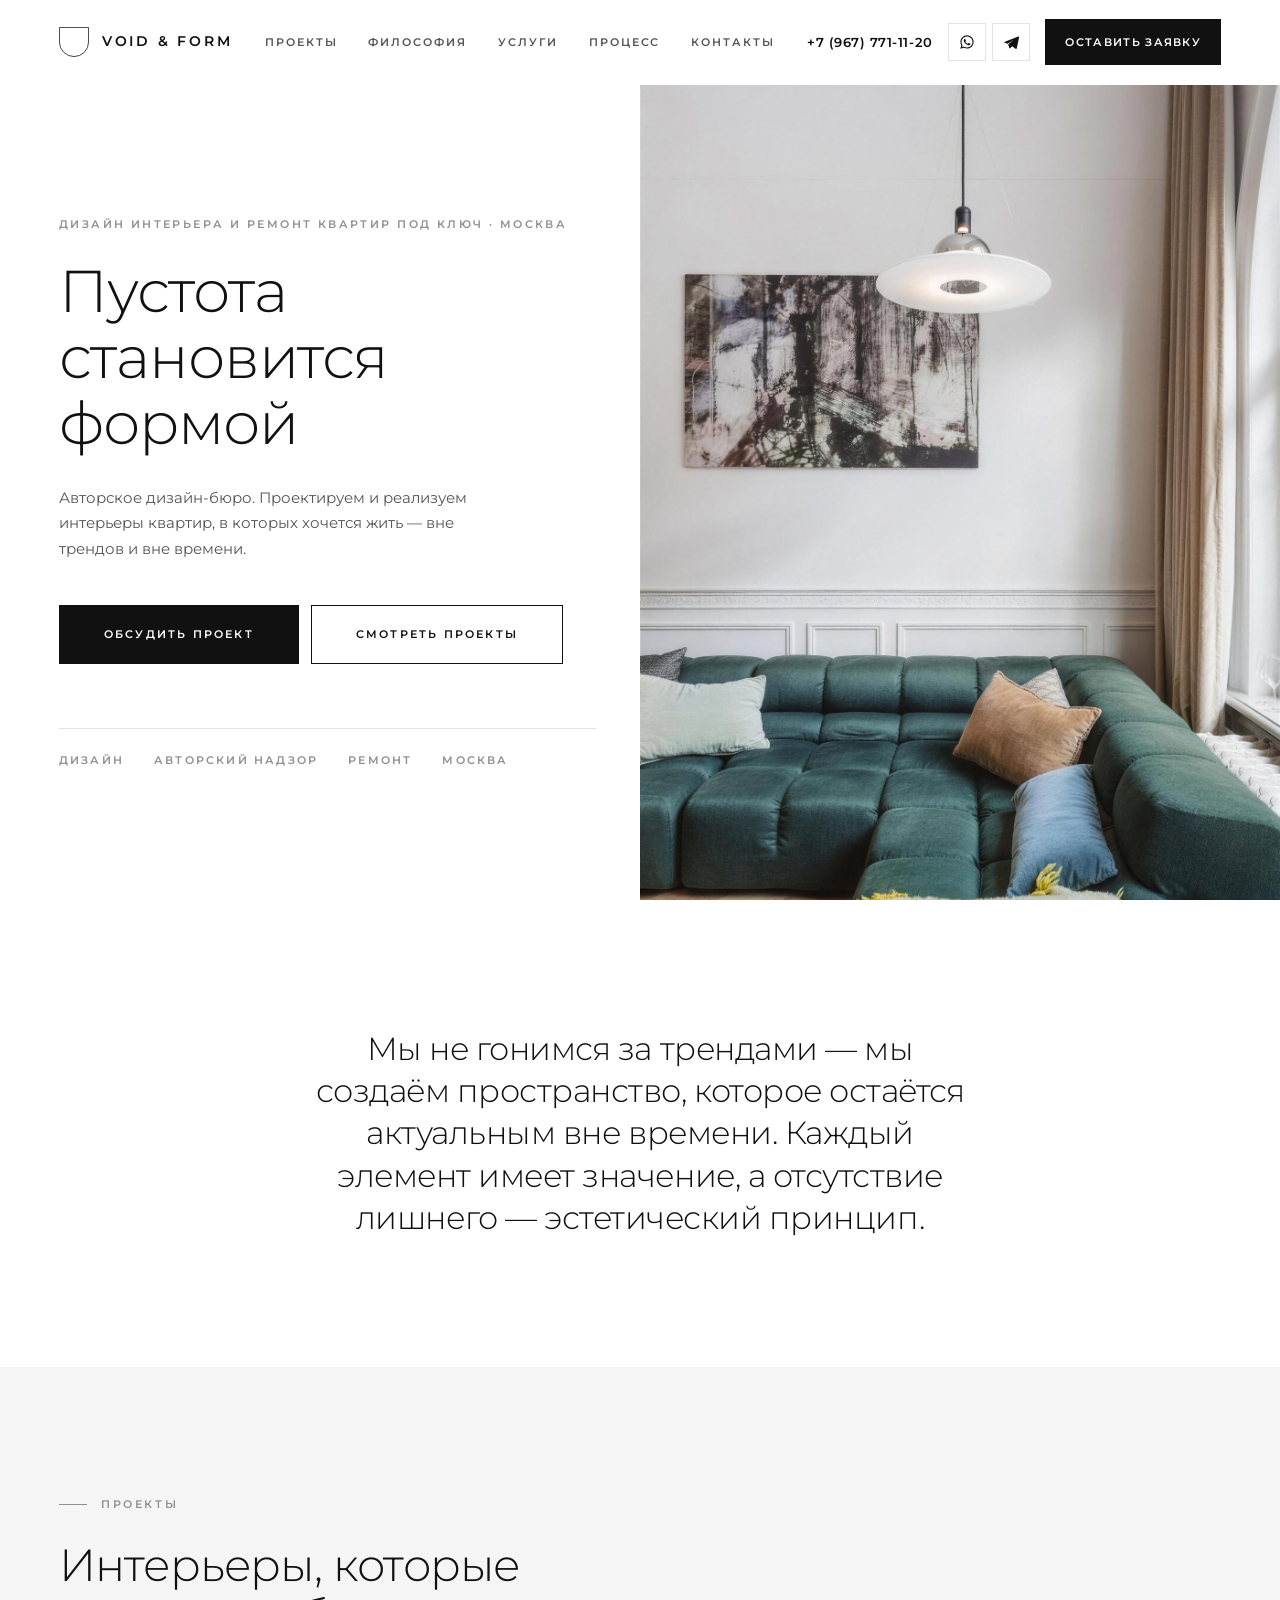
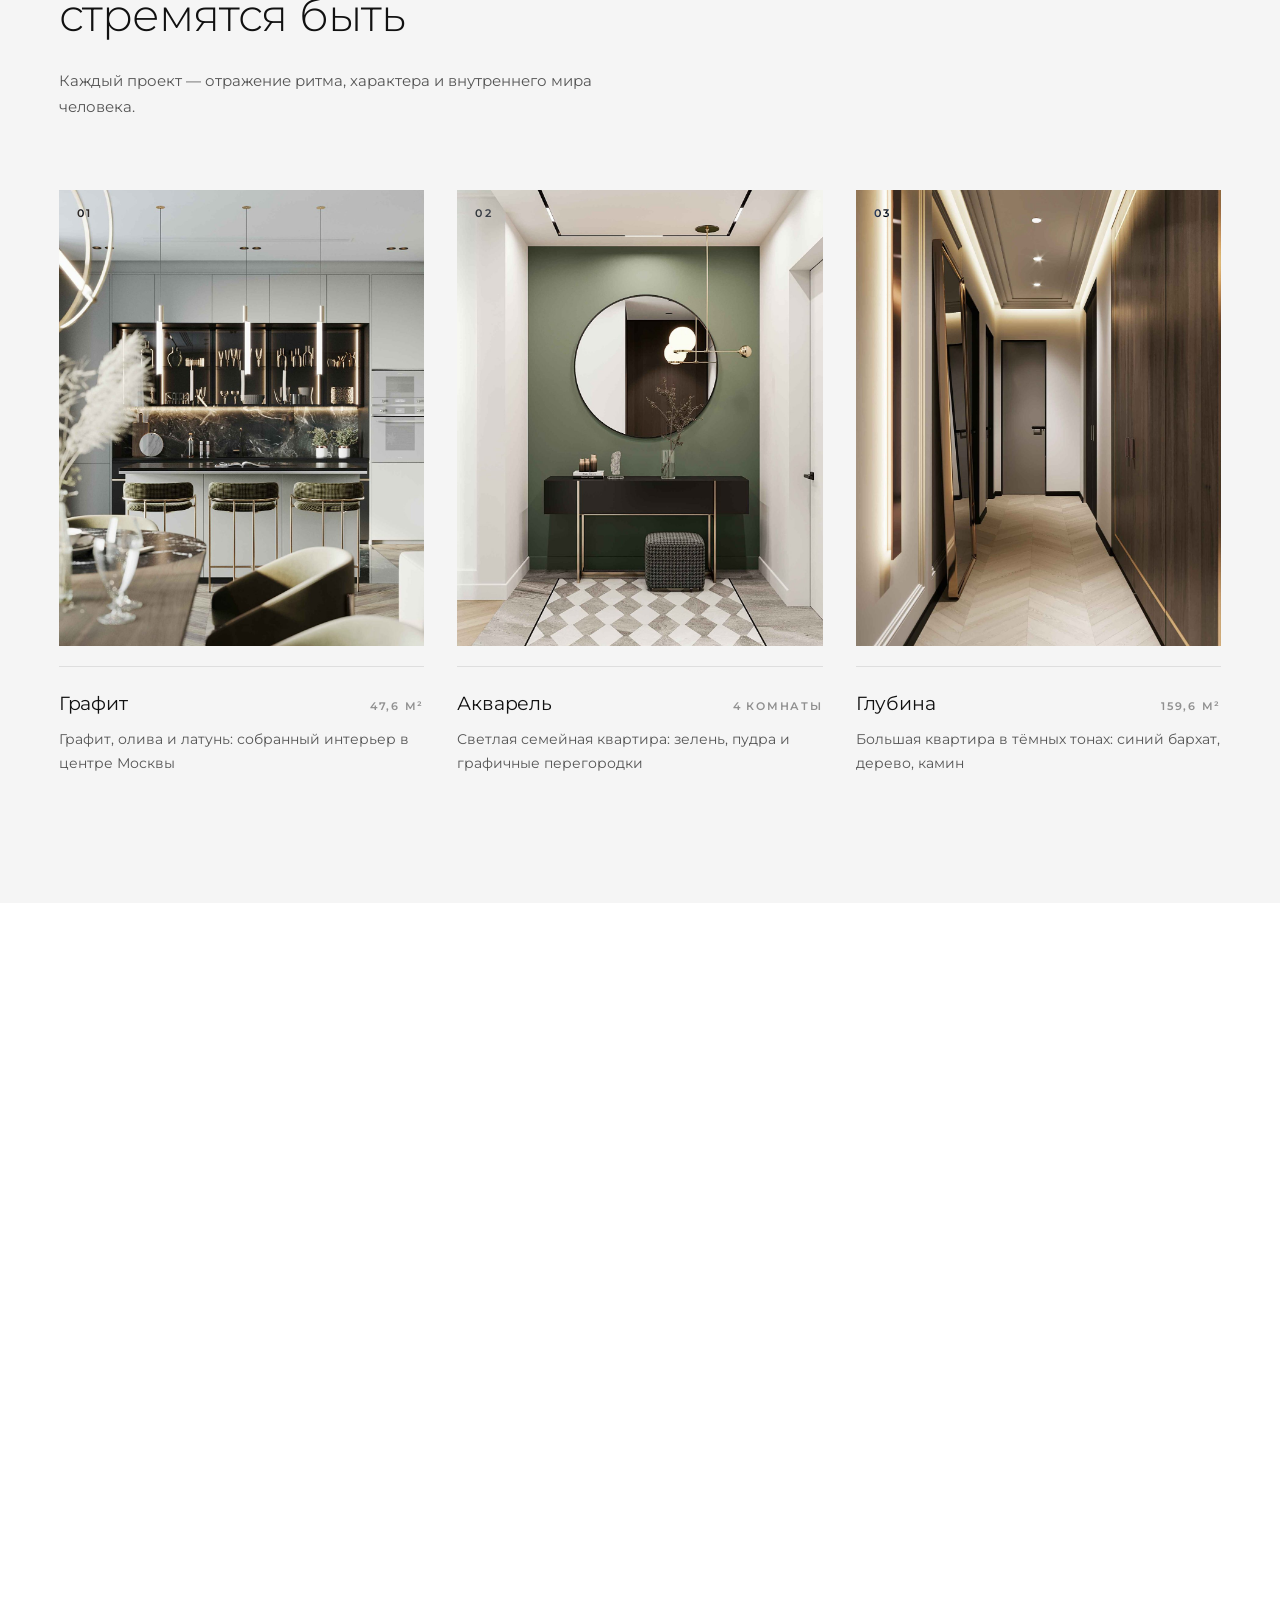
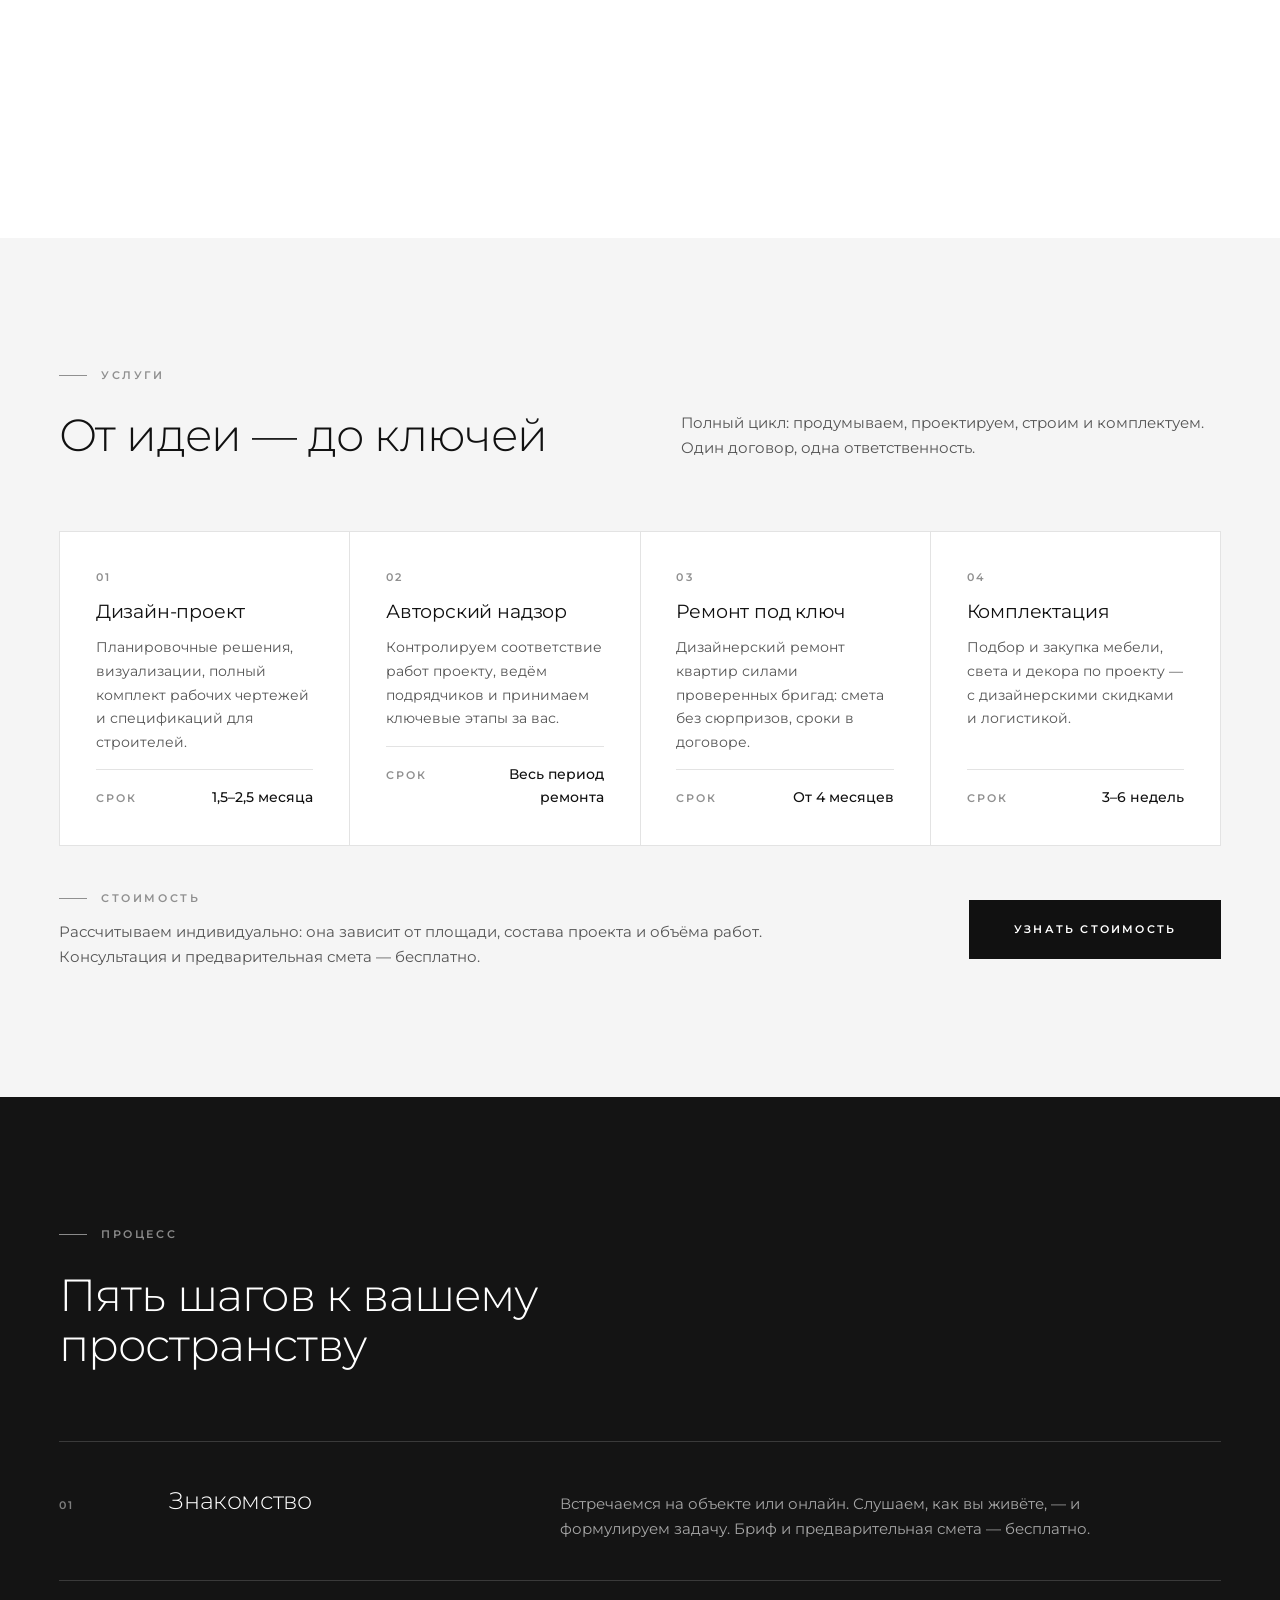
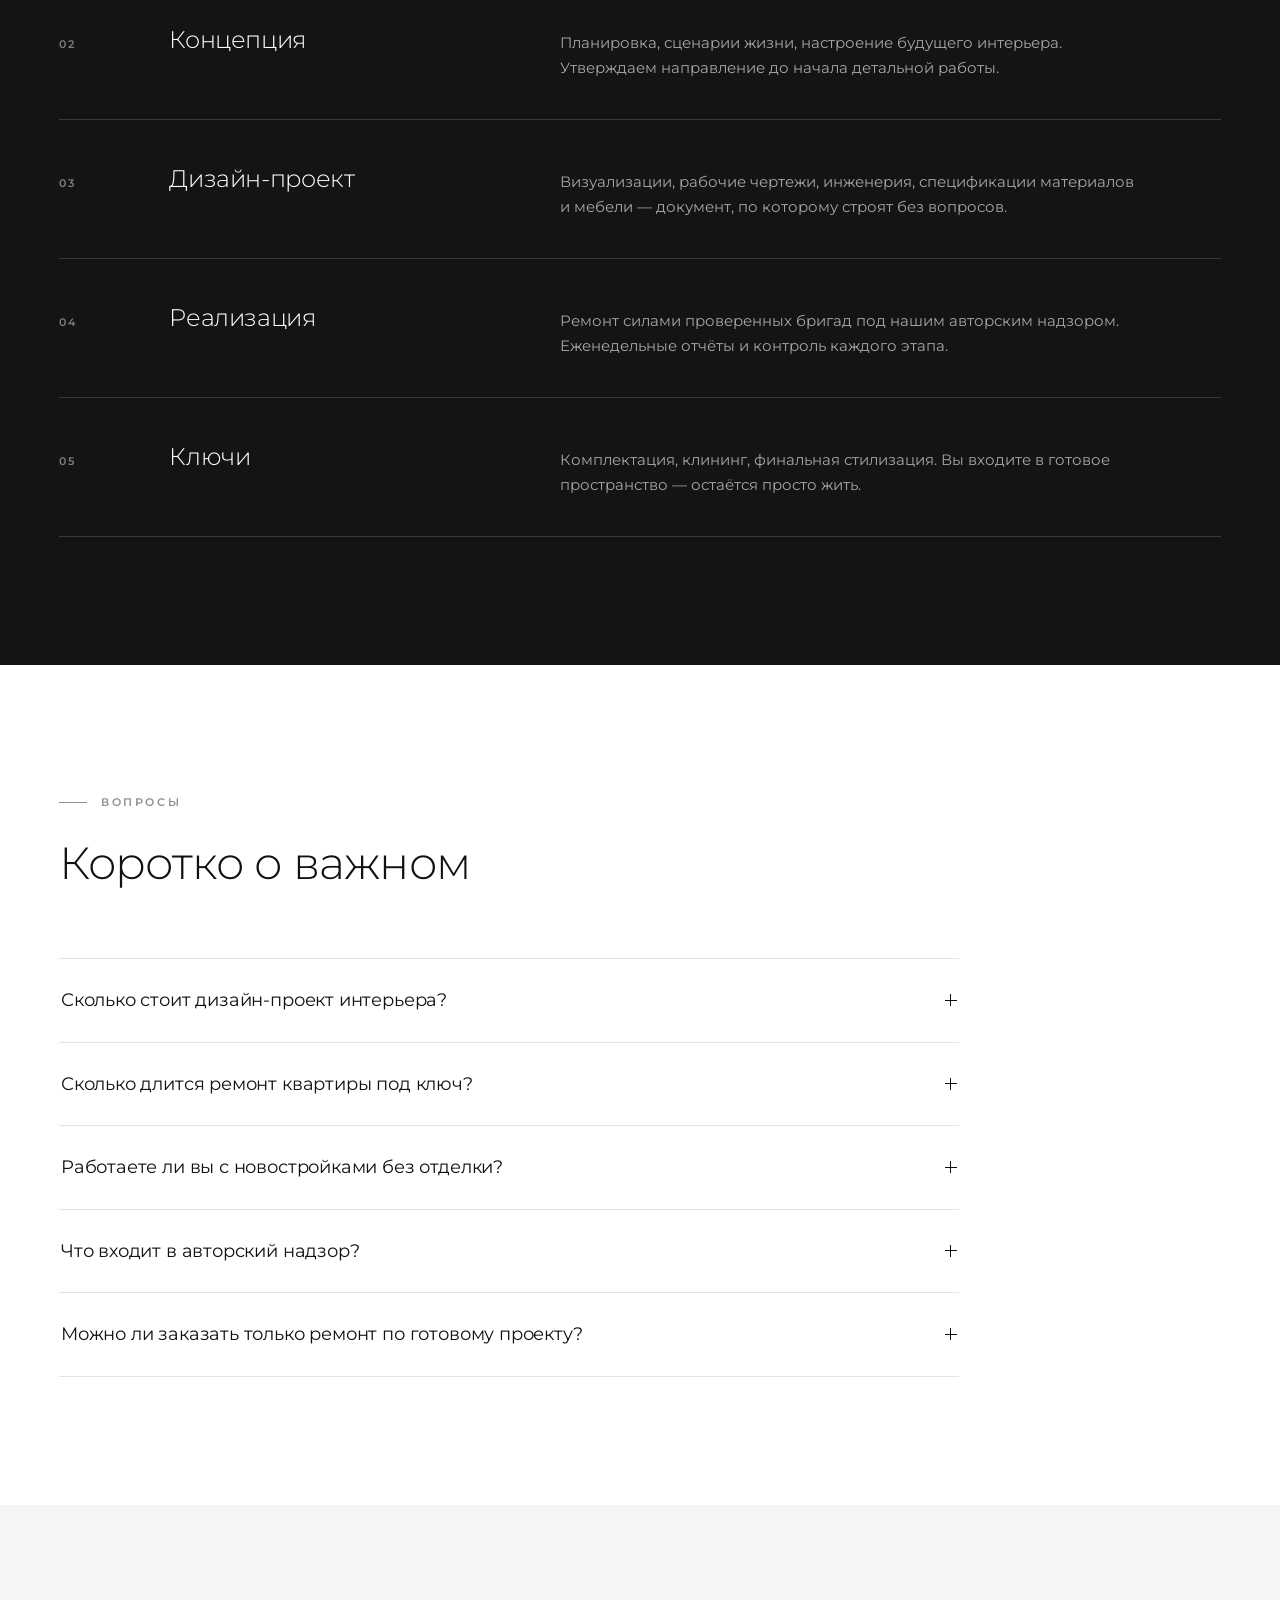
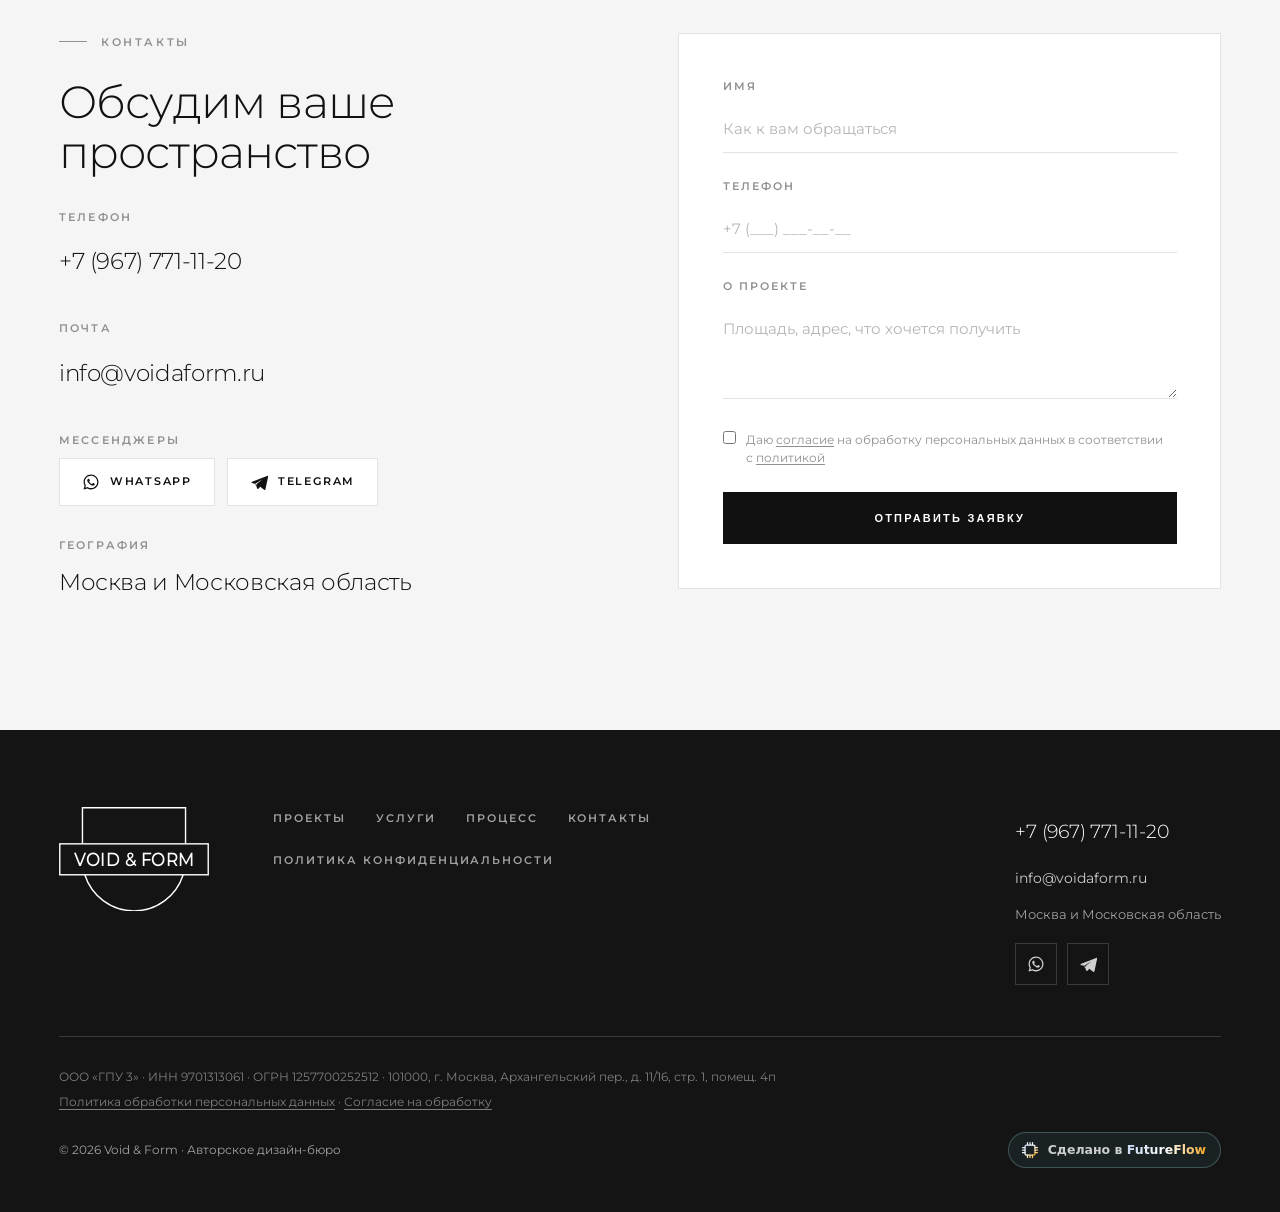
<file: index.html>
<!DOCTYPE html>
<html lang="ru">
<head>
  <meta charset="UTF-8">
  <meta name="viewport" content="width=device-width, initial-scale=1">
  <title>Дизайн интерьера и ремонт квартир под ключ в Москве — Void &amp; Form</title>
  <meta name="description" content="Авторское дизайн-бюро Void & Form: дизайн-проекты интерьеров, авторский надзор и дизайнерский ремонт квартир под ключ в Москве. Бесплатная консультация и смета.">
  <link rel="canonical" href="https://voidaform.ru/">
  <meta name="robots" content="index, follow">

  <meta property="og:type" content="website">
  <meta property="og:site_name" content="Void & Form">
  <meta property="og:locale" content="ru_RU">
  <meta property="og:title" content="Void & Form — авторское дизайн-бюро">
  <meta property="og:description" content="Дизайн интерьера и дизайнерский ремонт квартир под ключ. Пустота становится формой — форма обретает смысл.">
  <meta property="og:url" content="https://voidaform.ru/">
  <meta property="og:image" content="https://voidaform.ru/assets/img/hero.jpg">
  <meta name="twitter:card" content="summary_large_image">

  <link rel="icon" href="favicon.svg" type="image/svg+xml">

  <link rel="preload" href="assets/fonts/montserrat-cyrillic.woff2" as="font" type="font/woff2" crossorigin>
  <link rel="preload" href="assets/fonts/montserrat-latin.woff2" as="font" type="font/woff2" crossorigin>
  <link rel="stylesheet" href="css/style.css">
  <noscript><style>.reveal { opacity: 1; transform: none; }</style></noscript>
  <link rel="preload" as="image" href="assets/img/hero.jpg">

  <script type="application/ld+json">
  {
    "@context": "https://schema.org",
    "@type": "ProfessionalService",
    "@id": "https://voidaform.ru/#org",
    "name": "Void & Form",
    "alternateName": "Войд энд Форм — авторское дизайн-бюро",
    "legalName": "ООО «ГПУ 3»",
    "taxID": "9701313061",
    "description": "Авторское дизайн-бюро: дизайн-проекты интерьеров, авторский надзор, дизайнерский ремонт квартир под ключ.",
    "url": "https://voidaform.ru/",
    "telephone": "+79677711120",
    "email": "info@voidaform.ru",
    "image": "https://voidaform.ru/assets/img/hero.jpg",
    "priceRange": "₽₽₽",
    "address": { "@type": "PostalAddress", "streetAddress": "Архангельский пер., д. 11/16, стр. 1, помещ. 4п", "postalCode": "101000", "addressLocality": "Москва", "addressCountry": "RU" },
    "areaServed": "Москва и Московская область",
    "openingHours": "Mo-Su 09:00-21:00",
    "contactPoint": {
      "@type": "ContactPoint",
      "contactType": "customer service",
      "telephone": "+79677711120",
      "email": "info@voidaform.ru",
      "availableLanguage": "Russian",
      "areaServed": "RU"
    },
    "hasOfferCatalog": {
      "@type": "OfferCatalog",
      "name": "Услуги дизайн-бюро Void & Form",
      "itemListElement": [
        {
          "@type": "Offer",
          "itemOffered": {
            "@type": "Service",
            "name": "Дизайн-проект интерьера",
            "serviceType": "Дизайн интерьера квартиры",
            "description": "Планировочные решения, визуализации, полный комплект рабочих чертежей и спецификаций для строителей. Срок — 1,5–2,5 месяца.",
            "areaServed": "Москва и Московская область",
            "provider": { "@id": "https://voidaform.ru/#org" }
          }
        },
        {
          "@type": "Offer",
          "itemOffered": {
            "@type": "Service",
            "name": "Авторский надзор",
            "serviceType": "Авторский надзор за ремонтом",
            "description": "Контроль соответствия работ проекту, ведение подрядчиков и приёмка ключевых этапов на всём периоде ремонта.",
            "areaServed": "Москва и Московская область",
            "provider": { "@id": "https://voidaform.ru/#org" }
          }
        },
        {
          "@type": "Offer",
          "itemOffered": {
            "@type": "Service",
            "name": "Ремонт квартиры под ключ",
            "serviceType": "Дизайнерский ремонт квартир под ключ",
            "description": "Ремонт силами проверенных бригад: смета без сюрпризов, сроки в договоре. Срок — от 4 месяцев.",
            "areaServed": "Москва и Московская область",
            "provider": { "@id": "https://voidaform.ru/#org" }
          }
        },
        {
          "@type": "Offer",
          "itemOffered": {
            "@type": "Service",
            "name": "Комплектация объекта",
            "serviceType": "Комплектация интерьера мебелью и светом",
            "description": "Подбор и закупка мебели, света и декора по проекту с дизайнерскими скидками и логистикой. Срок — 3–6 недель.",
            "areaServed": "Москва и Московская область",
            "provider": { "@id": "https://voidaform.ru/#org" }
          }
        }
      ]
    }
  }
  </script>
  <script type="application/ld+json">
  {
    "@context": "https://schema.org",
    "@type": "WebSite",
    "name": "Void & Form",
    "url": "https://voidaform.ru/"
  }
  </script>
  <script type="application/ld+json">
  {
    "@context": "https://schema.org",
    "@type": "FAQPage",
    "mainEntity": [
      {
        "@type": "Question",
        "name": "Сколько стоит дизайн-проект интерьера?",
        "acceptedAnswer": { "@type": "Answer", "text": "Стоимость рассчитывается индивидуально — она зависит от площади, состава проекта и объёма работ. Уточните по телефону +7 (967) 771-11-20: короткая консультация и предварительная смета — бесплатно." }
      },
      {
        "@type": "Question",
        "name": "Сколько длится дизайнерский ремонт квартиры под ключ?",
        "acceptedAnswer": { "@type": "Answer", "text": "Дизайн-проект занимает 1,5–2,5 месяца, ремонт с чистовой отделкой — от 4 до 8 месяцев в зависимости от площади и сложности. Сроки фиксируем в договоре." }
      },
      {
        "@type": "Question",
        "name": "Работаете ли вы с квартирами без отделки в новостройках?",
        "acceptedAnswer": { "@type": "Answer", "text": "Да. Квартира без отделки — идеальная отправная точка: мы проектируем инженерию, свет и планировку с нуля, без компромиссов и переделок." }
      },
      {
        "@type": "Question",
        "name": "Что входит в авторский надзор?",
        "acceptedAnswer": { "@type": "Answer", "text": "Регулярные выезды на объект, контроль соответствия работ проекту, консультации подрядчиков, корректировка решений по месту и приёмка ключевых этапов." }
      },
      {
        "@type": "Question",
        "name": "Можно ли заказать только ремонт по готовому дизайн-проекту?",
        "acceptedAnswer": { "@type": "Answer", "text": "Да, мы реализуем и проекты других студий. Перед стартом проводим аудит документации, чтобы гарантировать результат и точную смету." }
      }
    ]
  }
  </script>
</head>
<body>

  <header class="header" id="header">
    <div class="container header__in">
      <a class="logo" href="./" aria-label="Void &amp; Form — на главную">
        <svg class="logo__mark" viewBox="-3 -3 206 206" aria-hidden="true">
          <path d="M0 100V0h200v100a100 100 0 0 1-200 0Z" fill="none" stroke="currentColor" stroke-width="5.4"/>
        </svg>
        <span class="logo__text">Void &amp; Form</span>
      </a>
      <nav class="nav" id="nav" aria-label="Основная навигация">
        <a href="#projects">Проекты</a>
        <a href="#about">Философия</a>
        <a href="#services">Услуги</a>
        <a href="#process">Процесс</a>
        <a href="#contacts">Контакты</a>
        <div class="nav__contacts">
          <a class="nav__phone" href="tel:+79677711120">+7 (967) 771-11-20</a>
          <div class="nav__messengers">
          <a href="https://wa.me/79677711120" rel="noopener" target="_blank" aria-label="Написать в WhatsApp"><svg viewBox="0 0 24 24" aria-hidden="true"><path d="M12.04 2C6.58 2 2.13 6.45 2.13 11.91c0 1.75.46 3.45 1.32 4.95L2 22l5.25-1.38a9.9 9.9 0 0 0 4.79 1.22h.01c5.46 0 9.91-4.45 9.91-9.91 0-2.65-1.03-5.14-2.9-7.01A9.82 9.82 0 0 0 12.04 2Zm0 18.15h-.01a8.2 8.2 0 0 1-4.19-1.15l-.3-.18-3.12.82.83-3.04-.2-.31a8.19 8.19 0 0 1-1.26-4.38c0-4.54 3.7-8.24 8.25-8.24 2.2 0 4.27.86 5.83 2.42a8.19 8.19 0 0 1 2.41 5.83c0 4.54-3.69 8.23-8.24 8.23Z"/><path d="M16.56 14.24c-.25-.13-1.47-.72-1.69-.81-.23-.08-.39-.12-.56.13-.16.24-.64.8-.78.97-.14.16-.29.19-.53.06-.25-.12-1.05-.38-1.99-1.23-.74-.65-1.23-1.46-1.38-1.71-.14-.24-.01-.38.11-.5.11-.11.25-.29.37-.44.13-.14.17-.24.25-.41.09-.16.04-.3-.02-.43-.06-.12-.56-1.34-.76-1.84-.2-.48-.4-.42-.56-.42-.14-.01-.3-.01-.47-.01-.16 0-.43.06-.65.3-.23.25-.86.84-.86 2.05s.88 2.38 1 2.54c.13.17 1.74 2.65 4.21 3.72.59.25 1.05.4 1.4.52.59.19 1.13.16 1.55.1.47-.07 1.46-.6 1.67-1.18.2-.58.2-1.07.14-1.18-.06-.1-.22-.16-.47-.29Z"/></svg></a>
          <a href="https://t.me/+79677711120" rel="noopener" target="_blank" aria-label="Написать в Telegram"><svg viewBox="0 0 24 24" aria-hidden="true"><path d="M21.94 4.3 2.9 11.64c-1.3.52-1.29 1.26-.24 1.58l4.89 1.52 1.87 5.75c.23.63.11.88.77.88.51 0 .73-.23 1.02-.51l2.47-2.4 5.14 3.8c.94.52 1.62.25 1.86-.87l3.37-15.88c.34-1.37-.53-1.99-1.42-1.58Zm-13.1 10.5-.02.03-.86 2.65-.98-3.03 9.6-6.02-7.74 6.37Z"/></svg></a>
        </div>
          <a class="btn nav__cta" href="#contacts" data-modal-open="Оставить заявку">Оставить заявку</a>
        </div>
      </nav>
      <div class="header__contacts">
        <a class="header__phone" href="tel:+79677711120">+7 (967) 771-11-20</a>
        <div class="header__messengers">
          <a href="https://wa.me/79677711120" rel="noopener" target="_blank" aria-label="Написать в WhatsApp"><svg viewBox="0 0 24 24" aria-hidden="true"><path d="M12.04 2C6.58 2 2.13 6.45 2.13 11.91c0 1.75.46 3.45 1.32 4.95L2 22l5.25-1.38a9.9 9.9 0 0 0 4.79 1.22h.01c5.46 0 9.91-4.45 9.91-9.91 0-2.65-1.03-5.14-2.9-7.01A9.82 9.82 0 0 0 12.04 2Zm0 18.15h-.01a8.2 8.2 0 0 1-4.19-1.15l-.3-.18-3.12.82.83-3.04-.2-.31a8.19 8.19 0 0 1-1.26-4.38c0-4.54 3.7-8.24 8.25-8.24 2.2 0 4.27.86 5.83 2.42a8.19 8.19 0 0 1 2.41 5.83c0 4.54-3.69 8.23-8.24 8.23Z"/><path d="M16.56 14.24c-.25-.13-1.47-.72-1.69-.81-.23-.08-.39-.12-.56.13-.16.24-.64.8-.78.97-.14.16-.29.19-.53.06-.25-.12-1.05-.38-1.99-1.23-.74-.65-1.23-1.46-1.38-1.71-.14-.24-.01-.38.11-.5.11-.11.25-.29.37-.44.13-.14.17-.24.25-.41.09-.16.04-.3-.02-.43-.06-.12-.56-1.34-.76-1.84-.2-.48-.4-.42-.56-.42-.14-.01-.3-.01-.47-.01-.16 0-.43.06-.65.3-.23.25-.86.84-.86 2.05s.88 2.38 1 2.54c.13.17 1.74 2.65 4.21 3.72.59.25 1.05.4 1.4.52.59.19 1.13.16 1.55.1.47-.07 1.46-.6 1.67-1.18.2-.58.2-1.07.14-1.18-.06-.1-.22-.16-.47-.29Z"/></svg></a>
          <a href="https://t.me/+79677711120" rel="noopener" target="_blank" aria-label="Написать в Telegram"><svg viewBox="0 0 24 24" aria-hidden="true"><path d="M21.94 4.3 2.9 11.64c-1.3.52-1.29 1.26-.24 1.58l4.89 1.52 1.87 5.75c.23.63.11.88.77.88.51 0 .73-.23 1.02-.51l2.47-2.4 5.14 3.8c.94.52 1.62.25 1.86-.87l3.37-15.88c.34-1.37-.53-1.99-1.42-1.58Zm-13.1 10.5-.02.03-.86 2.65-.98-3.03 9.6-6.02-7.74 6.37Z"/></svg></a>
        </div>
        <a class="btn btn--sm" href="#contacts" data-modal-open="Оставить заявку">Оставить заявку</a>
      </div>
      <button class="burger" id="burger" aria-label="Открыть меню" aria-expanded="false">
        <span></span><span></span><span></span>
      </button>
    </div>
  </header>

  <main>

    <section class="hero">
      <div class="hero__text">
        <span class="hero__eyebrow">Дизайн интерьера и ремонт квартир под ключ · Москва</span>
        <h1 class="hero__title">Пустота становится формой</h1>
        <p class="hero__sub">Авторское дизайн-бюро. Проектируем и реализуем интерьеры квартир, в которых хочется жить — вне трендов и вне времени.</p>
        <div class="hero__cta">
          <a class="btn" href="#contacts" data-modal-open="Обсудить проект">Обсудить проект</a>
          <a class="btn btn--ghost" href="#projects">Смотреть проекты</a>
        </div>
        <div class="hero__meta">
          <span>Дизайн</span>
          <span>Авторский надзор</span>
          <span>Ремонт</span>
          <span>Москва</span>
        </div>
      </div>
      <div class="hero__media">
        <img src="assets/img/hero.jpg" alt="Интерьер гостиной с зелёным диваном и лепным декором — работа дизайн-бюро Void & Form" fetchpriority="high" width="1400" height="2095">
      </div>
    </section>

    <section class="manifest reveal">
      <div class="container">
        <p class="manifest__quote">Мы не гонимся за трендами — мы создаём пространство, которое остаётся актуальным вне времени. Каждый элемент имеет значение, а отсутствие лишнего — эстетический принцип.</p>
      </div>
    </section>

    <section class="section section--soft" id="projects">
      <div class="container">
        <div class="section__head reveal">
          <div>
            <span class="section-label">Проекты</span>
            <h2 class="section-title">Интерьеры, которые стремятся быть</h2>
          </div>
          <p class="lead">Каждый проект — отражение ритма, характера и внутреннего мира человека.</p>
        </div>
        <div class="projects-grid">
          <a class="project-card reveal" href="projects/grafit.html">
            <div class="project-card__media">
              <span class="project-card__num">01</span>
              <img src="assets/img/grafit-cover.jpg" alt="Кухня с латунными деталями и барными стульями в оливковом бархате — дизайн-проект квартиры 47,6 м², ЖК RedSide" loading="lazy" width="1200" height="1600">
            </div>
            <div class="project-card__body">
              <span class="project-card__name">Графит</span>
              <span class="project-card__area">47,6 м²</span>
            </div>
            <p class="project-card__desc">Графит, олива и латунь: собранный интерьер в центре Москвы</p>
          </a>
          <a class="project-card reveal" href="projects/akvarel.html">
            <div class="project-card__media">
              <span class="project-card__num">02</span>
              <img src="assets/img/akvarel-cover.jpg" alt="Прихожая с круглым зеркалом и зелёной акцентной стеной — дизайн-проект четырёхкомнатной квартиры, ЖК RedSide" loading="lazy" width="1200" height="1600">
            </div>
            <div class="project-card__body">
              <span class="project-card__name">Акварель</span>
              <span class="project-card__area">4 комнаты</span>
            </div>
            <p class="project-card__desc">Светлая семейная квартира: зелень, пудра и графичные перегородки</p>
          </a>
          <a class="project-card reveal" href="projects/glubina.html">
            <div class="project-card__media">
              <span class="project-card__num">03</span>
              <img src="assets/img/glubina-cover.jpg" alt="Коридор с книжными стеллажами и линейной подсветкой — дизайн-проект квартиры 159,6 м², ЖК RedSide" loading="lazy" width="1200" height="1600">
            </div>
            <div class="project-card__body">
              <span class="project-card__name">Глубина</span>
              <span class="project-card__area">159,6 м²</span>
            </div>
            <p class="project-card__desc">Большая квартира в тёмных тонах: синий бархат, дерево, камин</p>
          </a>
        </div>
      </div>
    </section>

    <section class="section" id="about">
      <div class="container about">
        <div class="about__media reveal">
          <img src="assets/img/grafit-6.jpg" alt="Гардеробная со стеклянными фасадами и подсветкой — деталь интерьера Void & Form" loading="lazy" width="1200" height="1600">
        </div>
        <div class="about__text reveal">
          <span class="section-label">Философия</span>
          <h2 class="section-title">Тишина формы и гармония, в которой хочется жить</h2>
          <p>Мы верим, что идеальное пространство рождается там, где пустота становится формой, а форма обретает смысл.</p>
          <p>Void &amp; Form разрабатывает интерьеры, где каждый элемент имеет значение. Наши интерьеры не стремятся впечатлить — они стремятся быть.</p>
          <div class="stats">
            <div class="stat">
              <div class="stat__num">9</div>
              <div class="stat__label">лет практики</div>
            </div>
            <div class="stat">
              <div class="stat__num">64</div>
              <div class="stat__label">проекта</div>
            </div>
            <div class="stat">
              <div class="stat__num">8 400</div>
              <div class="stat__label">м² интерьеров</div>
            </div>
          </div>
        </div>
      </div>
    </section>

    <section class="section section--soft" id="services">
      <div class="container">
        <div class="section__head reveal">
          <div>
            <span class="section-label">Услуги</span>
            <h2 class="section-title">От идеи — до ключей</h2>
          </div>
          <p class="lead">Полный цикл: продумываем, проектируем, строим и комплектуем. Один договор, одна ответственность.</p>
        </div>
        <div class="services-grid reveal">
          <article class="service">
            <span class="service__num">01</span>
            <h3>Дизайн-проект</h3>
            <p>Планировочные решения, визуализации, полный комплект рабочих чертежей и спецификаций для строителей.</p>
            <dl class="service__meta">
              <dt>Срок</dt><dd>1,5–2,5 месяца</dd>
            </dl>
          </article>
          <article class="service">
            <span class="service__num">02</span>
            <h3>Авторский надзор</h3>
            <p>Контролируем соответствие работ проекту, ведём подрядчиков и принимаем ключевые этапы за вас.</p>
            <dl class="service__meta">
              <dt>Срок</dt><dd>Весь период ремонта</dd>
            </dl>
          </article>
          <article class="service">
            <span class="service__num">03</span>
            <h3>Ремонт под ключ</h3>
            <p>Дизайнерский ремонт квартир силами проверенных бригад: смета без сюрпризов, сроки в договоре.</p>
            <dl class="service__meta">
              <dt>Срок</dt><dd>От 4 месяцев</dd>
            </dl>
          </article>
          <article class="service">
            <span class="service__num">04</span>
            <h3>Комплектация</h3>
            <p>Подбор и закупка мебели, света и декора по проекту — с дизайнерскими скидками и логистикой.</p>
            <dl class="service__meta">
              <dt>Срок</dt><dd>3–6 недель</dd>
            </dl>
          </article>
        </div>
        <div class="services-note reveal">
          <div class="services-note__text">
            <span class="section-label">Стоимость</span>
            <p>Рассчитываем индивидуально: она зависит от площади, состава проекта и объёма работ. Консультация и предварительная смета — бесплатно.</p>
          </div>
          <a class="btn" href="#contacts" data-modal-open="Узнать стоимость">Узнать стоимость</a>
        </div>
      </div>
    </section>

    <section class="section section--dark" id="process">
      <div class="container">
        <div class="section__head reveal">
          <div>
            <span class="section-label">Процесс</span>
            <h2 class="section-title">Пять шагов к вашему пространству</h2>
          </div>
        </div>
        <div class="process">
          <div class="process__row reveal">
            <span class="process__num">01</span>
            <span class="process__name">Знакомство</span>
            <p class="process__text">Встречаемся на объекте или онлайн. Слушаем, как вы живёте, — и формулируем задачу. Бриф и предварительная смета — бесплатно.</p>
          </div>
          <div class="process__row reveal">
            <span class="process__num">02</span>
            <span class="process__name">Концепция</span>
            <p class="process__text">Планировка, сценарии жизни, настроение будущего интерьера. Утверждаем направление до начала детальной работы.</p>
          </div>
          <div class="process__row reveal">
            <span class="process__num">03</span>
            <span class="process__name">Дизайн-проект</span>
            <p class="process__text">Визуализации, рабочие чертежи, инженерия, спецификации материалов и мебели — документ, по которому строят без вопросов.</p>
          </div>
          <div class="process__row reveal">
            <span class="process__num">04</span>
            <span class="process__name">Реализация</span>
            <p class="process__text">Ремонт силами проверенных бригад под нашим авторским надзором. Еженедельные отчёты и контроль каждого этапа.</p>
          </div>
          <div class="process__row reveal">
            <span class="process__num">05</span>
            <span class="process__name">Ключи</span>
            <p class="process__text">Комплектация, клининг, финальная стилизация. Вы входите в готовое пространство — остаётся просто жить.</p>
          </div>
        </div>
      </div>
    </section>

    <section class="section" id="faq">
      <div class="container">
        <div class="section__head reveal">
          <div>
            <span class="section-label">Вопросы</span>
            <h2 class="section-title">Коротко о важном</h2>
          </div>
        </div>
        <div class="faq reveal">
          <details>
            <summary>Сколько стоит дизайн-проект интерьера?</summary>
            <p class="faq__a">Стоимость рассчитывается индивидуально — она зависит от площади, состава проекта и объёма работ. Уточните по телефону <a href="tel:+79677711120">+7&nbsp;(967)&nbsp;771-11-20</a>: короткая консультация и предварительная смета — бесплатно.</p>
          </details>
          <details>
            <summary>Сколько длится ремонт квартиры под ключ?</summary>
            <p class="faq__a">Дизайн-проект занимает 1,5–2,5 месяца, ремонт с чистовой отделкой — от 4 до 8 месяцев в зависимости от площади и сложности. Сроки фиксируем в договоре.</p>
          </details>
          <details>
            <summary>Работаете ли вы с новостройками без отделки?</summary>
            <p class="faq__a">Да. Квартира без отделки — идеальная отправная точка: проектируем инженерию, свет и планировку с нуля, без компромиссов и переделок.</p>
          </details>
          <details>
            <summary>Что входит в авторский надзор?</summary>
            <p class="faq__a">Регулярные выезды на объект, контроль соответствия работ проекту, консультации подрядчиков, корректировка решений по месту и приёмка ключевых этапов.</p>
          </details>
          <details>
            <summary>Можно ли заказать только ремонт по готовому проекту?</summary>
            <p class="faq__a">Да, мы реализуем и проекты других студий. Перед стартом проводим аудит документации, чтобы гарантировать результат и точную смету.</p>
          </details>
        </div>
      </div>
    </section>

    <section class="section section--soft" id="contacts">
      <div class="container contact">
        <div class="contact__info reveal">
          <div>
            <span class="section-label">Контакты</span>
            <h2 class="section-title">Обсудим ваше пространство</h2>
          </div>
          <div class="contact__row">
            <div class="contact__label">Телефон</div>
            <a href="tel:+79677711120">+7 (967) 771-11-20</a>
          </div>
          <div class="contact__row">
            <div class="contact__label">Почта</div>
            <a href="mailto:info@voidaform.ru">info@voidaform.ru</a>
          </div>
          <div class="contact__row">
            <div class="contact__label">Мессенджеры</div>
            <div class="messengers">
              <a class="messenger" href="https://wa.me/79677711120" rel="noopener" target="_blank" aria-label="Написать в WhatsApp на +7 967 771-11-20">
                <svg viewBox="0 0 24 24" aria-hidden="true" focusable="false">
                  <path d="M12.04 2C6.58 2 2.13 6.45 2.13 11.91c0 1.75.46 3.45 1.32 4.95L2 22l5.25-1.38a9.9 9.9 0 0 0 4.79 1.22h.01c5.46 0 9.91-4.45 9.91-9.91 0-2.65-1.03-5.14-2.9-7.01A9.82 9.82 0 0 0 12.04 2Zm0 18.15h-.01a8.2 8.2 0 0 1-4.19-1.15l-.3-.18-3.12.82.83-3.04-.2-.31a8.19 8.19 0 0 1-1.26-4.38c0-4.54 3.7-8.24 8.25-8.24 2.2 0 4.27.86 5.83 2.42a8.19 8.19 0 0 1 2.41 5.83c0 4.54-3.69 8.23-8.24 8.23Z"/>
                  <path d="M16.56 14.24c-.25-.13-1.47-.72-1.69-.81-.23-.08-.39-.12-.56.13-.16.24-.64.8-.78.97-.14.16-.29.19-.53.06-.25-.12-1.05-.38-1.99-1.23-.74-.65-1.23-1.46-1.38-1.71-.14-.24-.01-.38.11-.5.11-.11.25-.29.37-.44.13-.14.17-.24.25-.41.09-.16.04-.3-.02-.43-.06-.12-.56-1.34-.76-1.84-.2-.48-.4-.42-.56-.42-.14-.01-.3-.01-.47-.01-.16 0-.43.06-.65.3-.23.25-.86.84-.86 2.05s.88 2.38 1 2.54c.13.17 1.74 2.65 4.21 3.72.59.25 1.05.4 1.4.52.59.19 1.13.16 1.55.1.47-.07 1.46-.6 1.67-1.18.2-.58.2-1.07.14-1.18-.06-.1-.22-.16-.47-.29Z"/>
                </svg>
                <span>WhatsApp</span>
              </a>
              <a class="messenger" href="https://t.me/+79677711120" rel="noopener" target="_blank" aria-label="Написать в Telegram на +7 967 771-11-20">
                <svg viewBox="0 0 24 24" aria-hidden="true" focusable="false">
                  <path d="M21.94 4.3 2.9 11.64c-1.3.52-1.29 1.26-.24 1.58l4.89 1.52 1.87 5.75c.23.63.11.88.77.88.51 0 .73-.23 1.02-.51l2.47-2.4 5.14 3.8c.94.52 1.62.25 1.86-.87l3.37-15.88c.34-1.37-.53-1.99-1.42-1.58Zm-13.1 10.5-.02.03-.86 2.65-.98-3.03 9.6-6.02-7.74 6.37Z"/>
                </svg>
                <span>Telegram</span>
              </a>
            </div>
          </div>
          <div class="contact__row">
            <div class="contact__label">География</div>
            <p>Москва и Московская область</p>
          </div>
        </div>
        <form class="form reveal" id="lead-form" novalidate data-endpoint="api/lead.php">
          <input class="form__trap" type="text" name="company" tabindex="-1" autocomplete="off" aria-hidden="true">
          <input type="hidden" name="source" value="Форма в разделе «Контакты»">
          <div class="form__field">
            <label for="f-name">Имя</label>
            <input id="f-name" name="name" type="text" autocomplete="name" required placeholder="Как к вам обращаться">
          </div>
          <div class="form__field">
            <label for="f-phone">Телефон</label>
            <input id="f-phone" name="phone" type="tel" autocomplete="tel" required placeholder="+7 (___) ___-__-__">
          </div>
          <div class="form__field">
            <label for="f-msg">О проекте</label>
            <textarea id="f-msg" name="message" rows="3" placeholder="Площадь, адрес, что хочется получить"></textarea>
          </div>
          <label class="form__consent">
            <input type="checkbox" required>
            <span>Даю <a href="consent.html">согласие</a> на обработку персональных данных в соответствии с <a href="privacy.html">политикой</a></span>
          </label>
          <button class="btn" type="submit">Отправить заявку</button>
          <p class="form__done">Спасибо! Мы свяжемся с вами в ближайшее время. Быстрее всего — по телефону <a href="tel:+79677711120">+7 (967) 771-11-20</a> или на почту <a href="mailto:info@voidaform.ru">info@voidaform.ru</a>.</p>
        </form>
      </div>
    </section>

  </main>

  <footer class="footer">
    <div class="container">
      <div class="footer__top">
        <a class="footer__logo" href="./" aria-label="Void &amp; Form — на главную">
          <svg viewBox="-1.5 -1.5 291 203" aria-hidden="true">
            <g fill="none" stroke="currentColor" stroke-width="2.7">
              <path d="M44 70V0h200v70"/>
              <path d="M48.606 130A100 100 0 0 0 239.394 130"/>
              <rect x="0" y="70" width="288" height="60"/>
            </g>
            <text x="144" y="112.8" text-anchor="middle" textLength="234.7" lengthAdjust="spacingAndGlyphs"
                  font-family="Montserrat, Helvetica, Arial, sans-serif" font-size="36.6" font-weight="500" fill="currentColor">VOID &amp; FORM</text>
          </svg>
        </a>
        <nav class="footer__nav" aria-label="Навигация в подвале">
          <a href="#projects">Проекты</a>
          <a href="#services">Услуги</a>
          <a href="#process">Процесс</a>
          <a href="#contacts">Контакты</a>
          <a href="privacy.html">Политика конфиденциальности</a>
        </nav>
        <div class="footer__contact">
          <a class="footer__phone" href="tel:+79677711120">+7 (967) 771-11-20</a>
          <a class="footer__mail" href="mailto:info@voidaform.ru">info@voidaform.ru</a>
          <span>Москва и Московская область</span>
          <div class="footer__messengers">
            <a href="https://wa.me/79677711120" rel="noopener" target="_blank" aria-label="Написать в WhatsApp"><svg viewBox="0 0 24 24" aria-hidden="true"><path d="M12.04 2C6.58 2 2.13 6.45 2.13 11.91c0 1.75.46 3.45 1.32 4.95L2 22l5.25-1.38a9.9 9.9 0 0 0 4.79 1.22h.01c5.46 0 9.91-4.45 9.91-9.91 0-2.65-1.03-5.14-2.9-7.01A9.82 9.82 0 0 0 12.04 2Zm0 18.15h-.01a8.2 8.2 0 0 1-4.19-1.15l-.3-.18-3.12.82.83-3.04-.2-.31a8.19 8.19 0 0 1-1.26-4.38c0-4.54 3.7-8.24 8.25-8.24 2.2 0 4.27.86 5.83 2.42a8.19 8.19 0 0 1 2.41 5.83c0 4.54-3.69 8.23-8.24 8.23Z"/><path d="M16.56 14.24c-.25-.13-1.47-.72-1.69-.81-.23-.08-.39-.12-.56.13-.16.24-.64.8-.78.97-.14.16-.29.19-.53.06-.25-.12-1.05-.38-1.99-1.23-.74-.65-1.23-1.46-1.38-1.71-.14-.24-.01-.38.11-.5.11-.11.25-.29.37-.44.13-.14.17-.24.25-.41.09-.16.04-.3-.02-.43-.06-.12-.56-1.34-.76-1.84-.2-.48-.4-.42-.56-.42-.14-.01-.3-.01-.47-.01-.16 0-.43.06-.65.3-.23.25-.86.84-.86 2.05s.88 2.38 1 2.54c.13.17 1.74 2.65 4.21 3.72.59.25 1.05.4 1.4.52.59.19 1.13.16 1.55.1.47-.07 1.46-.6 1.67-1.18.2-.58.2-1.07.14-1.18-.06-.1-.22-.16-.47-.29Z"/></svg></a>
            <a href="https://t.me/+79677711120" rel="noopener" target="_blank" aria-label="Написать в Telegram"><svg viewBox="0 0 24 24" aria-hidden="true"><path d="M21.94 4.3 2.9 11.64c-1.3.52-1.29 1.26-.24 1.58l4.89 1.52 1.87 5.75c.23.63.11.88.77.88.51 0 .73-.23 1.02-.51l2.47-2.4 5.14 3.8c.94.52 1.62.25 1.86-.87l3.37-15.88c.34-1.37-.53-1.99-1.42-1.58Zm-13.1 10.5-.02.03-.86 2.65-.98-3.03 9.6-6.02-7.74 6.37Z"/></svg></a>
          </div>
        </div>
      </div>
      <div class="footer__legal">
        <span>ООО «ГПУ 3» · ИНН 9701313061 · ОГРН 1257700252512 · 101000, г. Москва, Архангельский пер., д. 11/16, стр. 1, помещ. 4п</span>
        <span><a href="privacy.html">Политика обработки персональных данных</a> · <a href="consent.html">Согласие на обработку</a></span>
      </div>
      <div class="footer__bottom">
        <span>© 2026 Void &amp; Form · Авторское дизайн-бюро</span>
        <a class="ff-badge" href="https://futureflow.ru" target="_blank" rel="noopener" aria-label="Сделано в FutureFlow"
           style="display:inline-flex;align-items:center;gap:8px;padding:7px 14px 7px 11px;border-radius:100px;background:#1a2122;border:1px solid rgba(108,146,149,.45);color:rgba(255,255,255,.78);text-decoration:none;font:600 12.5px/1 system-ui,-apple-system,'Segoe UI',Roboto,Arial,sans-serif">
          <svg width="20" height="20" viewBox="0 0 32 32" fill="none" stroke="url(#ffGrad)" stroke-width="2" stroke-linecap="round" stroke-linejoin="round" aria-hidden="true">
            <defs><linearGradient id="ffGrad" x1="0" y1="0" x2="1" y2="1"><stop offset="0" stop-color="#c8dcf4"/><stop offset=".5" stop-color="#fff"/><stop offset="1" stop-color="#f5a623"/></linearGradient></defs>
            <rect x="8" y="8" width="16" height="16" rx="2.5"/>
            <path d="M12 8V4M16 8V4M20 8V4 M12 28V24M16 28V24M20 28V24 M8 12H4M8 16H4M8 20H4 M28 12H24M28 16H24M28 20H24"/>
          </svg>
          <span>Сделано в&nbsp;<span style="font-weight:700;background:linear-gradient(90deg,#c8dcf4,#fff 50%,#f5a623);-webkit-background-clip:text;background-clip:text;-webkit-text-fill-color:transparent;color:transparent">FutureFlow</span></span>
        </a>
      </div>
    </div>
  </footer>

  <div class="lightbox" id="lightbox" role="dialog" aria-label="Просмотр фотографии">
    <img alt="">
  </div>

  <!-- Быстрая связь: показывается только на смартфонах -->
  <div class="fab" id="fab">
    <div class="fab__menu" id="fab-menu">
      <a class="fab__item" href="tel:+79677711120"><svg viewBox="0 0 24 24" aria-hidden="true"><path d="M6.6 10.8a15.1 15.1 0 0 0 6.6 6.6l2.2-2.2c.3-.3.7-.4 1-.2 1.2.4 2.4.6 3.6.6.6 0 1 .4 1 1V20c0 .6-.4 1-1 1-9.4 0-17-7.6-17-17 0-.6.4-1 1-1h3.5c.6 0 1 .4 1 1 0 1.3.2 2.5.6 3.6.1.4 0 .7-.2 1l-2.3 2.2Z"/></svg><span>Позвонить</span></a>
      <a class="fab__item" href="https://wa.me/79677711120" rel="noopener" target="_blank"><svg viewBox="0 0 24 24" aria-hidden="true"><path d="M12.04 2C6.58 2 2.13 6.45 2.13 11.91c0 1.75.46 3.45 1.32 4.95L2 22l5.25-1.38a9.9 9.9 0 0 0 4.79 1.22h.01c5.46 0 9.91-4.45 9.91-9.91 0-2.65-1.03-5.14-2.9-7.01A9.82 9.82 0 0 0 12.04 2Zm0 18.15h-.01a8.2 8.2 0 0 1-4.19-1.15l-.3-.18-3.12.82.83-3.04-.2-.31a8.19 8.19 0 0 1-1.26-4.38c0-4.54 3.7-8.24 8.25-8.24 2.2 0 4.27.86 5.83 2.42a8.19 8.19 0 0 1 2.41 5.83c0 4.54-3.69 8.23-8.24 8.23Z"/><path d="M16.56 14.24c-.25-.13-1.47-.72-1.69-.81-.23-.08-.39-.12-.56.13-.16.24-.64.8-.78.97-.14.16-.29.19-.53.06-.25-.12-1.05-.38-1.99-1.23-.74-.65-1.23-1.46-1.38-1.71-.14-.24-.01-.38.11-.5.11-.11.25-.29.37-.44.13-.14.17-.24.25-.41.09-.16.04-.3-.02-.43-.06-.12-.56-1.34-.76-1.84-.2-.48-.4-.42-.56-.42-.14-.01-.3-.01-.47-.01-.16 0-.43.06-.65.3-.23.25-.86.84-.86 2.05s.88 2.38 1 2.54c.13.17 1.74 2.65 4.21 3.72.59.25 1.05.4 1.4.52.59.19 1.13.16 1.55.1.47-.07 1.46-.6 1.67-1.18.2-.58.2-1.07.14-1.18-.06-.1-.22-.16-.47-.29Z"/></svg><span>WhatsApp</span></a>
      <a class="fab__item" href="https://t.me/+79677711120" rel="noopener" target="_blank"><svg viewBox="0 0 24 24" aria-hidden="true"><path d="M21.94 4.3 2.9 11.64c-1.3.52-1.29 1.26-.24 1.58l4.89 1.52 1.87 5.75c.23.63.11.88.77.88.51 0 .73-.23 1.02-.51l2.47-2.4 5.14 3.8c.94.52 1.62.25 1.86-.87l3.37-15.88c.34-1.37-.53-1.99-1.42-1.58Zm-13.1 10.5-.02.03-.86 2.65-.98-3.03 9.6-6.02-7.74 6.37Z"/></svg><span>Telegram</span></a>
    </div>
    <button class="fab__toggle" id="fab-toggle" type="button" aria-label="Связаться с нами" aria-expanded="false" aria-controls="fab-menu"><svg viewBox="0 0 24 24" aria-hidden="true"><path d="M11 5h2v14h-2z"/><path d="M5 11h14v2H5z"/></svg></button>
  </div>

  <div class="modal" id="callback-modal" aria-hidden="true">
    <div class="modal__overlay" data-modal-close></div>
    <div class="modal__box" role="dialog" aria-modal="true" aria-labelledby="callback-title" tabindex="-1">
      <button class="modal__close" type="button" data-modal-close aria-label="Закрыть окно"></button>
      <h2 class="modal__title" id="callback-title">Оставить заявку</h2>
      <p class="modal__text">Оставьте имя и телефон — перезвоним в течение рабочего дня и бесплатно посчитаем смету.</p>
      <form class="form" id="callback-form" novalidate data-endpoint="api/lead.php">
        <input class="form__trap" type="text" name="company" tabindex="-1" autocomplete="off" aria-hidden="true">
        <input type="hidden" name="source" value="Оставить заявку">
        <div class="form__field">
          <label for="cb-name">Имя</label>
          <input id="cb-name" name="name" type="text" autocomplete="name" required placeholder="Как к вам обращаться">
        </div>
        <div class="form__field">
          <label for="cb-phone">Телефон</label>
          <input id="cb-phone" name="phone" type="tel" autocomplete="tel" required placeholder="+7 (___) ___-__-__">
        </div>
        <label class="form__consent">
          <input type="checkbox" required>
          <span>Даю <a href="consent.html">согласие</a> на обработку персональных данных в соответствии с <a href="privacy.html">политикой</a></span>
        </label>
        <button class="btn" type="submit">Отправить заявку</button>
        <p class="form__done">Спасибо! Мы свяжемся с вами в ближайшее время.</p>
      </form>
    </div>
  </div>

  <script src="js/main.js?v=2" defer></script>
</body>
</html>
</file>
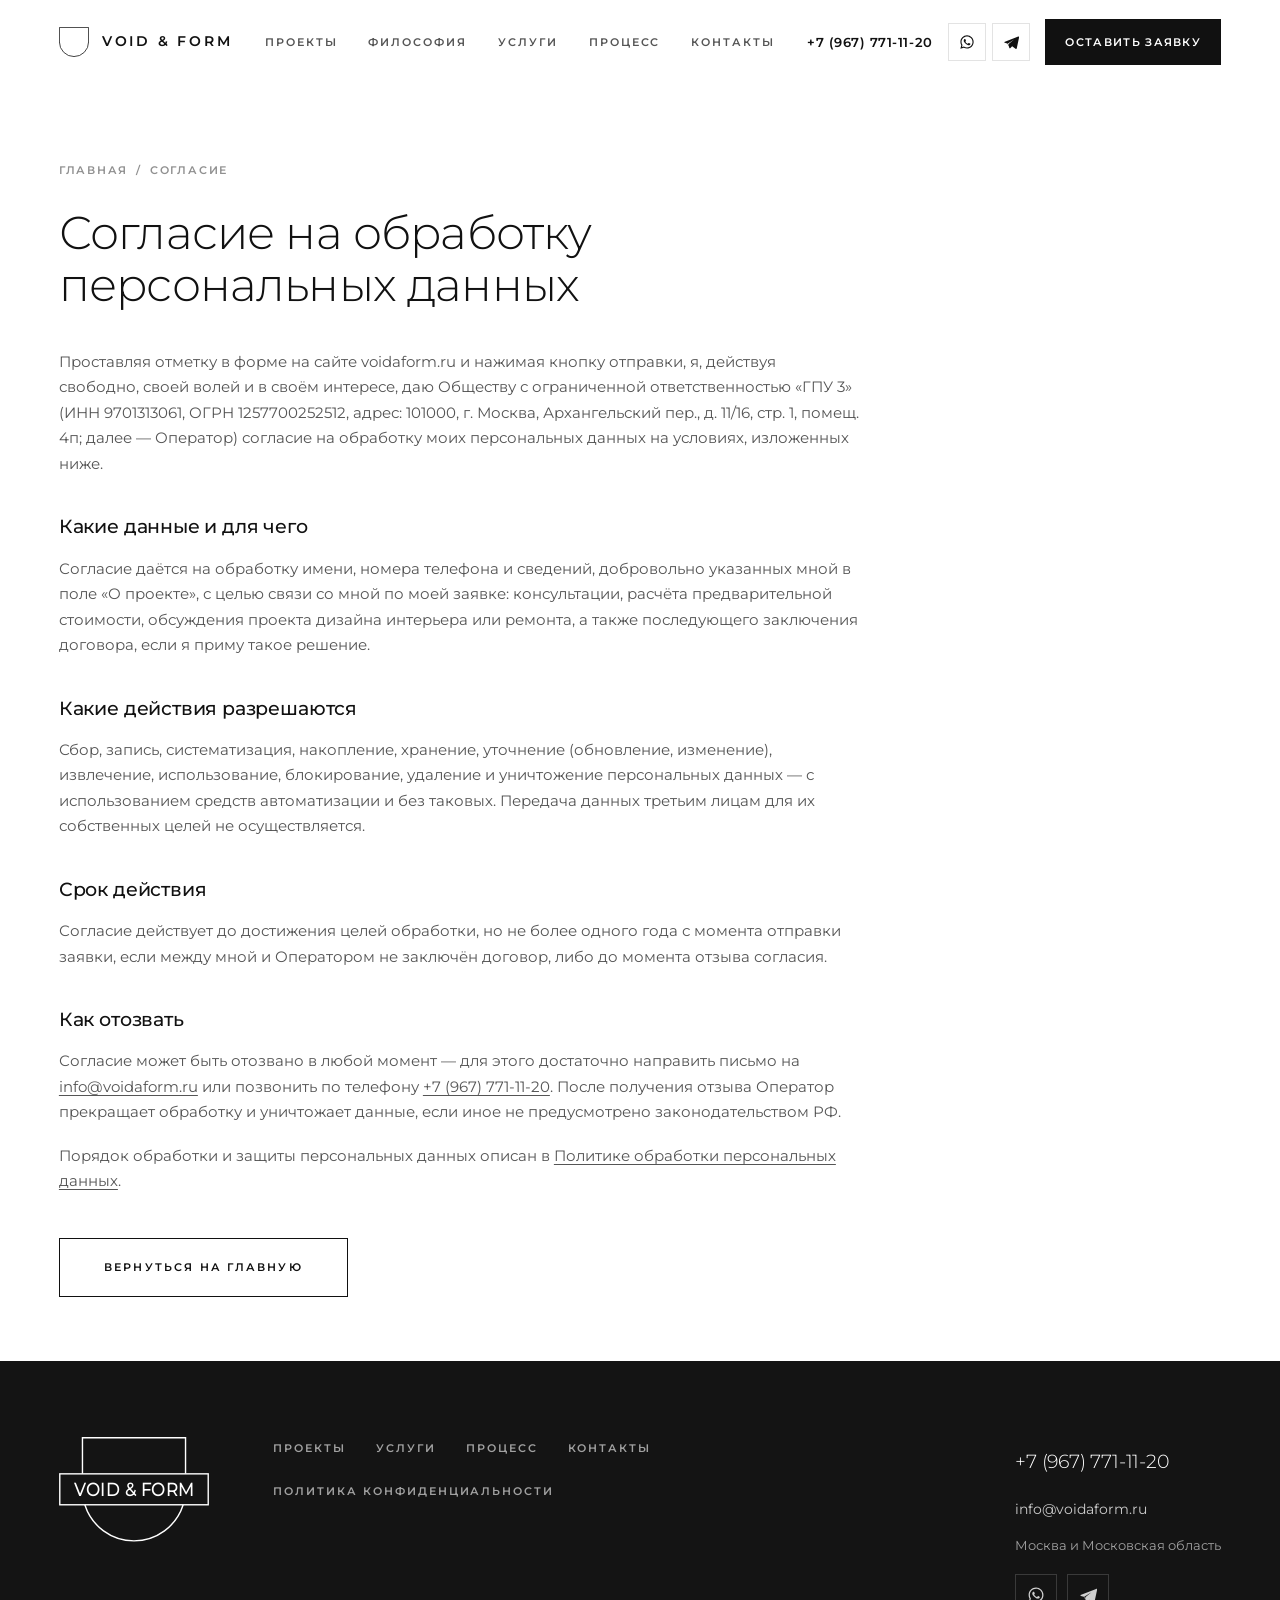
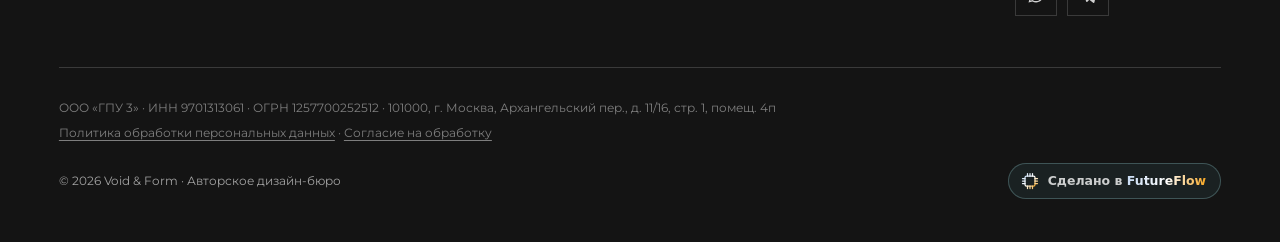
<file: consent.html>
<!DOCTYPE html>
<html lang="ru">
<head>
  <meta charset="UTF-8">
  <meta name="viewport" content="width=device-width, initial-scale=1">
  <title>Согласие на обработку персональных данных | Void &amp; Form</title>
  <meta name="description" content="Согласие на обработку персональных данных, которое посетитель сайта voidaform.ru даёт при отправке формы.">
  <link rel="canonical" href="https://voidaform.ru/consent.html">
  <meta name="robots" content="noindex, follow">
  <link rel="icon" href="favicon.svg" type="image/svg+xml">
  <link rel="preload" href="assets/fonts/montserrat-cyrillic.woff2" as="font" type="font/woff2" crossorigin>
  <link rel="preload" href="assets/fonts/montserrat-latin.woff2" as="font" type="font/woff2" crossorigin>
  <link rel="stylesheet" href="css/style.css">
  <noscript><style>.reveal { opacity: 1; transform: none; }</style></noscript>
</head>
<body>

  <header class="header is-scrolled" id="header">
    <div class="container header__in">
      <a class="logo" href="./" aria-label="Void &amp; Form — на главную">
        <svg class="logo__mark" viewBox="-3 -3 206 206" aria-hidden="true">
          <path d="M0 100V0h200v100a100 100 0 0 1-200 0Z" fill="none" stroke="currentColor" stroke-width="5.4"/>
        </svg>
        <span class="logo__text">Void &amp; Form</span>
      </a>
      <nav class="nav" id="nav" aria-label="Основная навигация">
        <a href="index.html#projects">Проекты</a>
        <a href="index.html#about">Философия</a>
        <a href="index.html#services">Услуги</a>
        <a href="index.html#process">Процесс</a>
        <a href="index.html#contacts">Контакты</a>
        <div class="nav__contacts">
          <a class="nav__phone" href="tel:+79677711120">+7 (967) 771-11-20</a>
          <div class="nav__messengers">
          <a href="https://wa.me/79677711120" rel="noopener" target="_blank" aria-label="Написать в WhatsApp"><svg viewBox="0 0 24 24" aria-hidden="true"><path d="M12.04 2C6.58 2 2.13 6.45 2.13 11.91c0 1.75.46 3.45 1.32 4.95L2 22l5.25-1.38a9.9 9.9 0 0 0 4.79 1.22h.01c5.46 0 9.91-4.45 9.91-9.91 0-2.65-1.03-5.14-2.9-7.01A9.82 9.82 0 0 0 12.04 2Zm0 18.15h-.01a8.2 8.2 0 0 1-4.19-1.15l-.3-.18-3.12.82.83-3.04-.2-.31a8.19 8.19 0 0 1-1.26-4.38c0-4.54 3.7-8.24 8.25-8.24 2.2 0 4.27.86 5.83 2.42a8.19 8.19 0 0 1 2.41 5.83c0 4.54-3.69 8.23-8.24 8.23Z"/><path d="M16.56 14.24c-.25-.13-1.47-.72-1.69-.81-.23-.08-.39-.12-.56.13-.16.24-.64.8-.78.97-.14.16-.29.19-.53.06-.25-.12-1.05-.38-1.99-1.23-.74-.65-1.23-1.46-1.38-1.71-.14-.24-.01-.38.11-.5.11-.11.25-.29.37-.44.13-.14.17-.24.25-.41.09-.16.04-.3-.02-.43-.06-.12-.56-1.34-.76-1.84-.2-.48-.4-.42-.56-.42-.14-.01-.3-.01-.47-.01-.16 0-.43.06-.65.3-.23.25-.86.84-.86 2.05s.88 2.38 1 2.54c.13.17 1.74 2.65 4.21 3.72.59.25 1.05.4 1.4.52.59.19 1.13.16 1.55.1.47-.07 1.46-.6 1.67-1.18.2-.58.2-1.07.14-1.18-.06-.1-.22-.16-.47-.29Z"/></svg></a>
          <a href="https://t.me/+79677711120" rel="noopener" target="_blank" aria-label="Написать в Telegram"><svg viewBox="0 0 24 24" aria-hidden="true"><path d="M21.94 4.3 2.9 11.64c-1.3.52-1.29 1.26-.24 1.58l4.89 1.52 1.87 5.75c.23.63.11.88.77.88.51 0 .73-.23 1.02-.51l2.47-2.4 5.14 3.8c.94.52 1.62.25 1.86-.87l3.37-15.88c.34-1.37-.53-1.99-1.42-1.58Zm-13.1 10.5-.02.03-.86 2.65-.98-3.03 9.6-6.02-7.74 6.37Z"/></svg></a>
        </div>
          <a class="btn nav__cta" href="index.html#contacts" data-modal-open="Оставить заявку">Оставить заявку</a>
        </div>
      </nav>
      <div class="header__contacts">
        <a class="header__phone" href="tel:+79677711120">+7 (967) 771-11-20</a>
        <div class="header__messengers">
          <a href="https://wa.me/79677711120" rel="noopener" target="_blank" aria-label="Написать в WhatsApp"><svg viewBox="0 0 24 24" aria-hidden="true"><path d="M12.04 2C6.58 2 2.13 6.45 2.13 11.91c0 1.75.46 3.45 1.32 4.95L2 22l5.25-1.38a9.9 9.9 0 0 0 4.79 1.22h.01c5.46 0 9.91-4.45 9.91-9.91 0-2.65-1.03-5.14-2.9-7.01A9.82 9.82 0 0 0 12.04 2Zm0 18.15h-.01a8.2 8.2 0 0 1-4.19-1.15l-.3-.18-3.12.82.83-3.04-.2-.31a8.19 8.19 0 0 1-1.26-4.38c0-4.54 3.7-8.24 8.25-8.24 2.2 0 4.27.86 5.83 2.42a8.19 8.19 0 0 1 2.41 5.83c0 4.54-3.69 8.23-8.24 8.23Z"/><path d="M16.56 14.24c-.25-.13-1.47-.72-1.69-.81-.23-.08-.39-.12-.56.13-.16.24-.64.8-.78.97-.14.16-.29.19-.53.06-.25-.12-1.05-.38-1.99-1.23-.74-.65-1.23-1.46-1.38-1.71-.14-.24-.01-.38.11-.5.11-.11.25-.29.37-.44.13-.14.17-.24.25-.41.09-.16.04-.3-.02-.43-.06-.12-.56-1.34-.76-1.84-.2-.48-.4-.42-.56-.42-.14-.01-.3-.01-.47-.01-.16 0-.43.06-.65.3-.23.25-.86.84-.86 2.05s.88 2.38 1 2.54c.13.17 1.74 2.65 4.21 3.72.59.25 1.05.4 1.4.52.59.19 1.13.16 1.55.1.47-.07 1.46-.6 1.67-1.18.2-.58.2-1.07.14-1.18-.06-.1-.22-.16-.47-.29Z"/></svg></a>
          <a href="https://t.me/+79677711120" rel="noopener" target="_blank" aria-label="Написать в Telegram"><svg viewBox="0 0 24 24" aria-hidden="true"><path d="M21.94 4.3 2.9 11.64c-1.3.52-1.29 1.26-.24 1.58l4.89 1.52 1.87 5.75c.23.63.11.88.77.88.51 0 .73-.23 1.02-.51l2.47-2.4 5.14 3.8c.94.52 1.62.25 1.86-.87l3.37-15.88c.34-1.37-.53-1.99-1.42-1.58Zm-13.1 10.5-.02.03-.86 2.65-.98-3.03 9.6-6.02-7.74 6.37Z"/></svg></a>
        </div>
        <a class="btn btn--sm" href="index.html#contacts" data-modal-open="Оставить заявку">Оставить заявку</a>
      </div>
      <button class="burger" id="burger" aria-label="Открыть меню" aria-expanded="false">
        <span></span><span></span><span></span>
      </button>
    </div>
  </header>

  <main>
    <section class="project-hero">
      <div class="container">
        <div class="text-page">
          <nav class="breadcrumbs" aria-label="Хлебные крошки">
            <a href="./">Главная</a><span>/</span><span>Согласие</span>
          </nav>
          <h1 style="font-size: clamp(28px, 3.6vw, 46px)">Согласие на обработку персональных данных</h1>
          <div class="text-page__body">
            <p>Проставляя отметку в форме на сайте voidaform.ru и нажимая кнопку отправки, я, действуя свободно, своей волей и в своём интересе, даю Обществу с ограниченной ответственностью «ГПУ 3» (ИНН 9701313061, ОГРН 1257700252512, адрес: 101000, г. Москва, Архангельский пер., д. 11/16, стр. 1, помещ. 4п; далее — Оператор) согласие на обработку моих персональных данных на условиях, изложенных ниже.</p>

            <h2>Какие данные и для чего</h2>
            <p>Согласие даётся на обработку имени, номера телефона и сведений, добровольно указанных мной в поле «О проекте», с целью связи со мной по моей заявке: консультации, расчёта предварительной стоимости, обсуждения проекта дизайна интерьера или ремонта, а также последующего заключения договора, если я приму такое решение.</p>

            <h2>Какие действия разрешаются</h2>
            <p>Сбор, запись, систематизация, накопление, хранение, уточнение (обновление, изменение), извлечение, использование, блокирование, удаление и уничтожение персональных данных — с использованием средств автоматизации и без таковых. Передача данных третьим лицам для их собственных целей не осуществляется.</p>

            <h2>Срок действия</h2>
            <p>Согласие действует до достижения целей обработки, но не более одного года с момента отправки заявки, если между мной и Оператором не заключён договор, либо до момента отзыва согласия.</p>

            <h2>Как отозвать</h2>
            <p>Согласие может быть отозвано в любой момент — для этого достаточно направить письмо на <a href="mailto:info@voidaform.ru">info@voidaform.ru</a> или позвонить по телефону <a href="tel:+79677711120">+7&nbsp;(967)&nbsp;771-11-20</a>. После получения отзыва Оператор прекращает обработку и уничтожает данные, если иное не предусмотрено законодательством РФ.</p>

            <p>Порядок обработки и защиты персональных данных описан в <a href="privacy.html">Политике обработки персональных данных</a>.</p>
          </div>
          <p style="margin-top: 44px"><a class="btn btn--ghost" href="./">Вернуться на главную</a></p>
        </div>
      </div>
    </section>
  </main>

  <footer class="footer">
    <div class="container">
      <div class="footer__top">
        <a class="footer__logo" href="./" aria-label="Void &amp; Form — на главную">
          <svg viewBox="-1.5 -1.5 291 203" aria-hidden="true">
            <g fill="none" stroke="currentColor" stroke-width="2.7">
              <path d="M44 70V0h200v70"/>
              <path d="M48.606 130A100 100 0 0 0 239.394 130"/>
              <rect x="0" y="70" width="288" height="60"/>
            </g>
            <text x="144" y="112.8" text-anchor="middle" textLength="234.7" lengthAdjust="spacingAndGlyphs"
                  font-family="Montserrat, Helvetica, Arial, sans-serif" font-size="36.6" font-weight="500" fill="currentColor">VOID &amp; FORM</text>
          </svg>
        </a>
        <nav class="footer__nav" aria-label="Навигация в подвале">
          <a href="index.html#projects">Проекты</a>
          <a href="index.html#services">Услуги</a>
          <a href="index.html#process">Процесс</a>
          <a href="index.html#contacts">Контакты</a>
          <a href="privacy.html">Политика конфиденциальности</a>
        </nav>
        <div class="footer__contact">
          <a class="footer__phone" href="tel:+79677711120">+7 (967) 771-11-20</a>
          <a class="footer__mail" href="mailto:info@voidaform.ru">info@voidaform.ru</a>
          <span>Москва и Московская область</span>
          <div class="footer__messengers">
            <a href="https://wa.me/79677711120" rel="noopener" target="_blank" aria-label="Написать в WhatsApp"><svg viewBox="0 0 24 24" aria-hidden="true"><path d="M12.04 2C6.58 2 2.13 6.45 2.13 11.91c0 1.75.46 3.45 1.32 4.95L2 22l5.25-1.38a9.9 9.9 0 0 0 4.79 1.22h.01c5.46 0 9.91-4.45 9.91-9.91 0-2.65-1.03-5.14-2.9-7.01A9.82 9.82 0 0 0 12.04 2Zm0 18.15h-.01a8.2 8.2 0 0 1-4.19-1.15l-.3-.18-3.12.82.83-3.04-.2-.31a8.19 8.19 0 0 1-1.26-4.38c0-4.54 3.7-8.24 8.25-8.24 2.2 0 4.27.86 5.83 2.42a8.19 8.19 0 0 1 2.41 5.83c0 4.54-3.69 8.23-8.24 8.23Z"/><path d="M16.56 14.24c-.25-.13-1.47-.72-1.69-.81-.23-.08-.39-.12-.56.13-.16.24-.64.8-.78.97-.14.16-.29.19-.53.06-.25-.12-1.05-.38-1.99-1.23-.74-.65-1.23-1.46-1.38-1.71-.14-.24-.01-.38.11-.5.11-.11.25-.29.37-.44.13-.14.17-.24.25-.41.09-.16.04-.3-.02-.43-.06-.12-.56-1.34-.76-1.84-.2-.48-.4-.42-.56-.42-.14-.01-.3-.01-.47-.01-.16 0-.43.06-.65.3-.23.25-.86.84-.86 2.05s.88 2.38 1 2.54c.13.17 1.74 2.65 4.21 3.72.59.25 1.05.4 1.4.52.59.19 1.13.16 1.55.1.47-.07 1.46-.6 1.67-1.18.2-.58.2-1.07.14-1.18-.06-.1-.22-.16-.47-.29Z"/></svg></a>
            <a href="https://t.me/+79677711120" rel="noopener" target="_blank" aria-label="Написать в Telegram"><svg viewBox="0 0 24 24" aria-hidden="true"><path d="M21.94 4.3 2.9 11.64c-1.3.52-1.29 1.26-.24 1.58l4.89 1.52 1.87 5.75c.23.63.11.88.77.88.51 0 .73-.23 1.02-.51l2.47-2.4 5.14 3.8c.94.52 1.62.25 1.86-.87l3.37-15.88c.34-1.37-.53-1.99-1.42-1.58Zm-13.1 10.5-.02.03-.86 2.65-.98-3.03 9.6-6.02-7.74 6.37Z"/></svg></a>
          </div>
        </div>
      </div>
      <div class="footer__legal">
        <span>ООО «ГПУ 3» · ИНН 9701313061 · ОГРН 1257700252512 · 101000, г. Москва, Архангельский пер., д. 11/16, стр. 1, помещ. 4п</span>
        <span><a href="privacy.html">Политика обработки персональных данных</a> · <a href="consent.html">Согласие на обработку</a></span>
      </div>
      <div class="footer__bottom">
        <span>© 2026 Void &amp; Form · Авторское дизайн-бюро</span>
        <a class="ff-badge" href="https://futureflow.ru" target="_blank" rel="noopener" aria-label="Сделано в FutureFlow"
           style="display:inline-flex;align-items:center;gap:8px;padding:7px 14px 7px 11px;border-radius:100px;background:#1a2122;border:1px solid rgba(108,146,149,.45);color:rgba(255,255,255,.78);text-decoration:none;font:600 12.5px/1 system-ui,-apple-system,'Segoe UI',Roboto,Arial,sans-serif">
          <svg width="20" height="20" viewBox="0 0 32 32" fill="none" stroke="url(#ffGrad)" stroke-width="2" stroke-linecap="round" stroke-linejoin="round" aria-hidden="true">
            <defs><linearGradient id="ffGrad" x1="0" y1="0" x2="1" y2="1"><stop offset="0" stop-color="#c8dcf4"/><stop offset=".5" stop-color="#fff"/><stop offset="1" stop-color="#f5a623"/></linearGradient></defs>
            <rect x="8" y="8" width="16" height="16" rx="2.5"/>
            <path d="M12 8V4M16 8V4M20 8V4 M12 28V24M16 28V24M20 28V24 M8 12H4M8 16H4M8 20H4 M28 12H24M28 16H24M28 20H24"/>
          </svg>
          <span>Сделано в&nbsp;<span style="font-weight:700;background:linear-gradient(90deg,#c8dcf4,#fff 50%,#f5a623);-webkit-background-clip:text;background-clip:text;-webkit-text-fill-color:transparent;color:transparent">FutureFlow</span></span>
        </a>
      </div>
    </div>
  </footer>

  <!-- Быстрая связь: показывается только на смартфонах -->
  <div class="fab" id="fab">
    <div class="fab__menu" id="fab-menu">
      <a class="fab__item" href="tel:+79677711120"><svg viewBox="0 0 24 24" aria-hidden="true"><path d="M6.6 10.8a15.1 15.1 0 0 0 6.6 6.6l2.2-2.2c.3-.3.7-.4 1-.2 1.2.4 2.4.6 3.6.6.6 0 1 .4 1 1V20c0 .6-.4 1-1 1-9.4 0-17-7.6-17-17 0-.6.4-1 1-1h3.5c.6 0 1 .4 1 1 0 1.3.2 2.5.6 3.6.1.4 0 .7-.2 1l-2.3 2.2Z"/></svg><span>Позвонить</span></a>
      <a class="fab__item" href="https://wa.me/79677711120" rel="noopener" target="_blank"><svg viewBox="0 0 24 24" aria-hidden="true"><path d="M12.04 2C6.58 2 2.13 6.45 2.13 11.91c0 1.75.46 3.45 1.32 4.95L2 22l5.25-1.38a9.9 9.9 0 0 0 4.79 1.22h.01c5.46 0 9.91-4.45 9.91-9.91 0-2.65-1.03-5.14-2.9-7.01A9.82 9.82 0 0 0 12.04 2Zm0 18.15h-.01a8.2 8.2 0 0 1-4.19-1.15l-.3-.18-3.12.82.83-3.04-.2-.31a8.19 8.19 0 0 1-1.26-4.38c0-4.54 3.7-8.24 8.25-8.24 2.2 0 4.27.86 5.83 2.42a8.19 8.19 0 0 1 2.41 5.83c0 4.54-3.69 8.23-8.24 8.23Z"/><path d="M16.56 14.24c-.25-.13-1.47-.72-1.69-.81-.23-.08-.39-.12-.56.13-.16.24-.64.8-.78.97-.14.16-.29.19-.53.06-.25-.12-1.05-.38-1.99-1.23-.74-.65-1.23-1.46-1.38-1.71-.14-.24-.01-.38.11-.5.11-.11.25-.29.37-.44.13-.14.17-.24.25-.41.09-.16.04-.3-.02-.43-.06-.12-.56-1.34-.76-1.84-.2-.48-.4-.42-.56-.42-.14-.01-.3-.01-.47-.01-.16 0-.43.06-.65.3-.23.25-.86.84-.86 2.05s.88 2.38 1 2.54c.13.17 1.74 2.65 4.21 3.72.59.25 1.05.4 1.4.52.59.19 1.13.16 1.55.1.47-.07 1.46-.6 1.67-1.18.2-.58.2-1.07.14-1.18-.06-.1-.22-.16-.47-.29Z"/></svg><span>WhatsApp</span></a>
      <a class="fab__item" href="https://t.me/+79677711120" rel="noopener" target="_blank"><svg viewBox="0 0 24 24" aria-hidden="true"><path d="M21.94 4.3 2.9 11.64c-1.3.52-1.29 1.26-.24 1.58l4.89 1.52 1.87 5.75c.23.63.11.88.77.88.51 0 .73-.23 1.02-.51l2.47-2.4 5.14 3.8c.94.52 1.62.25 1.86-.87l3.37-15.88c.34-1.37-.53-1.99-1.42-1.58Zm-13.1 10.5-.02.03-.86 2.65-.98-3.03 9.6-6.02-7.74 6.37Z"/></svg><span>Telegram</span></a>
    </div>
    <button class="fab__toggle" id="fab-toggle" type="button" aria-label="Связаться с нами" aria-expanded="false" aria-controls="fab-menu"><svg viewBox="0 0 24 24" aria-hidden="true"><path d="M11 5h2v14h-2z"/><path d="M5 11h14v2H5z"/></svg></button>
  </div>

  <div class="modal" id="callback-modal" aria-hidden="true">
    <div class="modal__overlay" data-modal-close></div>
    <div class="modal__box" role="dialog" aria-modal="true" aria-labelledby="callback-title" tabindex="-1">
      <button class="modal__close" type="button" data-modal-close aria-label="Закрыть окно"></button>
      <h2 class="modal__title" id="callback-title">Оставить заявку</h2>
      <p class="modal__text">Оставьте имя и телефон — перезвоним в течение рабочего дня и бесплатно посчитаем смету.</p>
      <form class="form" id="callback-form" novalidate data-endpoint="api/lead.php">
        <input class="form__trap" type="text" name="company" tabindex="-1" autocomplete="off" aria-hidden="true">
        <input type="hidden" name="source" value="Оставить заявку">
        <div class="form__field">
          <label for="cb-name">Имя</label>
          <input id="cb-name" name="name" type="text" autocomplete="name" required placeholder="Как к вам обращаться">
        </div>
        <div class="form__field">
          <label for="cb-phone">Телефон</label>
          <input id="cb-phone" name="phone" type="tel" autocomplete="tel" required placeholder="+7 (___) ___-__-__">
        </div>
        <label class="form__consent">
          <input type="checkbox" required>
          <span>Даю <a href="consent.html">согласие</a> на обработку персональных данных в соответствии с <a href="privacy.html">политикой</a></span>
        </label>
        <button class="btn" type="submit">Отправить заявку</button>
        <p class="form__done">Спасибо! Мы свяжемся с вами в ближайшее время.</p>
      </form>
    </div>
  </div>

  <script src="js/main.js?v=2" defer></script>
</body>
</html>
</file>
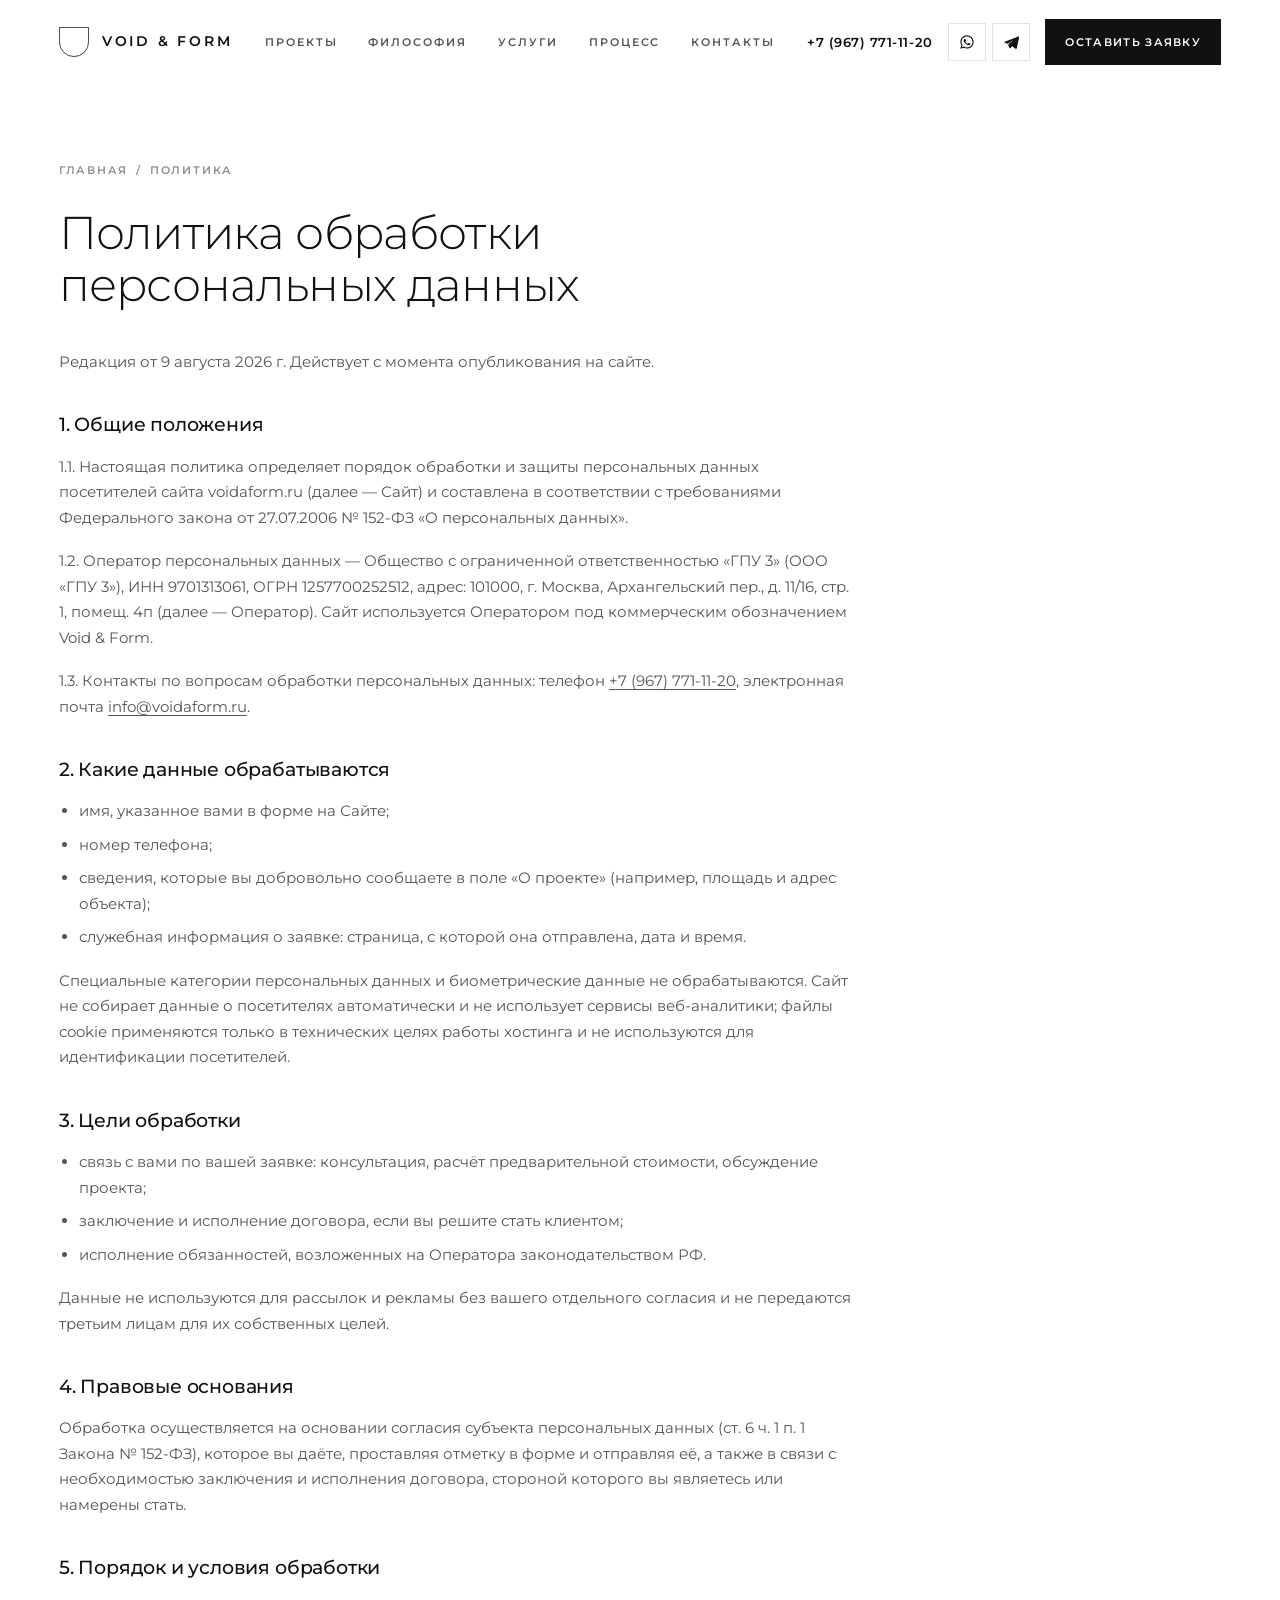
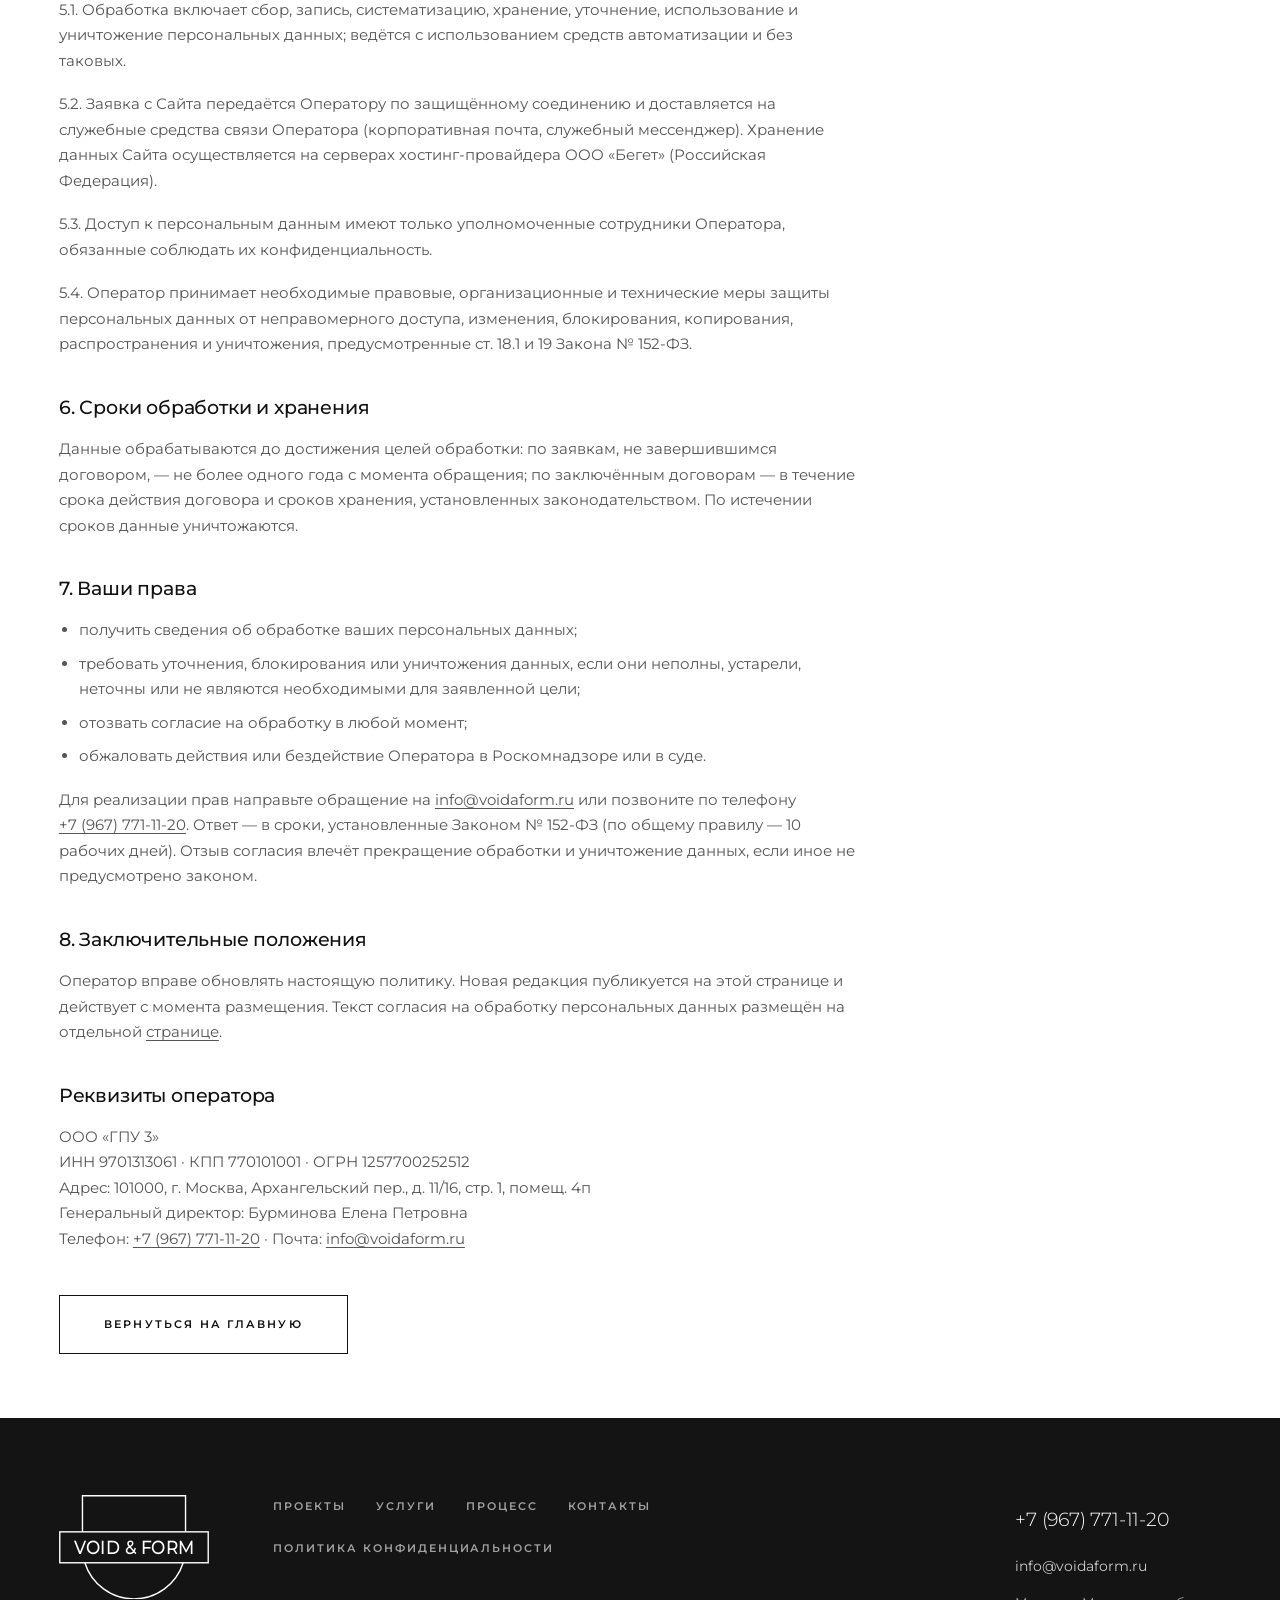
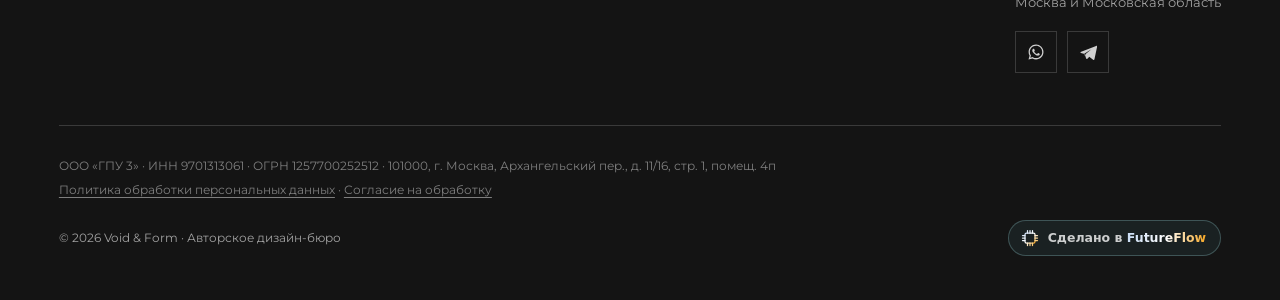
<file: privacy.html>
<!DOCTYPE html>
<html lang="ru">
<head>
  <meta charset="UTF-8">
  <meta name="viewport" content="width=device-width, initial-scale=1">
  <title>Политика обработки персональных данных | Void &amp; Form</title>
  <meta name="description" content="Политика обработки персональных данных дизайн-бюро Void & Form.">
  <link rel="canonical" href="https://voidaform.ru/privacy.html">
  <meta name="robots" content="noindex, follow">
  <link rel="icon" href="favicon.svg" type="image/svg+xml">
  <link rel="preload" href="assets/fonts/montserrat-cyrillic.woff2" as="font" type="font/woff2" crossorigin>
  <link rel="preload" href="assets/fonts/montserrat-latin.woff2" as="font" type="font/woff2" crossorigin>
  <link rel="stylesheet" href="css/style.css">
  <noscript><style>.reveal { opacity: 1; transform: none; }</style></noscript>
</head>
<body>

  <header class="header is-scrolled" id="header">
    <div class="container header__in">
      <a class="logo" href="./" aria-label="Void &amp; Form — на главную">
        <svg class="logo__mark" viewBox="-3 -3 206 206" aria-hidden="true">
          <path d="M0 100V0h200v100a100 100 0 0 1-200 0Z" fill="none" stroke="currentColor" stroke-width="5.4"/>
        </svg>
        <span class="logo__text">Void &amp; Form</span>
      </a>
      <nav class="nav" id="nav" aria-label="Основная навигация">
        <a href="index.html#projects">Проекты</a>
        <a href="index.html#about">Философия</a>
        <a href="index.html#services">Услуги</a>
        <a href="index.html#process">Процесс</a>
        <a href="index.html#contacts">Контакты</a>
        <div class="nav__contacts">
          <a class="nav__phone" href="tel:+79677711120">+7 (967) 771-11-20</a>
          <div class="nav__messengers">
          <a href="https://wa.me/79677711120" rel="noopener" target="_blank" aria-label="Написать в WhatsApp"><svg viewBox="0 0 24 24" aria-hidden="true"><path d="M12.04 2C6.58 2 2.13 6.45 2.13 11.91c0 1.75.46 3.45 1.32 4.95L2 22l5.25-1.38a9.9 9.9 0 0 0 4.79 1.22h.01c5.46 0 9.91-4.45 9.91-9.91 0-2.65-1.03-5.14-2.9-7.01A9.82 9.82 0 0 0 12.04 2Zm0 18.15h-.01a8.2 8.2 0 0 1-4.19-1.15l-.3-.18-3.12.82.83-3.04-.2-.31a8.19 8.19 0 0 1-1.26-4.38c0-4.54 3.7-8.24 8.25-8.24 2.2 0 4.27.86 5.83 2.42a8.19 8.19 0 0 1 2.41 5.83c0 4.54-3.69 8.23-8.24 8.23Z"/><path d="M16.56 14.24c-.25-.13-1.47-.72-1.69-.81-.23-.08-.39-.12-.56.13-.16.24-.64.8-.78.97-.14.16-.29.19-.53.06-.25-.12-1.05-.38-1.99-1.23-.74-.65-1.23-1.46-1.38-1.71-.14-.24-.01-.38.11-.5.11-.11.25-.29.37-.44.13-.14.17-.24.25-.41.09-.16.04-.3-.02-.43-.06-.12-.56-1.34-.76-1.84-.2-.48-.4-.42-.56-.42-.14-.01-.3-.01-.47-.01-.16 0-.43.06-.65.3-.23.25-.86.84-.86 2.05s.88 2.38 1 2.54c.13.17 1.74 2.65 4.21 3.72.59.25 1.05.4 1.4.52.59.19 1.13.16 1.55.1.47-.07 1.46-.6 1.67-1.18.2-.58.2-1.07.14-1.18-.06-.1-.22-.16-.47-.29Z"/></svg></a>
          <a href="https://t.me/+79677711120" rel="noopener" target="_blank" aria-label="Написать в Telegram"><svg viewBox="0 0 24 24" aria-hidden="true"><path d="M21.94 4.3 2.9 11.64c-1.3.52-1.29 1.26-.24 1.58l4.89 1.52 1.87 5.75c.23.63.11.88.77.88.51 0 .73-.23 1.02-.51l2.47-2.4 5.14 3.8c.94.52 1.62.25 1.86-.87l3.37-15.88c.34-1.37-.53-1.99-1.42-1.58Zm-13.1 10.5-.02.03-.86 2.65-.98-3.03 9.6-6.02-7.74 6.37Z"/></svg></a>
        </div>
          <a class="btn nav__cta" href="index.html#contacts" data-modal-open="Оставить заявку">Оставить заявку</a>
        </div>
      </nav>
      <div class="header__contacts">
        <a class="header__phone" href="tel:+79677711120">+7 (967) 771-11-20</a>
        <div class="header__messengers">
          <a href="https://wa.me/79677711120" rel="noopener" target="_blank" aria-label="Написать в WhatsApp"><svg viewBox="0 0 24 24" aria-hidden="true"><path d="M12.04 2C6.58 2 2.13 6.45 2.13 11.91c0 1.75.46 3.45 1.32 4.95L2 22l5.25-1.38a9.9 9.9 0 0 0 4.79 1.22h.01c5.46 0 9.91-4.45 9.91-9.91 0-2.65-1.03-5.14-2.9-7.01A9.82 9.82 0 0 0 12.04 2Zm0 18.15h-.01a8.2 8.2 0 0 1-4.19-1.15l-.3-.18-3.12.82.83-3.04-.2-.31a8.19 8.19 0 0 1-1.26-4.38c0-4.54 3.7-8.24 8.25-8.24 2.2 0 4.27.86 5.83 2.42a8.19 8.19 0 0 1 2.41 5.83c0 4.54-3.69 8.23-8.24 8.23Z"/><path d="M16.56 14.24c-.25-.13-1.47-.72-1.69-.81-.23-.08-.39-.12-.56.13-.16.24-.64.8-.78.97-.14.16-.29.19-.53.06-.25-.12-1.05-.38-1.99-1.23-.74-.65-1.23-1.46-1.38-1.71-.14-.24-.01-.38.11-.5.11-.11.25-.29.37-.44.13-.14.17-.24.25-.41.09-.16.04-.3-.02-.43-.06-.12-.56-1.34-.76-1.84-.2-.48-.4-.42-.56-.42-.14-.01-.3-.01-.47-.01-.16 0-.43.06-.65.3-.23.25-.86.84-.86 2.05s.88 2.38 1 2.54c.13.17 1.74 2.65 4.21 3.72.59.25 1.05.4 1.4.52.59.19 1.13.16 1.55.1.47-.07 1.46-.6 1.67-1.18.2-.58.2-1.07.14-1.18-.06-.1-.22-.16-.47-.29Z"/></svg></a>
          <a href="https://t.me/+79677711120" rel="noopener" target="_blank" aria-label="Написать в Telegram"><svg viewBox="0 0 24 24" aria-hidden="true"><path d="M21.94 4.3 2.9 11.64c-1.3.52-1.29 1.26-.24 1.58l4.89 1.52 1.87 5.75c.23.63.11.88.77.88.51 0 .73-.23 1.02-.51l2.47-2.4 5.14 3.8c.94.52 1.62.25 1.86-.87l3.37-15.88c.34-1.37-.53-1.99-1.42-1.58Zm-13.1 10.5-.02.03-.86 2.65-.98-3.03 9.6-6.02-7.74 6.37Z"/></svg></a>
        </div>
        <a class="btn btn--sm" href="index.html#contacts" data-modal-open="Оставить заявку">Оставить заявку</a>
      </div>
      <button class="burger" id="burger" aria-label="Открыть меню" aria-expanded="false">
        <span></span><span></span><span></span>
      </button>
    </div>
  </header>

  <main>
    <section class="project-hero">
      <div class="container">
        <div class="text-page">
          <nav class="breadcrumbs" aria-label="Хлебные крошки">
            <a href="./">Главная</a><span>/</span><span>Политика</span>
          </nav>
          <h1 style="font-size: clamp(28px, 3.6vw, 46px)">Политика обработки персональных данных</h1>
          <div class="text-page__body">
            <p>Редакция от 9 августа 2026 г. Действует с момента опубликования на сайте.</p>

            <h2>1. Общие положения</h2>
            <p>1.1. Настоящая политика определяет порядок обработки и защиты персональных данных посетителей сайта voidaform.ru (далее — Сайт) и составлена в соответствии с требованиями Федерального закона от 27.07.2006 № 152-ФЗ «О персональных данных».</p>
            <p>1.2. Оператор персональных данных — Общество с ограниченной ответственностью «ГПУ 3» (ООО «ГПУ 3»), ИНН 9701313061, ОГРН 1257700252512, адрес: 101000, г. Москва, Архангельский пер., д. 11/16, стр. 1, помещ. 4п (далее — Оператор). Сайт используется Оператором под коммерческим обозначением Void &amp; Form.</p>
            <p>1.3. Контакты по вопросам обработки персональных данных: телефон <a href="tel:+79677711120">+7 (967) 771-11-20</a>, электронная почта <a href="mailto:info@voidaform.ru">info@voidaform.ru</a>.</p>

            <h2>2. Какие данные обрабатываются</h2>
            <ul>
              <li>имя, указанное вами в форме на Сайте;</li>
              <li>номер телефона;</li>
              <li>сведения, которые вы добровольно сообщаете в поле «О проекте» (например, площадь и адрес объекта);</li>
              <li>служебная информация о заявке: страница, с которой она отправлена, дата и время.</li>
            </ul>
            <p>Специальные категории персональных данных и биометрические данные не обрабатываются. Сайт не собирает данные о посетителях автоматически и не использует сервисы веб-аналитики; файлы cookie применяются только в технических целях работы хостинга и не используются для идентификации посетителей.</p>

            <h2>3. Цели обработки</h2>
            <ul>
              <li>связь с вами по вашей заявке: консультация, расчёт предварительной стоимости, обсуждение проекта;</li>
              <li>заключение и исполнение договора, если вы решите стать клиентом;</li>
              <li>исполнение обязанностей, возложенных на Оператора законодательством РФ.</li>
            </ul>
            <p>Данные не используются для рассылок и рекламы без вашего отдельного согласия и не передаются третьим лицам для их собственных целей.</p>

            <h2>4. Правовые основания</h2>
            <p>Обработка осуществляется на основании согласия субъекта персональных данных (ст. 6 ч. 1 п. 1 Закона № 152-ФЗ), которое вы даёте, проставляя отметку в форме и отправляя её, а также в связи с необходимостью заключения и исполнения договора, стороной которого вы являетесь или намерены стать.</p>

            <h2>5. Порядок и условия обработки</h2>
            <p>5.1. Обработка включает сбор, запись, систематизацию, хранение, уточнение, использование и уничтожение персональных данных; ведётся с использованием средств автоматизации и без таковых.</p>
            <p>5.2. Заявка с Сайта передаётся Оператору по защищённому соединению и доставляется на служебные средства связи Оператора (корпоративная почта, служебный мессенджер). Хранение данных Сайта осуществляется на серверах хостинг-провайдера ООО «Бегет» (Российская Федерация).</p>
            <p>5.3. Доступ к персональным данным имеют только уполномоченные сотрудники Оператора, обязанные соблюдать их конфиденциальность.</p>
            <p>5.4. Оператор принимает необходимые правовые, организационные и технические меры защиты персональных данных от неправомерного доступа, изменения, блокирования, копирования, распространения и уничтожения, предусмотренные ст. 18.1 и 19 Закона № 152-ФЗ.</p>

            <h2>6. Сроки обработки и хранения</h2>
            <p>Данные обрабатываются до достижения целей обработки: по заявкам, не завершившимся договором, — не более одного года с момента обращения; по заключённым договорам — в течение срока действия договора и сроков хранения, установленных законодательством. По истечении сроков данные уничтожаются.</p>

            <h2>7. Ваши права</h2>
            <ul>
              <li>получить сведения об обработке ваших персональных данных;</li>
              <li>требовать уточнения, блокирования или уничтожения данных, если они неполны, устарели, неточны или не являются необходимыми для заявленной цели;</li>
              <li>отозвать согласие на обработку в любой момент;</li>
              <li>обжаловать действия или бездействие Оператора в Роскомнадзоре или в суде.</li>
            </ul>
            <p>Для реализации прав направьте обращение на <a href="mailto:info@voidaform.ru">info@voidaform.ru</a> или позвоните по телефону <a href="tel:+79677711120">+7&nbsp;(967)&nbsp;771-11-20</a>. Ответ — в сроки, установленные Законом № 152-ФЗ (по общему правилу — 10 рабочих дней). Отзыв согласия влечёт прекращение обработки и уничтожение данных, если иное не предусмотрено законом.</p>

            <h2>8. Заключительные положения</h2>
            <p>Оператор вправе обновлять настоящую политику. Новая редакция публикуется на этой странице и действует с момента размещения. Текст согласия на обработку персональных данных размещён на отдельной <a href="consent.html">странице</a>.</p>

            <h2 id="requisites">Реквизиты оператора</h2>
            <p>ООО «ГПУ 3»<br>
            ИНН 9701313061 · КПП 770101001 · ОГРН 1257700252512<br>
            Адрес: 101000, г. Москва, Архангельский пер., д. 11/16, стр. 1, помещ. 4п<br>
            Генеральный директор: Бурминова Елена Петровна<br>
            Телефон: <a href="tel:+79677711120">+7 (967) 771-11-20</a> · Почта: <a href="mailto:info@voidaform.ru">info@voidaform.ru</a></p>
          </div>
          <p style="margin-top: 44px"><a class="btn btn--ghost" href="./">Вернуться на главную</a></p>
        </div>
      </div>
    </section>
  </main>

  <footer class="footer">
    <div class="container">
      <div class="footer__top">
        <a class="footer__logo" href="./" aria-label="Void &amp; Form — на главную">
          <svg viewBox="-1.5 -1.5 291 203" aria-hidden="true">
            <g fill="none" stroke="currentColor" stroke-width="2.7">
              <path d="M44 70V0h200v70"/>
              <path d="M48.606 130A100 100 0 0 0 239.394 130"/>
              <rect x="0" y="70" width="288" height="60"/>
            </g>
            <text x="144" y="112.8" text-anchor="middle" textLength="234.7" lengthAdjust="spacingAndGlyphs"
                  font-family="Montserrat, Helvetica, Arial, sans-serif" font-size="36.6" font-weight="500" fill="currentColor">VOID &amp; FORM</text>
          </svg>
        </a>
        <nav class="footer__nav" aria-label="Навигация в подвале">
          <a href="index.html#projects">Проекты</a>
          <a href="index.html#services">Услуги</a>
          <a href="index.html#process">Процесс</a>
          <a href="index.html#contacts">Контакты</a>
          <a href="privacy.html">Политика конфиденциальности</a>
        </nav>
        <div class="footer__contact">
          <a class="footer__phone" href="tel:+79677711120">+7 (967) 771-11-20</a>
          <a class="footer__mail" href="mailto:info@voidaform.ru">info@voidaform.ru</a>
          <span>Москва и Московская область</span>
          <div class="footer__messengers">
            <a href="https://wa.me/79677711120" rel="noopener" target="_blank" aria-label="Написать в WhatsApp"><svg viewBox="0 0 24 24" aria-hidden="true"><path d="M12.04 2C6.58 2 2.13 6.45 2.13 11.91c0 1.75.46 3.45 1.32 4.95L2 22l5.25-1.38a9.9 9.9 0 0 0 4.79 1.22h.01c5.46 0 9.91-4.45 9.91-9.91 0-2.65-1.03-5.14-2.9-7.01A9.82 9.82 0 0 0 12.04 2Zm0 18.15h-.01a8.2 8.2 0 0 1-4.19-1.15l-.3-.18-3.12.82.83-3.04-.2-.31a8.19 8.19 0 0 1-1.26-4.38c0-4.54 3.7-8.24 8.25-8.24 2.2 0 4.27.86 5.83 2.42a8.19 8.19 0 0 1 2.41 5.83c0 4.54-3.69 8.23-8.24 8.23Z"/><path d="M16.56 14.24c-.25-.13-1.47-.72-1.69-.81-.23-.08-.39-.12-.56.13-.16.24-.64.8-.78.97-.14.16-.29.19-.53.06-.25-.12-1.05-.38-1.99-1.23-.74-.65-1.23-1.46-1.38-1.71-.14-.24-.01-.38.11-.5.11-.11.25-.29.37-.44.13-.14.17-.24.25-.41.09-.16.04-.3-.02-.43-.06-.12-.56-1.34-.76-1.84-.2-.48-.4-.42-.56-.42-.14-.01-.3-.01-.47-.01-.16 0-.43.06-.65.3-.23.25-.86.84-.86 2.05s.88 2.38 1 2.54c.13.17 1.74 2.65 4.21 3.72.59.25 1.05.4 1.4.52.59.19 1.13.16 1.55.1.47-.07 1.46-.6 1.67-1.18.2-.58.2-1.07.14-1.18-.06-.1-.22-.16-.47-.29Z"/></svg></a>
            <a href="https://t.me/+79677711120" rel="noopener" target="_blank" aria-label="Написать в Telegram"><svg viewBox="0 0 24 24" aria-hidden="true"><path d="M21.94 4.3 2.9 11.64c-1.3.52-1.29 1.26-.24 1.58l4.89 1.52 1.87 5.75c.23.63.11.88.77.88.51 0 .73-.23 1.02-.51l2.47-2.4 5.14 3.8c.94.52 1.62.25 1.86-.87l3.37-15.88c.34-1.37-.53-1.99-1.42-1.58Zm-13.1 10.5-.02.03-.86 2.65-.98-3.03 9.6-6.02-7.74 6.37Z"/></svg></a>
          </div>
        </div>
      </div>
      <div class="footer__legal">
        <span>ООО «ГПУ 3» · ИНН 9701313061 · ОГРН 1257700252512 · 101000, г. Москва, Архангельский пер., д. 11/16, стр. 1, помещ. 4п</span>
        <span><a href="privacy.html">Политика обработки персональных данных</a> · <a href="consent.html">Согласие на обработку</a></span>
      </div>
      <div class="footer__bottom">
        <span>© 2026 Void &amp; Form · Авторское дизайн-бюро</span>
        <a class="ff-badge" href="https://futureflow.ru" target="_blank" rel="noopener" aria-label="Сделано в FutureFlow"
           style="display:inline-flex;align-items:center;gap:8px;padding:7px 14px 7px 11px;border-radius:100px;background:#1a2122;border:1px solid rgba(108,146,149,.45);color:rgba(255,255,255,.78);text-decoration:none;font:600 12.5px/1 system-ui,-apple-system,'Segoe UI',Roboto,Arial,sans-serif">
          <svg width="20" height="20" viewBox="0 0 32 32" fill="none" stroke="url(#ffGrad)" stroke-width="2" stroke-linecap="round" stroke-linejoin="round" aria-hidden="true">
            <defs><linearGradient id="ffGrad" x1="0" y1="0" x2="1" y2="1"><stop offset="0" stop-color="#c8dcf4"/><stop offset=".5" stop-color="#fff"/><stop offset="1" stop-color="#f5a623"/></linearGradient></defs>
            <rect x="8" y="8" width="16" height="16" rx="2.5"/>
            <path d="M12 8V4M16 8V4M20 8V4 M12 28V24M16 28V24M20 28V24 M8 12H4M8 16H4M8 20H4 M28 12H24M28 16H24M28 20H24"/>
          </svg>
          <span>Сделано в&nbsp;<span style="font-weight:700;background:linear-gradient(90deg,#c8dcf4,#fff 50%,#f5a623);-webkit-background-clip:text;background-clip:text;-webkit-text-fill-color:transparent;color:transparent">FutureFlow</span></span>
        </a>
      </div>
    </div>
  </footer>

  <!-- Быстрая связь: показывается только на смартфонах -->
  <div class="fab" id="fab">
    <div class="fab__menu" id="fab-menu">
      <a class="fab__item" href="tel:+79677711120"><svg viewBox="0 0 24 24" aria-hidden="true"><path d="M6.6 10.8a15.1 15.1 0 0 0 6.6 6.6l2.2-2.2c.3-.3.7-.4 1-.2 1.2.4 2.4.6 3.6.6.6 0 1 .4 1 1V20c0 .6-.4 1-1 1-9.4 0-17-7.6-17-17 0-.6.4-1 1-1h3.5c.6 0 1 .4 1 1 0 1.3.2 2.5.6 3.6.1.4 0 .7-.2 1l-2.3 2.2Z"/></svg><span>Позвонить</span></a>
      <a class="fab__item" href="https://wa.me/79677711120" rel="noopener" target="_blank"><svg viewBox="0 0 24 24" aria-hidden="true"><path d="M12.04 2C6.58 2 2.13 6.45 2.13 11.91c0 1.75.46 3.45 1.32 4.95L2 22l5.25-1.38a9.9 9.9 0 0 0 4.79 1.22h.01c5.46 0 9.91-4.45 9.91-9.91 0-2.65-1.03-5.14-2.9-7.01A9.82 9.82 0 0 0 12.04 2Zm0 18.15h-.01a8.2 8.2 0 0 1-4.19-1.15l-.3-.18-3.12.82.83-3.04-.2-.31a8.19 8.19 0 0 1-1.26-4.38c0-4.54 3.7-8.24 8.25-8.24 2.2 0 4.27.86 5.83 2.42a8.19 8.19 0 0 1 2.41 5.83c0 4.54-3.69 8.23-8.24 8.23Z"/><path d="M16.56 14.24c-.25-.13-1.47-.72-1.69-.81-.23-.08-.39-.12-.56.13-.16.24-.64.8-.78.97-.14.16-.29.19-.53.06-.25-.12-1.05-.38-1.99-1.23-.74-.65-1.23-1.46-1.38-1.71-.14-.24-.01-.38.11-.5.11-.11.25-.29.37-.44.13-.14.17-.24.25-.41.09-.16.04-.3-.02-.43-.06-.12-.56-1.34-.76-1.84-.2-.48-.4-.42-.56-.42-.14-.01-.3-.01-.47-.01-.16 0-.43.06-.65.3-.23.25-.86.84-.86 2.05s.88 2.38 1 2.54c.13.17 1.74 2.65 4.21 3.72.59.25 1.05.4 1.4.52.59.19 1.13.16 1.55.1.47-.07 1.46-.6 1.67-1.18.2-.58.2-1.07.14-1.18-.06-.1-.22-.16-.47-.29Z"/></svg><span>WhatsApp</span></a>
      <a class="fab__item" href="https://t.me/+79677711120" rel="noopener" target="_blank"><svg viewBox="0 0 24 24" aria-hidden="true"><path d="M21.94 4.3 2.9 11.64c-1.3.52-1.29 1.26-.24 1.58l4.89 1.52 1.87 5.75c.23.63.11.88.77.88.51 0 .73-.23 1.02-.51l2.47-2.4 5.14 3.8c.94.52 1.62.25 1.86-.87l3.37-15.88c.34-1.37-.53-1.99-1.42-1.58Zm-13.1 10.5-.02.03-.86 2.65-.98-3.03 9.6-6.02-7.74 6.37Z"/></svg><span>Telegram</span></a>
    </div>
    <button class="fab__toggle" id="fab-toggle" type="button" aria-label="Связаться с нами" aria-expanded="false" aria-controls="fab-menu"><svg viewBox="0 0 24 24" aria-hidden="true"><path d="M11 5h2v14h-2z"/><path d="M5 11h14v2H5z"/></svg></button>
  </div>

  <div class="modal" id="callback-modal" aria-hidden="true">
    <div class="modal__overlay" data-modal-close></div>
    <div class="modal__box" role="dialog" aria-modal="true" aria-labelledby="callback-title" tabindex="-1">
      <button class="modal__close" type="button" data-modal-close aria-label="Закрыть окно"></button>
      <h2 class="modal__title" id="callback-title">Оставить заявку</h2>
      <p class="modal__text">Оставьте имя и телефон — перезвоним в течение рабочего дня и бесплатно посчитаем смету.</p>
      <form class="form" id="callback-form" novalidate data-endpoint="api/lead.php">
        <input class="form__trap" type="text" name="company" tabindex="-1" autocomplete="off" aria-hidden="true">
        <input type="hidden" name="source" value="Оставить заявку">
        <div class="form__field">
          <label for="cb-name">Имя</label>
          <input id="cb-name" name="name" type="text" autocomplete="name" required placeholder="Как к вам обращаться">
        </div>
        <div class="form__field">
          <label for="cb-phone">Телефон</label>
          <input id="cb-phone" name="phone" type="tel" autocomplete="tel" required placeholder="+7 (___) ___-__-__">
        </div>
        <label class="form__consent">
          <input type="checkbox" required>
          <span>Даю <a href="consent.html">согласие</a> на обработку персональных данных в соответствии с <a href="privacy.html">политикой</a></span>
        </label>
        <button class="btn" type="submit">Отправить заявку</button>
        <p class="form__done">Спасибо! Мы свяжемся с вами в ближайшее время.</p>
      </form>
    </div>
  </div>

  <script src="js/main.js?v=2" defer></script>
</body>
</html>
</file>
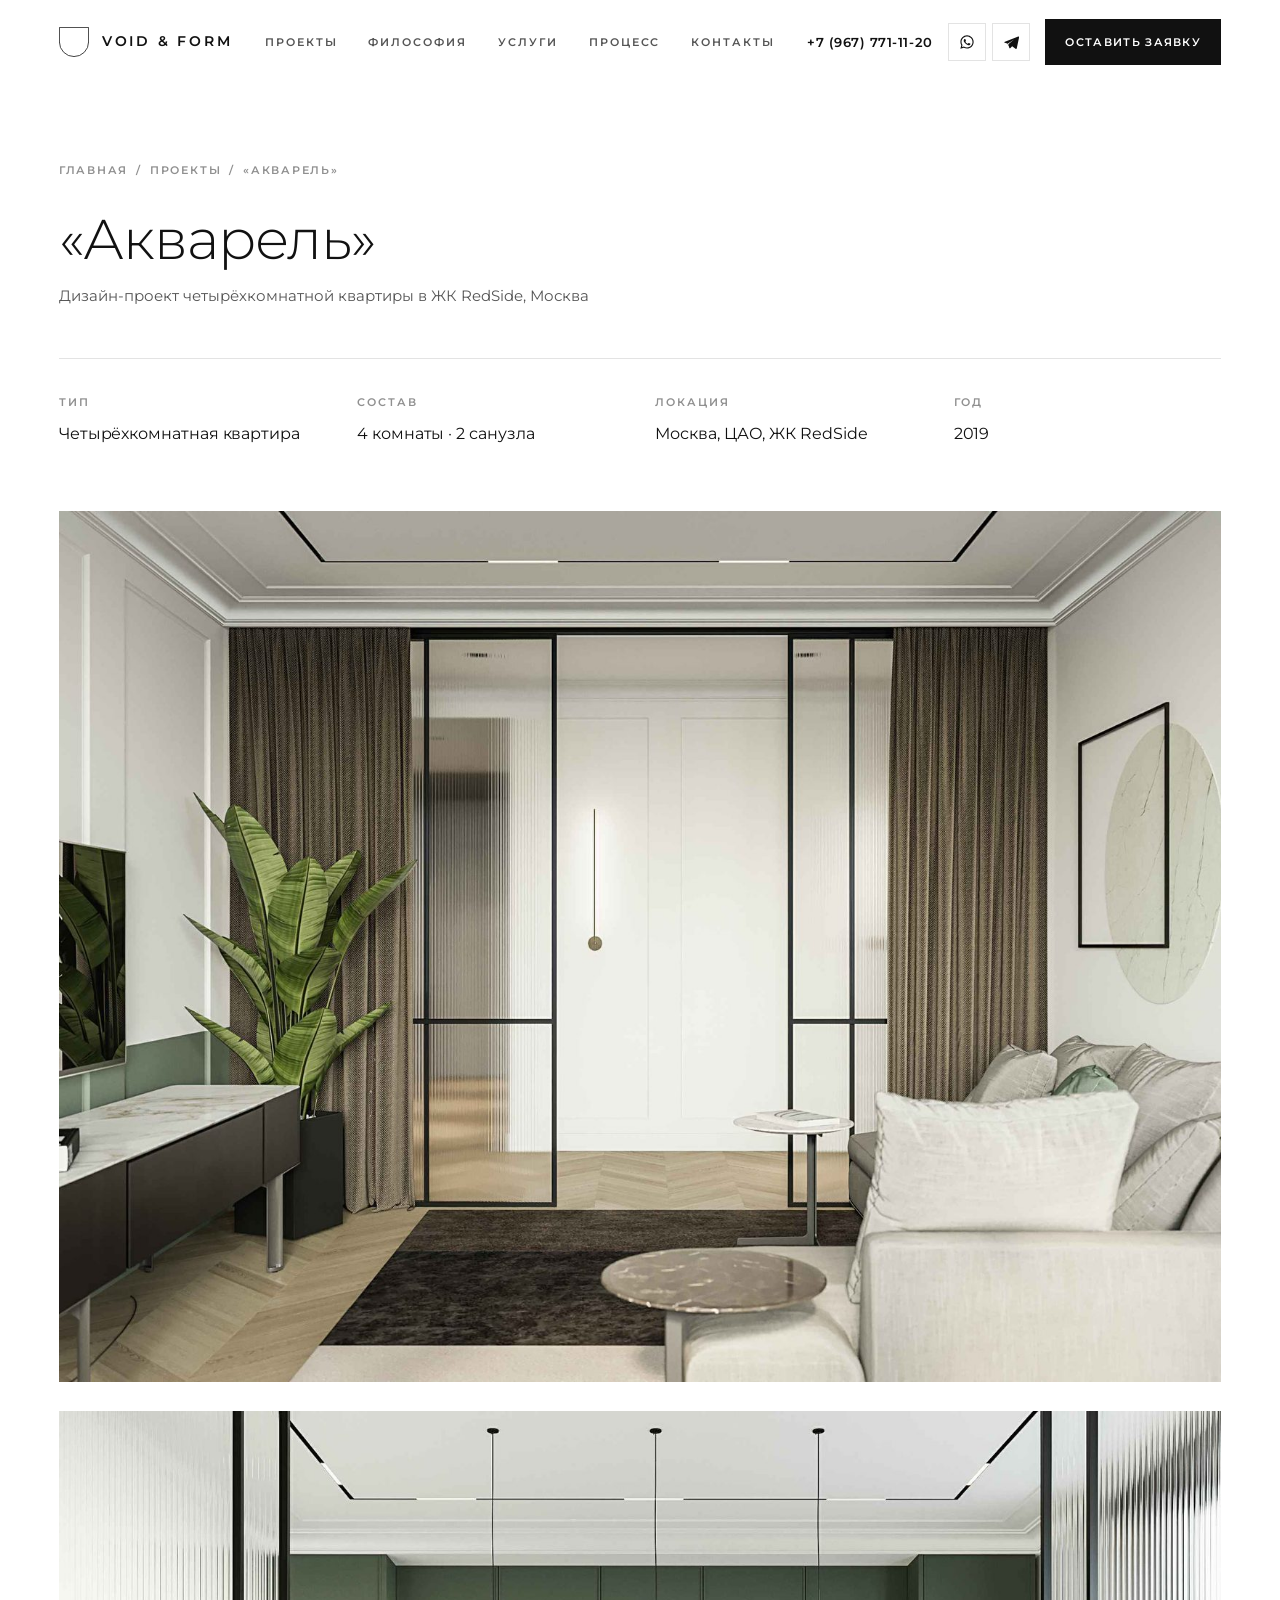
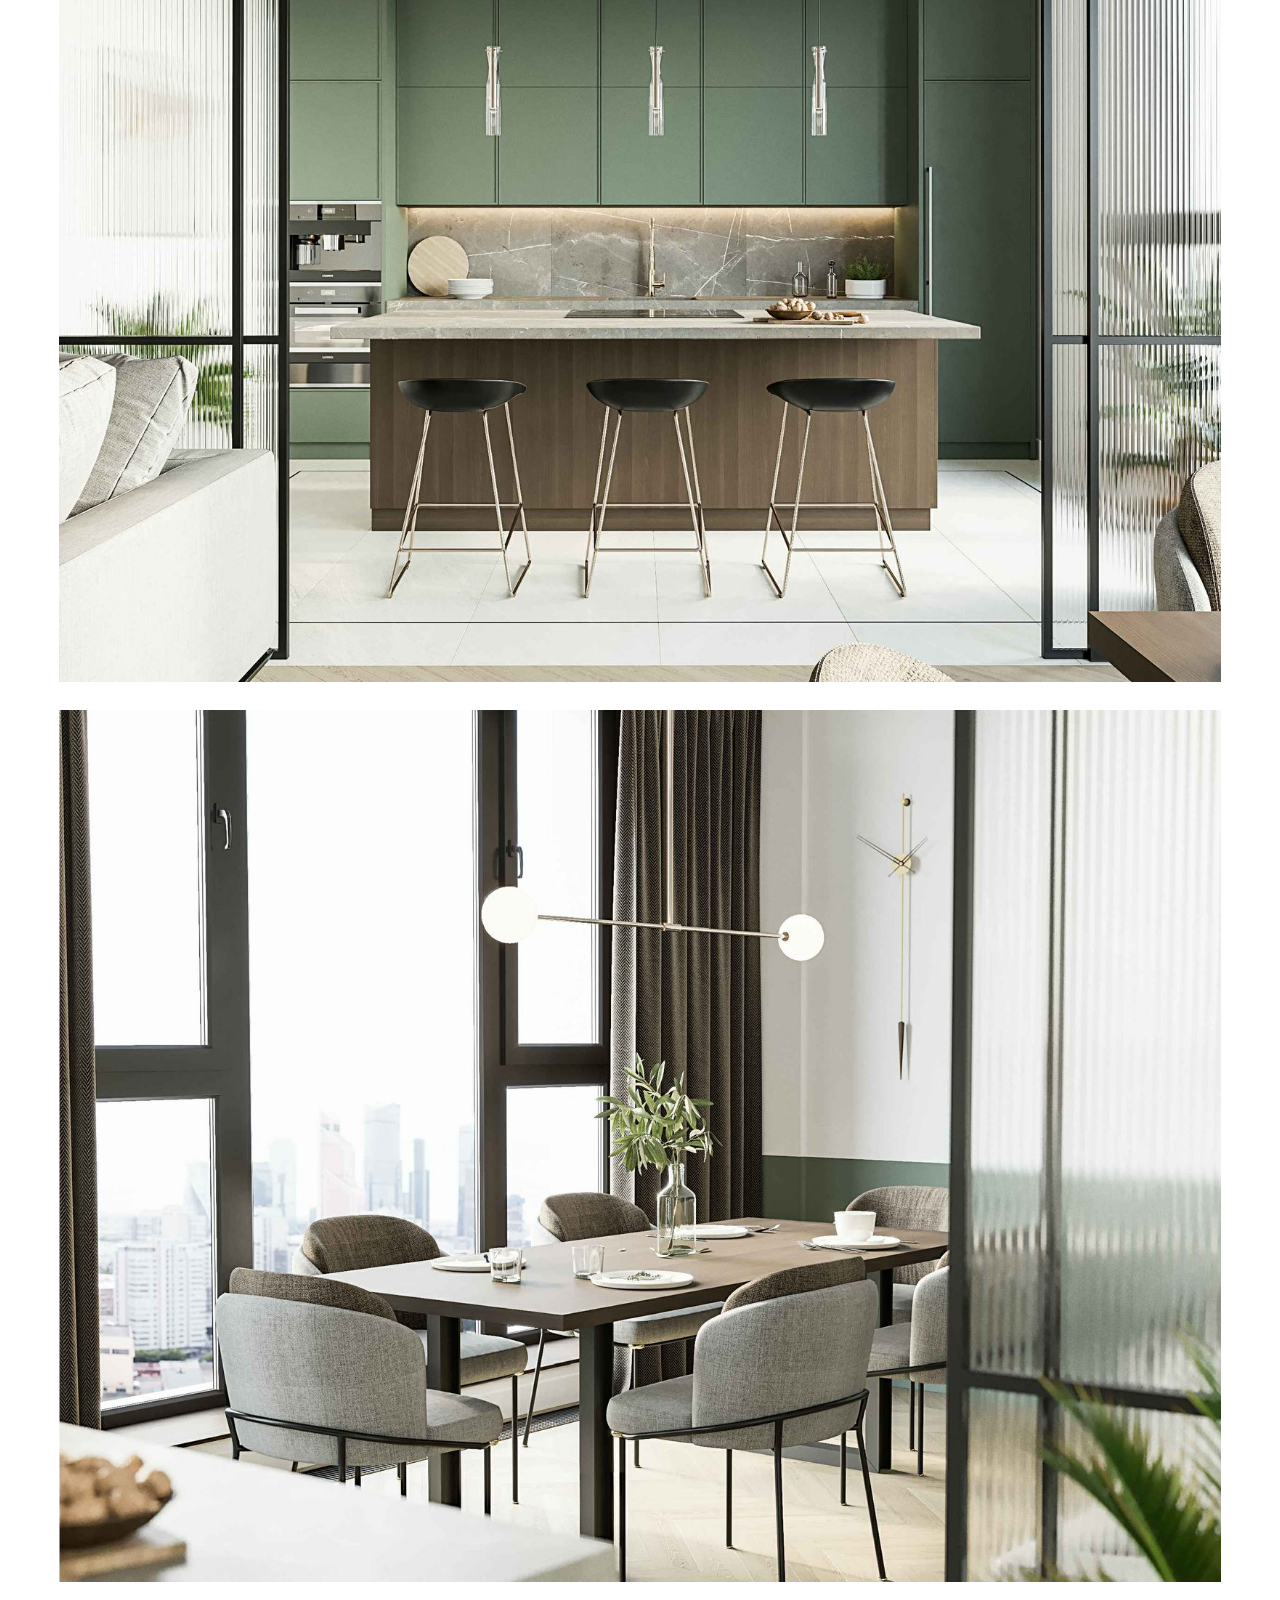
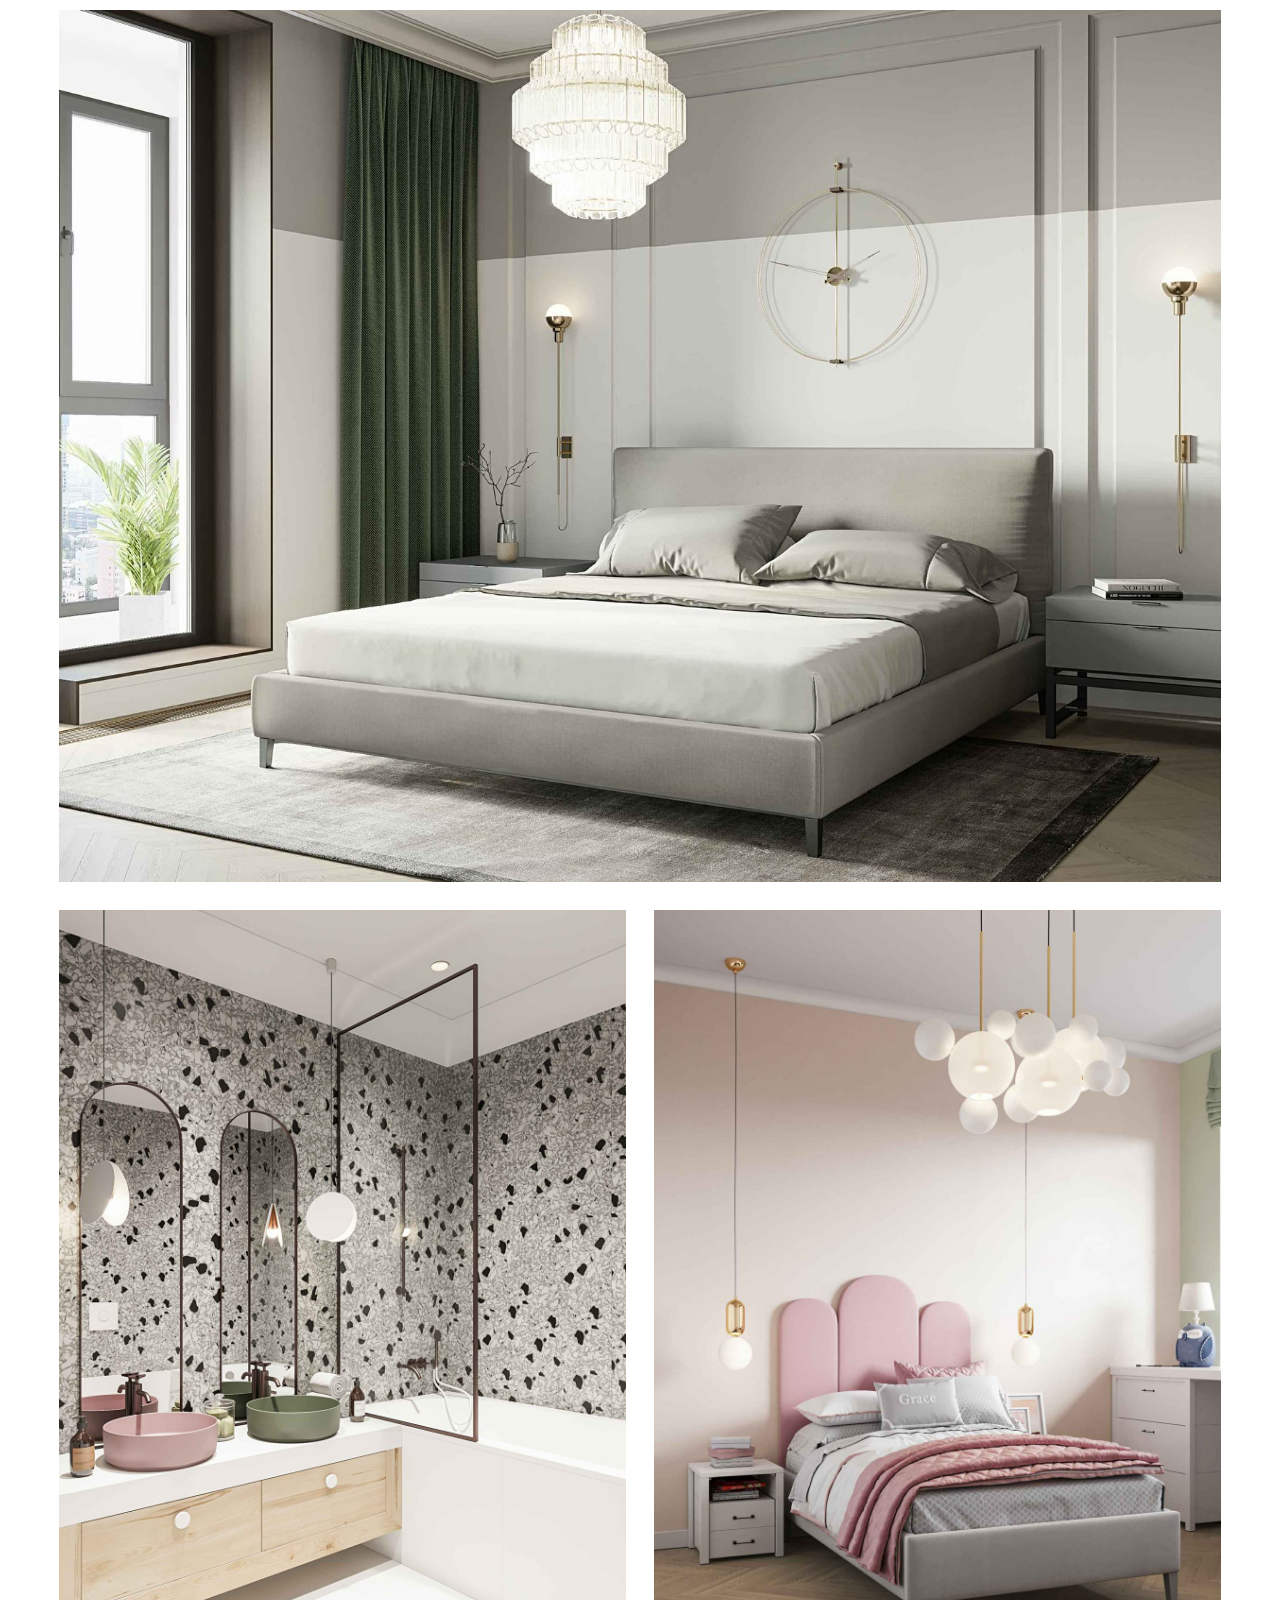
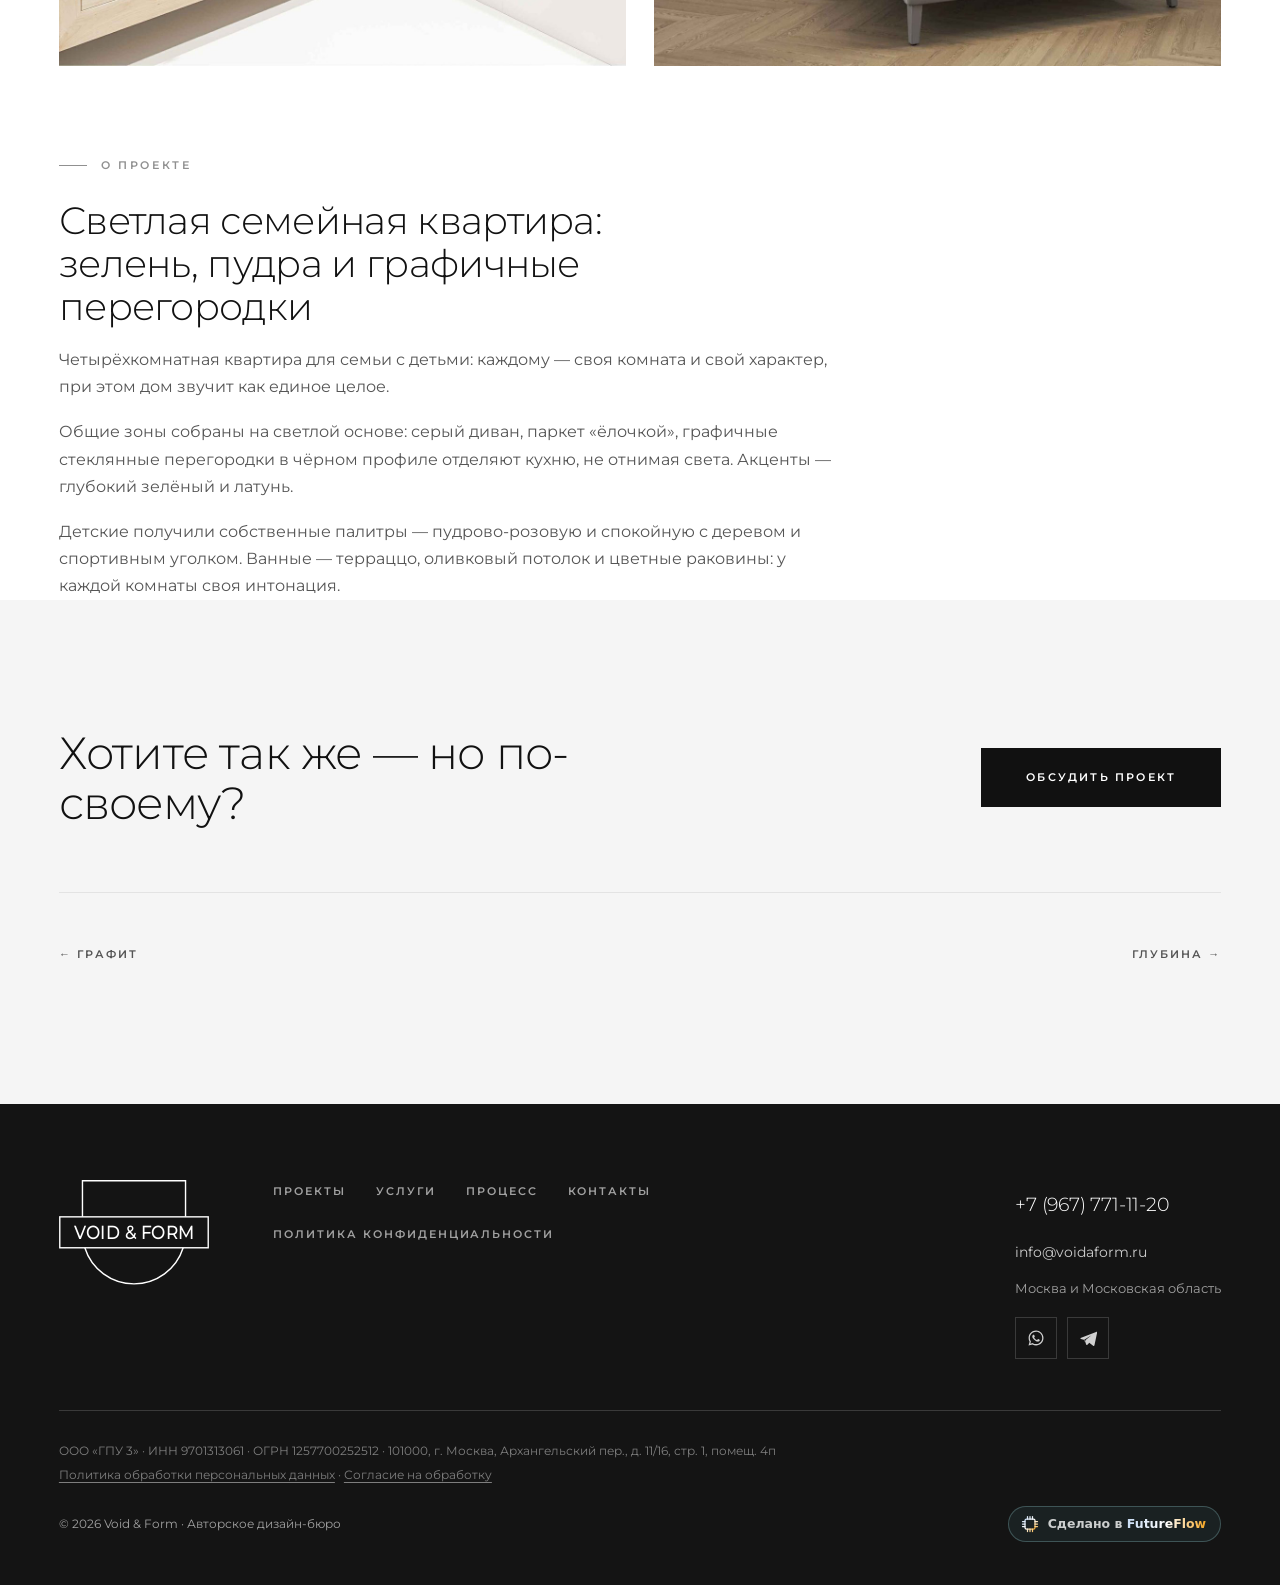
<file: projects/akvarel.html>
<!DOCTYPE html>
<html lang="ru">
<head>
  <meta charset="UTF-8">
  <meta name="viewport" content="width=device-width, initial-scale=1">
  <title>Проект «Акварель» — квартира 4 комнаты | Дизайн-бюро Void &amp; Form</title>
  <meta name="description" content="Дизайн-проект четырёхкомнатной семейной квартиры в ЖК RedSide: светлая палитра, зелёные и пудровые акценты, стеклянные перегородки, детские комнаты. Дизайн-бюро Void & Form, Москва.">
  <link rel="canonical" href="https://voidaform.ru/projects/akvarel.html">
  <meta name="robots" content="index, follow">

  <meta property="og:type" content="article">
  <meta property="og:site_name" content="Void & Form">
  <meta property="og:locale" content="ru_RU">
  <meta property="og:title" content="Проект «Акварель» — квартира 4 комнаты">
  <meta property="og:description" content="Дизайн-проект четырёхкомнатной семейной квартиры в ЖК RedSide: светлая палитра, зелёные и пудровые акценты, стеклянные перегородки, детские комнаты.">
  <meta property="og:url" content="https://voidaform.ru/projects/akvarel.html">
  <meta property="og:image" content="https://voidaform.ru/assets/img/akvarel-1.jpg">
  <meta name="twitter:card" content="summary_large_image">

  <link rel="icon" href="../favicon.svg" type="image/svg+xml">

  <link rel="preload" href="../assets/fonts/montserrat-cyrillic.woff2" as="font" type="font/woff2" crossorigin>
  <link rel="preload" href="../assets/fonts/montserrat-latin.woff2" as="font" type="font/woff2" crossorigin>
  <link rel="stylesheet" href="../css/style.css">
  <noscript><style>.reveal { opacity: 1; transform: none; }</style></noscript>

  <script type="application/ld+json">
  {
    "@context": "https://schema.org",
    "@type": "BreadcrumbList",
    "itemListElement": [
      { "@type": "ListItem", "position": 1, "name": "Главная", "item": "https://voidaform.ru/" },
      { "@type": "ListItem", "position": 2, "name": "Проекты", "item": "https://voidaform.ru/#projects" },
      { "@type": "ListItem", "position": 3, "name": "«Акварель»", "item": "https://voidaform.ru/projects/akvarel.html" }
    ]
  }
  </script>
  <script type="application/ld+json">
  {
    "@context": "https://schema.org",
    "@type": "CreativeWork",
    "@id": "https://voidaform.ru/projects/akvarel.html#project",
    "name": "«Акварель» — Дизайн-проект четырёхкомнатной квартиры в ЖК RedSide, Москва",
    "headline": "Дизайн-проект четырёхкомнатной квартиры в ЖК RedSide, Москва",
    "description": "Дизайн-проект четырёхкомнатной семейной квартиры в ЖК RedSide: светлая палитра, зелёные и пудровые акценты, стеклянные перегородки, детские комнаты.",
    "image": ["https://voidaform.ru/assets/img/akvarel-1.jpg", "https://voidaform.ru/assets/img/akvarel-2.jpg", "https://voidaform.ru/assets/img/akvarel-3.jpg", "https://voidaform.ru/assets/img/akvarel-4.jpg", "https://voidaform.ru/assets/img/akvarel-5.jpg", "https://voidaform.ru/assets/img/akvarel-6.jpg"],
    "creator": { "@id": "https://voidaform.ru/#org" },
    "provider": { "@id": "https://voidaform.ru/#org" },
    "locationCreated": { "@type": "Place", "name": "Москва, ЦАО, ЖК RedSide" },
    "dateCreated": "2019",
    "inLanguage": "ru-RU",
    "keywords": "дизайн интерьера, квартира, 4 комнаты, ремонт под ключ, Москва",
    "url": "https://voidaform.ru/projects/akvarel.html"
  }
  </script>
</head>
<body>

  <header class="header is-scrolled" id="header">
    <div class="container header__in">
      <a class="logo" href="../" aria-label="Void &amp; Form — на главную">
        <svg class="logo__mark" viewBox="-3 -3 206 206" aria-hidden="true">
          <path d="M0 100V0h200v100a100 100 0 0 1-200 0Z" fill="none" stroke="currentColor" stroke-width="5.4"/>
        </svg>
        <span class="logo__text">Void &amp; Form</span>
      </a>
      <nav class="nav" id="nav" aria-label="Основная навигация">
        <a href="../index.html#projects">Проекты</a>
        <a href="../index.html#about">Философия</a>
        <a href="../index.html#services">Услуги</a>
        <a href="../index.html#process">Процесс</a>
        <a href="../index.html#contacts">Контакты</a>
        <div class="nav__contacts">
          <a class="nav__phone" href="tel:+79677711120">+7 (967) 771-11-20</a>
          <div class="nav__messengers">
          <a href="https://wa.me/79677711120" rel="noopener" target="_blank" aria-label="Написать в WhatsApp"><svg viewBox="0 0 24 24" aria-hidden="true"><path d="M12.04 2C6.58 2 2.13 6.45 2.13 11.91c0 1.75.46 3.45 1.32 4.95L2 22l5.25-1.38a9.9 9.9 0 0 0 4.79 1.22h.01c5.46 0 9.91-4.45 9.91-9.91 0-2.65-1.03-5.14-2.9-7.01A9.82 9.82 0 0 0 12.04 2Zm0 18.15h-.01a8.2 8.2 0 0 1-4.19-1.15l-.3-.18-3.12.82.83-3.04-.2-.31a8.19 8.19 0 0 1-1.26-4.38c0-4.54 3.7-8.24 8.25-8.24 2.2 0 4.27.86 5.83 2.42a8.19 8.19 0 0 1 2.41 5.83c0 4.54-3.69 8.23-8.24 8.23Z"/><path d="M16.56 14.24c-.25-.13-1.47-.72-1.69-.81-.23-.08-.39-.12-.56.13-.16.24-.64.8-.78.97-.14.16-.29.19-.53.06-.25-.12-1.05-.38-1.99-1.23-.74-.65-1.23-1.46-1.38-1.71-.14-.24-.01-.38.11-.5.11-.11.25-.29.37-.44.13-.14.17-.24.25-.41.09-.16.04-.3-.02-.43-.06-.12-.56-1.34-.76-1.84-.2-.48-.4-.42-.56-.42-.14-.01-.3-.01-.47-.01-.16 0-.43.06-.65.3-.23.25-.86.84-.86 2.05s.88 2.38 1 2.54c.13.17 1.74 2.65 4.21 3.72.59.25 1.05.4 1.4.52.59.19 1.13.16 1.55.1.47-.07 1.46-.6 1.67-1.18.2-.58.2-1.07.14-1.18-.06-.1-.22-.16-.47-.29Z"/></svg></a>
          <a href="https://t.me/+79677711120" rel="noopener" target="_blank" aria-label="Написать в Telegram"><svg viewBox="0 0 24 24" aria-hidden="true"><path d="M21.94 4.3 2.9 11.64c-1.3.52-1.29 1.26-.24 1.58l4.89 1.52 1.87 5.75c.23.63.11.88.77.88.51 0 .73-.23 1.02-.51l2.47-2.4 5.14 3.8c.94.52 1.62.25 1.86-.87l3.37-15.88c.34-1.37-.53-1.99-1.42-1.58Zm-13.1 10.5-.02.03-.86 2.65-.98-3.03 9.6-6.02-7.74 6.37Z"/></svg></a>
        </div>
          <a class="btn nav__cta" href="../index.html#contacts" data-modal-open="Оставить заявку">Оставить заявку</a>
        </div>
      </nav>
      <div class="header__contacts">
        <a class="header__phone" href="tel:+79677711120">+7 (967) 771-11-20</a>
        <div class="header__messengers">
          <a href="https://wa.me/79677711120" rel="noopener" target="_blank" aria-label="Написать в WhatsApp"><svg viewBox="0 0 24 24" aria-hidden="true"><path d="M12.04 2C6.58 2 2.13 6.45 2.13 11.91c0 1.75.46 3.45 1.32 4.95L2 22l5.25-1.38a9.9 9.9 0 0 0 4.79 1.22h.01c5.46 0 9.91-4.45 9.91-9.91 0-2.65-1.03-5.14-2.9-7.01A9.82 9.82 0 0 0 12.04 2Zm0 18.15h-.01a8.2 8.2 0 0 1-4.19-1.15l-.3-.18-3.12.82.83-3.04-.2-.31a8.19 8.19 0 0 1-1.26-4.38c0-4.54 3.7-8.24 8.25-8.24 2.2 0 4.27.86 5.83 2.42a8.19 8.19 0 0 1 2.41 5.83c0 4.54-3.69 8.23-8.24 8.23Z"/><path d="M16.56 14.24c-.25-.13-1.47-.72-1.69-.81-.23-.08-.39-.12-.56.13-.16.24-.64.8-.78.97-.14.16-.29.19-.53.06-.25-.12-1.05-.38-1.99-1.23-.74-.65-1.23-1.46-1.38-1.71-.14-.24-.01-.38.11-.5.11-.11.25-.29.37-.44.13-.14.17-.24.25-.41.09-.16.04-.3-.02-.43-.06-.12-.56-1.34-.76-1.84-.2-.48-.4-.42-.56-.42-.14-.01-.3-.01-.47-.01-.16 0-.43.06-.65.3-.23.25-.86.84-.86 2.05s.88 2.38 1 2.54c.13.17 1.74 2.65 4.21 3.72.59.25 1.05.4 1.4.52.59.19 1.13.16 1.55.1.47-.07 1.46-.6 1.67-1.18.2-.58.2-1.07.14-1.18-.06-.1-.22-.16-.47-.29Z"/></svg></a>
          <a href="https://t.me/+79677711120" rel="noopener" target="_blank" aria-label="Написать в Telegram"><svg viewBox="0 0 24 24" aria-hidden="true"><path d="M21.94 4.3 2.9 11.64c-1.3.52-1.29 1.26-.24 1.58l4.89 1.52 1.87 5.75c.23.63.11.88.77.88.51 0 .73-.23 1.02-.51l2.47-2.4 5.14 3.8c.94.52 1.62.25 1.86-.87l3.37-15.88c.34-1.37-.53-1.99-1.42-1.58Zm-13.1 10.5-.02.03-.86 2.65-.98-3.03 9.6-6.02-7.74 6.37Z"/></svg></a>
        </div>
        <a class="btn btn--sm" href="../index.html#contacts" data-modal-open="Оставить заявку">Оставить заявку</a>
      </div>
      <button class="burger" id="burger" aria-label="Открыть меню" aria-expanded="false">
        <span></span><span></span><span></span>
      </button>
    </div>
  </header>

  <main>
    <section class="project-hero">
      <div class="container">
        <nav class="breadcrumbs" aria-label="Хлебные крошки">
          <a href="../">Главная</a><span>/</span><a href="../index.html#projects">Проекты</a><span>/</span><span>«Акварель»</span>
        </nav>
        <h1>«Акварель»<span class="project-hero__sub">Дизайн-проект четырёхкомнатной квартиры в ЖК RedSide, Москва</span></h1>
        <div class="project-facts">
          <div class="fact"><div class="fact__label">Тип</div><div class="fact__value">Четырёхкомнатная квартира</div></div>
          <div class="fact"><div class="fact__label">Состав</div><div class="fact__value">4 комнаты · 2 санузла</div></div>
          <div class="fact"><div class="fact__label">Локация</div><div class="fact__value">Москва, ЦАО, ЖК RedSide</div></div>
          <div class="fact"><div class="fact__label">Год</div><div class="fact__value">2019</div></div>
        </div>
      </div>
    </section>

    <section class="container" style="padding-bottom: clamp(48px, 7vw, 90px)">
      <div class="project-gallery">
        <figure class="is-wide reveal"><img src="../assets/img/akvarel-1.jpg" alt="Гостиная с серым диваном и стеклянной перегородкой в чёрном профиле — четырёхкомнатная квартира в ЖК RedSide" width="1600" height="1200"></figure>
        <figure class="is-wide reveal"><img src="../assets/img/akvarel-2.jpg" alt="Кухня с зелёными фасадами и островом за стеклянной перегородкой — проект «Акварель»" width="1600" height="1200" loading="lazy"></figure>
        <figure class="is-wide reveal"><img src="../assets/img/akvarel-3.jpg" alt="Столовая зона у окна с панорамным видом — проект «Акварель»" width="1600" height="1200" loading="lazy"></figure>
        <figure class="is-wide reveal"><img src="../assets/img/akvarel-4.jpg" alt="Спальня со светло-серой кроватью и зелёными шторами — проект «Акварель»" width="1600" height="1200" loading="lazy"></figure>
        <figure class="reveal"><img src="../assets/img/akvarel-5.jpg" alt="Ванная с отделкой терраццо и цветными раковинами — проект «Акварель»" width="1200" height="1600" loading="lazy"></figure>
        <figure class="reveal"><img src="../assets/img/akvarel-6.jpg" alt="Детская комната в пудрово-розовой гамме — проект «Акварель»" width="1200" height="1600" loading="lazy"></figure>
      </div>
    </section>

    <section class="container">
      <div class="project-about reveal">
        <span class="section-label">О проекте</span>
        <h2 class="section-title" style="font-size: clamp(26px, 3vw, 38px)">Светлая семейная квартира: зелень, пудра и графичные перегородки</h2>
        <p>Четырёхкомнатная квартира для семьи с детьми: каждому — своя комната и свой характер, при этом дом звучит как единое целое.</p>
        <p>Общие зоны собраны на светлой основе: серый диван, паркет «ёлочкой», графичные стеклянные перегородки в чёрном профиле отделяют кухню, не отнимая света. Акценты — глубокий зелёный и латунь.</p>
        <p>Детские получили собственные палитры — пудрово-розовую и спокойную с деревом и спортивным уголком. Ванные — терраццо, оливковый потолок и цветные раковины: у каждой комнаты своя интонация.</p>
      </div>
    </section>

    <section class="section section--soft">
      <div class="container">
        <div style="display:flex;flex-wrap:wrap;align-items:center;justify-content:space-between;gap:28px">
          <h2 class="section-title reveal" style="max-width:12em">Хотите так же — но по-своему?</h2>
          <a class="btn reveal" href="../index.html#contacts" data-modal-open="Обсудить проект">Обсудить проект</a>
        </div>
        <nav class="project-nav" aria-label="Другие проекты">
          <a href="grafit.html">← Графит</a>
          <a href="glubina.html">Глубина →</a>
        </nav>
      </div>
    </section>
  </main>

  <footer class="footer">
    <div class="container">
      <div class="footer__top">
        <a class="footer__logo" href="../" aria-label="Void &amp; Form — на главную">
          <svg viewBox="-1.5 -1.5 291 203" aria-hidden="true">
            <g fill="none" stroke="currentColor" stroke-width="2.7">
              <path d="M44 70V0h200v70"/>
              <path d="M48.606 130A100 100 0 0 0 239.394 130"/>
              <rect x="0" y="70" width="288" height="60"/>
            </g>
            <text x="144" y="112.8" text-anchor="middle" textLength="234.7" lengthAdjust="spacingAndGlyphs"
                  font-family="Montserrat, Helvetica, Arial, sans-serif" font-size="36.6" font-weight="500" fill="currentColor">VOID &amp; FORM</text>
          </svg>
        </a>
        <nav class="footer__nav" aria-label="Навигация в подвале">
          <a href="../index.html#projects">Проекты</a>
          <a href="../index.html#services">Услуги</a>
          <a href="../index.html#process">Процесс</a>
          <a href="../index.html#contacts">Контакты</a>
          <a href="../privacy.html">Политика конфиденциальности</a>
        </nav>
        <div class="footer__contact">
          <a class="footer__phone" href="tel:+79677711120">+7 (967) 771-11-20</a>
          <a class="footer__mail" href="mailto:info@voidaform.ru">info@voidaform.ru</a>
          <span>Москва и Московская область</span>
          <div class="footer__messengers">
            <a href="https://wa.me/79677711120" rel="noopener" target="_blank" aria-label="Написать в WhatsApp"><svg viewBox="0 0 24 24" aria-hidden="true"><path d="M12.04 2C6.58 2 2.13 6.45 2.13 11.91c0 1.75.46 3.45 1.32 4.95L2 22l5.25-1.38a9.9 9.9 0 0 0 4.79 1.22h.01c5.46 0 9.91-4.45 9.91-9.91 0-2.65-1.03-5.14-2.9-7.01A9.82 9.82 0 0 0 12.04 2Zm0 18.15h-.01a8.2 8.2 0 0 1-4.19-1.15l-.3-.18-3.12.82.83-3.04-.2-.31a8.19 8.19 0 0 1-1.26-4.38c0-4.54 3.7-8.24 8.25-8.24 2.2 0 4.27.86 5.83 2.42a8.19 8.19 0 0 1 2.41 5.83c0 4.54-3.69 8.23-8.24 8.23Z"/><path d="M16.56 14.24c-.25-.13-1.47-.72-1.69-.81-.23-.08-.39-.12-.56.13-.16.24-.64.8-.78.97-.14.16-.29.19-.53.06-.25-.12-1.05-.38-1.99-1.23-.74-.65-1.23-1.46-1.38-1.71-.14-.24-.01-.38.11-.5.11-.11.25-.29.37-.44.13-.14.17-.24.25-.41.09-.16.04-.3-.02-.43-.06-.12-.56-1.34-.76-1.84-.2-.48-.4-.42-.56-.42-.14-.01-.3-.01-.47-.01-.16 0-.43.06-.65.3-.23.25-.86.84-.86 2.05s.88 2.38 1 2.54c.13.17 1.74 2.65 4.21 3.72.59.25 1.05.4 1.4.52.59.19 1.13.16 1.55.1.47-.07 1.46-.6 1.67-1.18.2-.58.2-1.07.14-1.18-.06-.1-.22-.16-.47-.29Z"/></svg></a>
            <a href="https://t.me/+79677711120" rel="noopener" target="_blank" aria-label="Написать в Telegram"><svg viewBox="0 0 24 24" aria-hidden="true"><path d="M21.94 4.3 2.9 11.64c-1.3.52-1.29 1.26-.24 1.58l4.89 1.52 1.87 5.75c.23.63.11.88.77.88.51 0 .73-.23 1.02-.51l2.47-2.4 5.14 3.8c.94.52 1.62.25 1.86-.87l3.37-15.88c.34-1.37-.53-1.99-1.42-1.58Zm-13.1 10.5-.02.03-.86 2.65-.98-3.03 9.6-6.02-7.74 6.37Z"/></svg></a>
          </div>
        </div>
      </div>
      <div class="footer__legal">
        <span>ООО «ГПУ 3» · ИНН 9701313061 · ОГРН 1257700252512 · 101000, г. Москва, Архангельский пер., д. 11/16, стр. 1, помещ. 4п</span>
        <span><a href="../privacy.html">Политика обработки персональных данных</a> · <a href="../consent.html">Согласие на обработку</a></span>
      </div>
      <div class="footer__bottom">
      <span>© 2026 Void &amp; Form · Авторское дизайн-бюро</span>
      <a class="ff-badge" href="https://futureflow.ru" target="_blank" rel="noopener" aria-label="Сделано в FutureFlow"
         style="display:inline-flex;align-items:center;gap:8px;padding:7px 14px 7px 11px;border-radius:100px;background:#1a2122;border:1px solid rgba(108,146,149,.45);color:rgba(255,255,255,.78);text-decoration:none;font:600 12.5px/1 system-ui,-apple-system,'Segoe UI',Roboto,Arial,sans-serif">
        <svg width="20" height="20" viewBox="0 0 32 32" fill="none" stroke="url(#ffGrad)" stroke-width="2" stroke-linecap="round" stroke-linejoin="round" aria-hidden="true">
          <defs><linearGradient id="ffGrad" x1="0" y1="0" x2="1" y2="1"><stop offset="0" stop-color="#c8dcf4"/><stop offset=".5" stop-color="#fff"/><stop offset="1" stop-color="#f5a623"/></linearGradient></defs>
          <rect x="8" y="8" width="16" height="16" rx="2.5"/>
          <path d="M12 8V4M16 8V4M20 8V4 M12 28V24M16 28V24M20 28V24 M8 12H4M8 16H4M8 20H4 M28 12H24M28 16H24M28 20H24"/>
        </svg>
        <span>Сделано в&nbsp;<span style="font-weight:700;background:linear-gradient(90deg,#c8dcf4,#fff 50%,#f5a623);-webkit-background-clip:text;background-clip:text;-webkit-text-fill-color:transparent;color:transparent">FutureFlow</span></span>
      </a>
      </div>
    </div>
  </footer>

  <div class="lightbox" id="lightbox" role="dialog" aria-label="Просмотр фотографии">
    <img alt="">
  </div>

  <!-- Быстрая связь: показывается только на смартфонах -->
  <div class="fab" id="fab">
    <div class="fab__menu" id="fab-menu">
      <a class="fab__item" href="tel:+79677711120"><svg viewBox="0 0 24 24" aria-hidden="true"><path d="M6.6 10.8a15.1 15.1 0 0 0 6.6 6.6l2.2-2.2c.3-.3.7-.4 1-.2 1.2.4 2.4.6 3.6.6.6 0 1 .4 1 1V20c0 .6-.4 1-1 1-9.4 0-17-7.6-17-17 0-.6.4-1 1-1h3.5c.6 0 1 .4 1 1 0 1.3.2 2.5.6 3.6.1.4 0 .7-.2 1l-2.3 2.2Z"/></svg><span>Позвонить</span></a>
      <a class="fab__item" href="https://wa.me/79677711120" rel="noopener" target="_blank"><svg viewBox="0 0 24 24" aria-hidden="true"><path d="M12.04 2C6.58 2 2.13 6.45 2.13 11.91c0 1.75.46 3.45 1.32 4.95L2 22l5.25-1.38a9.9 9.9 0 0 0 4.79 1.22h.01c5.46 0 9.91-4.45 9.91-9.91 0-2.65-1.03-5.14-2.9-7.01A9.82 9.82 0 0 0 12.04 2Zm0 18.15h-.01a8.2 8.2 0 0 1-4.19-1.15l-.3-.18-3.12.82.83-3.04-.2-.31a8.19 8.19 0 0 1-1.26-4.38c0-4.54 3.7-8.24 8.25-8.24 2.2 0 4.27.86 5.83 2.42a8.19 8.19 0 0 1 2.41 5.83c0 4.54-3.69 8.23-8.24 8.23Z"/><path d="M16.56 14.24c-.25-.13-1.47-.72-1.69-.81-.23-.08-.39-.12-.56.13-.16.24-.64.8-.78.97-.14.16-.29.19-.53.06-.25-.12-1.05-.38-1.99-1.23-.74-.65-1.23-1.46-1.38-1.71-.14-.24-.01-.38.11-.5.11-.11.25-.29.37-.44.13-.14.17-.24.25-.41.09-.16.04-.3-.02-.43-.06-.12-.56-1.34-.76-1.84-.2-.48-.4-.42-.56-.42-.14-.01-.3-.01-.47-.01-.16 0-.43.06-.65.3-.23.25-.86.84-.86 2.05s.88 2.38 1 2.54c.13.17 1.74 2.65 4.21 3.72.59.25 1.05.4 1.4.52.59.19 1.13.16 1.55.1.47-.07 1.46-.6 1.67-1.18.2-.58.2-1.07.14-1.18-.06-.1-.22-.16-.47-.29Z"/></svg><span>WhatsApp</span></a>
      <a class="fab__item" href="https://t.me/+79677711120" rel="noopener" target="_blank"><svg viewBox="0 0 24 24" aria-hidden="true"><path d="M21.94 4.3 2.9 11.64c-1.3.52-1.29 1.26-.24 1.58l4.89 1.52 1.87 5.75c.23.63.11.88.77.88.51 0 .73-.23 1.02-.51l2.47-2.4 5.14 3.8c.94.52 1.62.25 1.86-.87l3.37-15.88c.34-1.37-.53-1.99-1.42-1.58Zm-13.1 10.5-.02.03-.86 2.65-.98-3.03 9.6-6.02-7.74 6.37Z"/></svg><span>Telegram</span></a>
    </div>
    <button class="fab__toggle" id="fab-toggle" type="button" aria-label="Связаться с нами" aria-expanded="false" aria-controls="fab-menu"><svg viewBox="0 0 24 24" aria-hidden="true"><path d="M11 5h2v14h-2z"/><path d="M5 11h14v2H5z"/></svg></button>
  </div>

  <div class="modal" id="callback-modal" aria-hidden="true">
    <div class="modal__overlay" data-modal-close></div>
    <div class="modal__box" role="dialog" aria-modal="true" aria-labelledby="callback-title" tabindex="-1">
      <button class="modal__close" type="button" data-modal-close aria-label="Закрыть окно"></button>
      <h2 class="modal__title" id="callback-title">Оставить заявку</h2>
      <p class="modal__text">Оставьте имя и телефон — перезвоним в течение рабочего дня и бесплатно посчитаем смету.</p>
      <form class="form" id="callback-form" novalidate data-endpoint="../api/lead.php">
        <input class="form__trap" type="text" name="company" tabindex="-1" autocomplete="off" aria-hidden="true">
        <input type="hidden" name="source" value="Оставить заявку">
        <div class="form__field">
          <label for="cb-name">Имя</label>
          <input id="cb-name" name="name" type="text" autocomplete="name" required placeholder="Как к вам обращаться">
        </div>
        <div class="form__field">
          <label for="cb-phone">Телефон</label>
          <input id="cb-phone" name="phone" type="tel" autocomplete="tel" required placeholder="+7 (___) ___-__-__">
        </div>
        <label class="form__consent">
          <input type="checkbox" required>
          <span>Даю <a href="../consent.html">согласие</a> на обработку персональных данных в соответствии с <a href="../privacy.html">политикой</a></span>
        </label>
        <button class="btn" type="submit">Отправить заявку</button>
        <p class="form__done">Спасибо! Мы свяжемся с вами в ближайшее время.</p>
      </form>
    </div>
  </div>

  <script src="../js/main.js?v=2" defer></script>
</body>
</html>
</file>
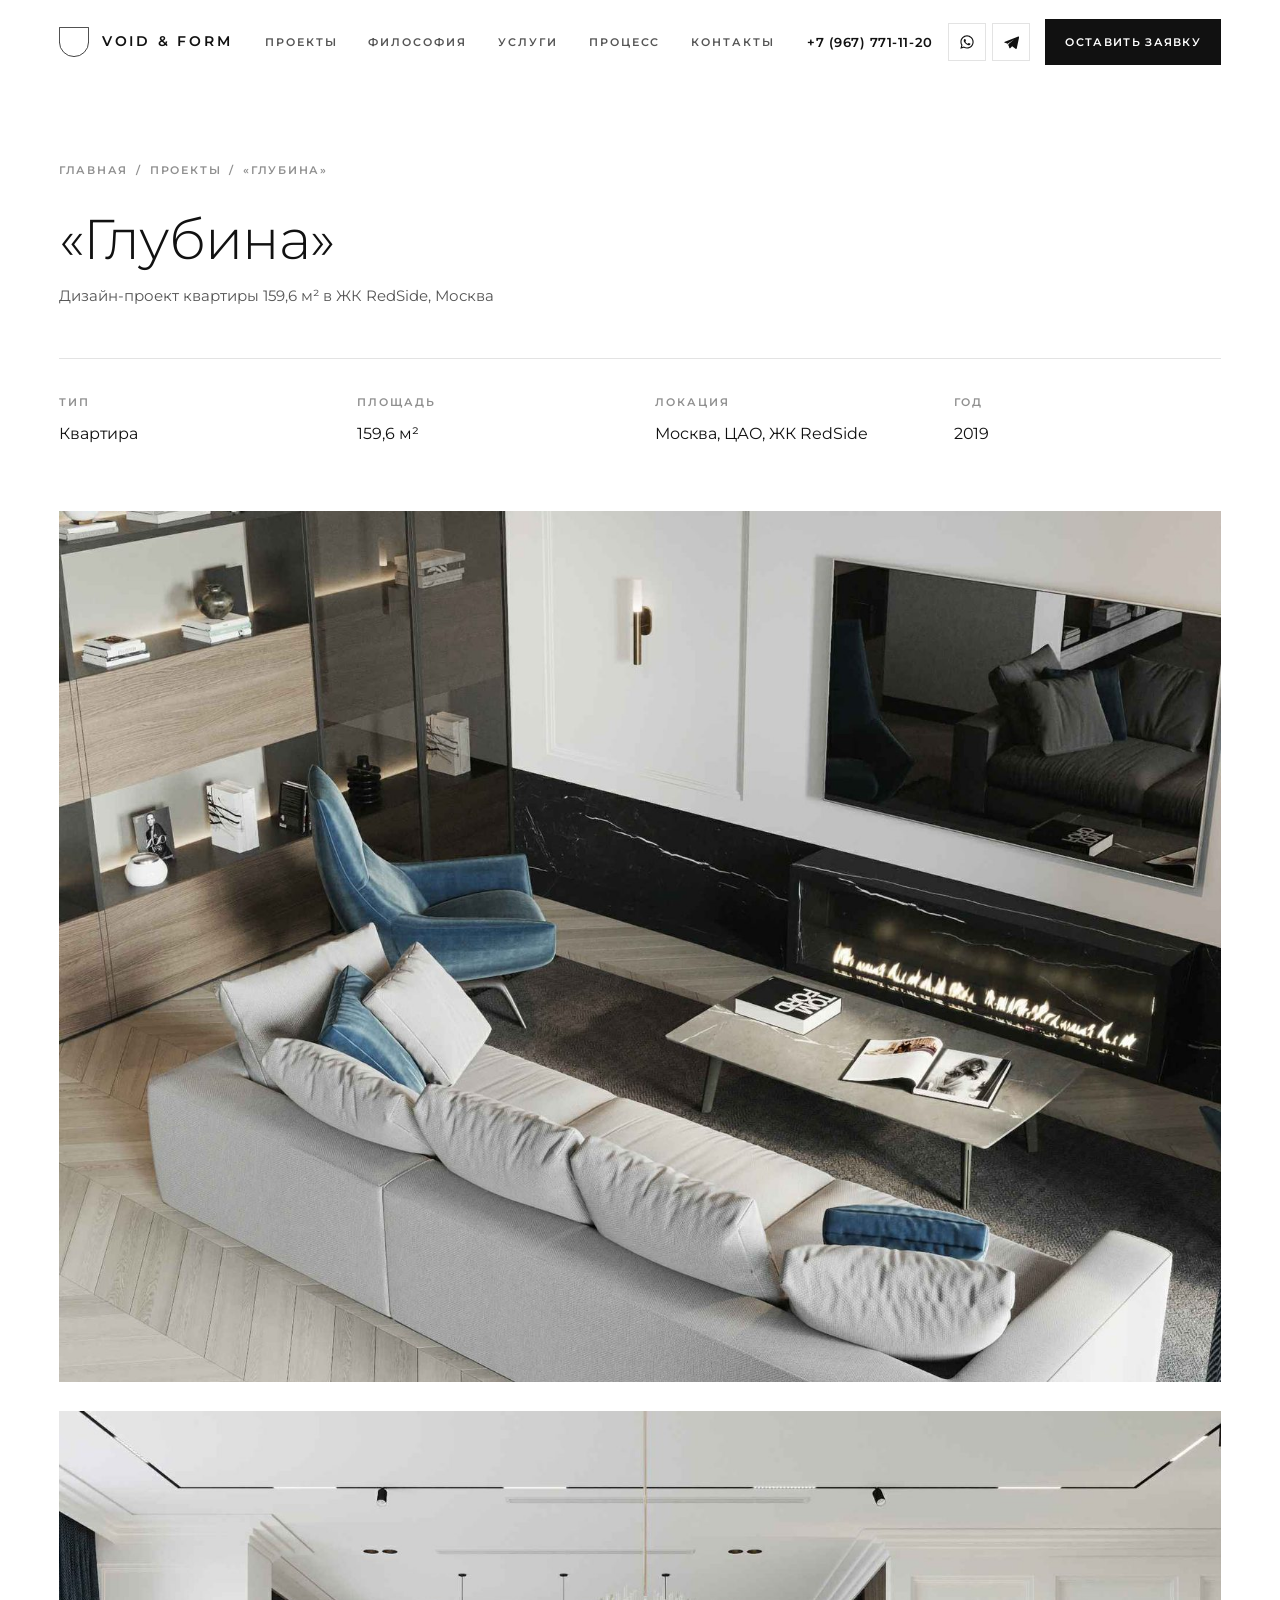
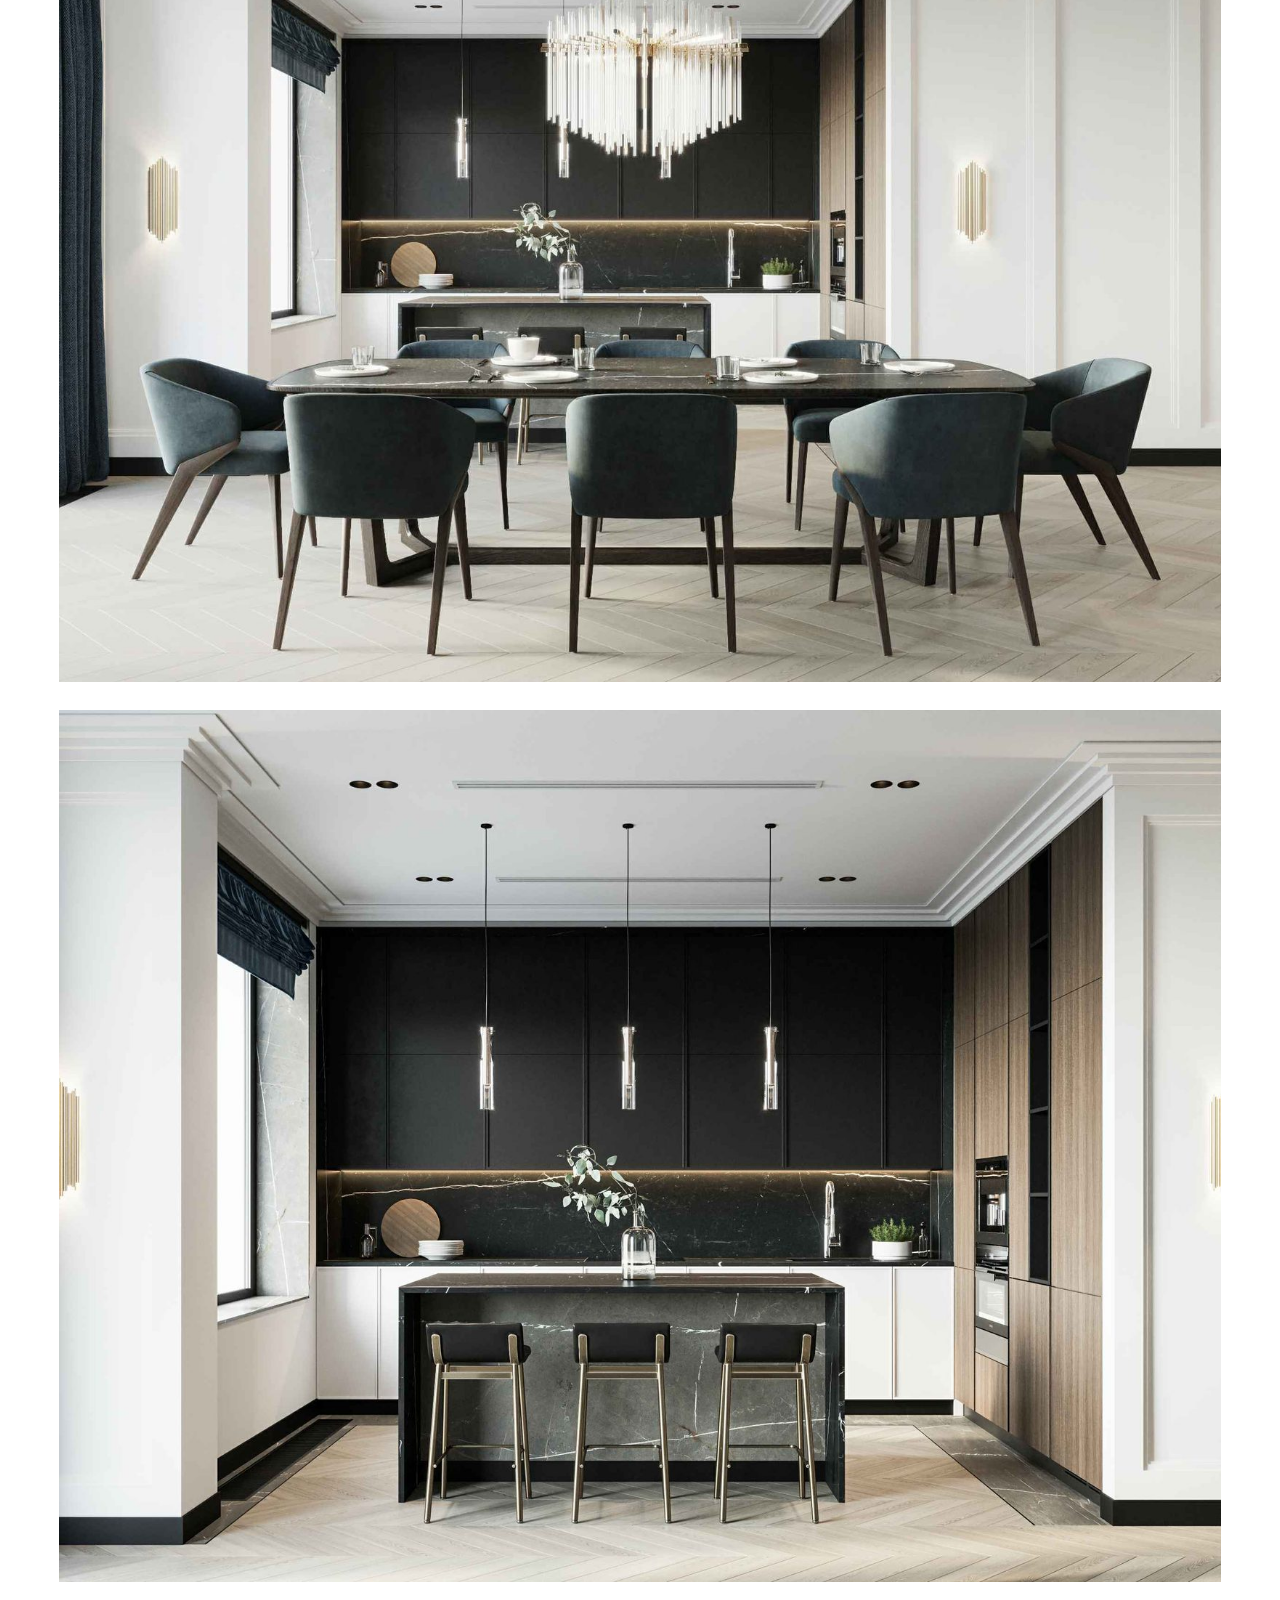
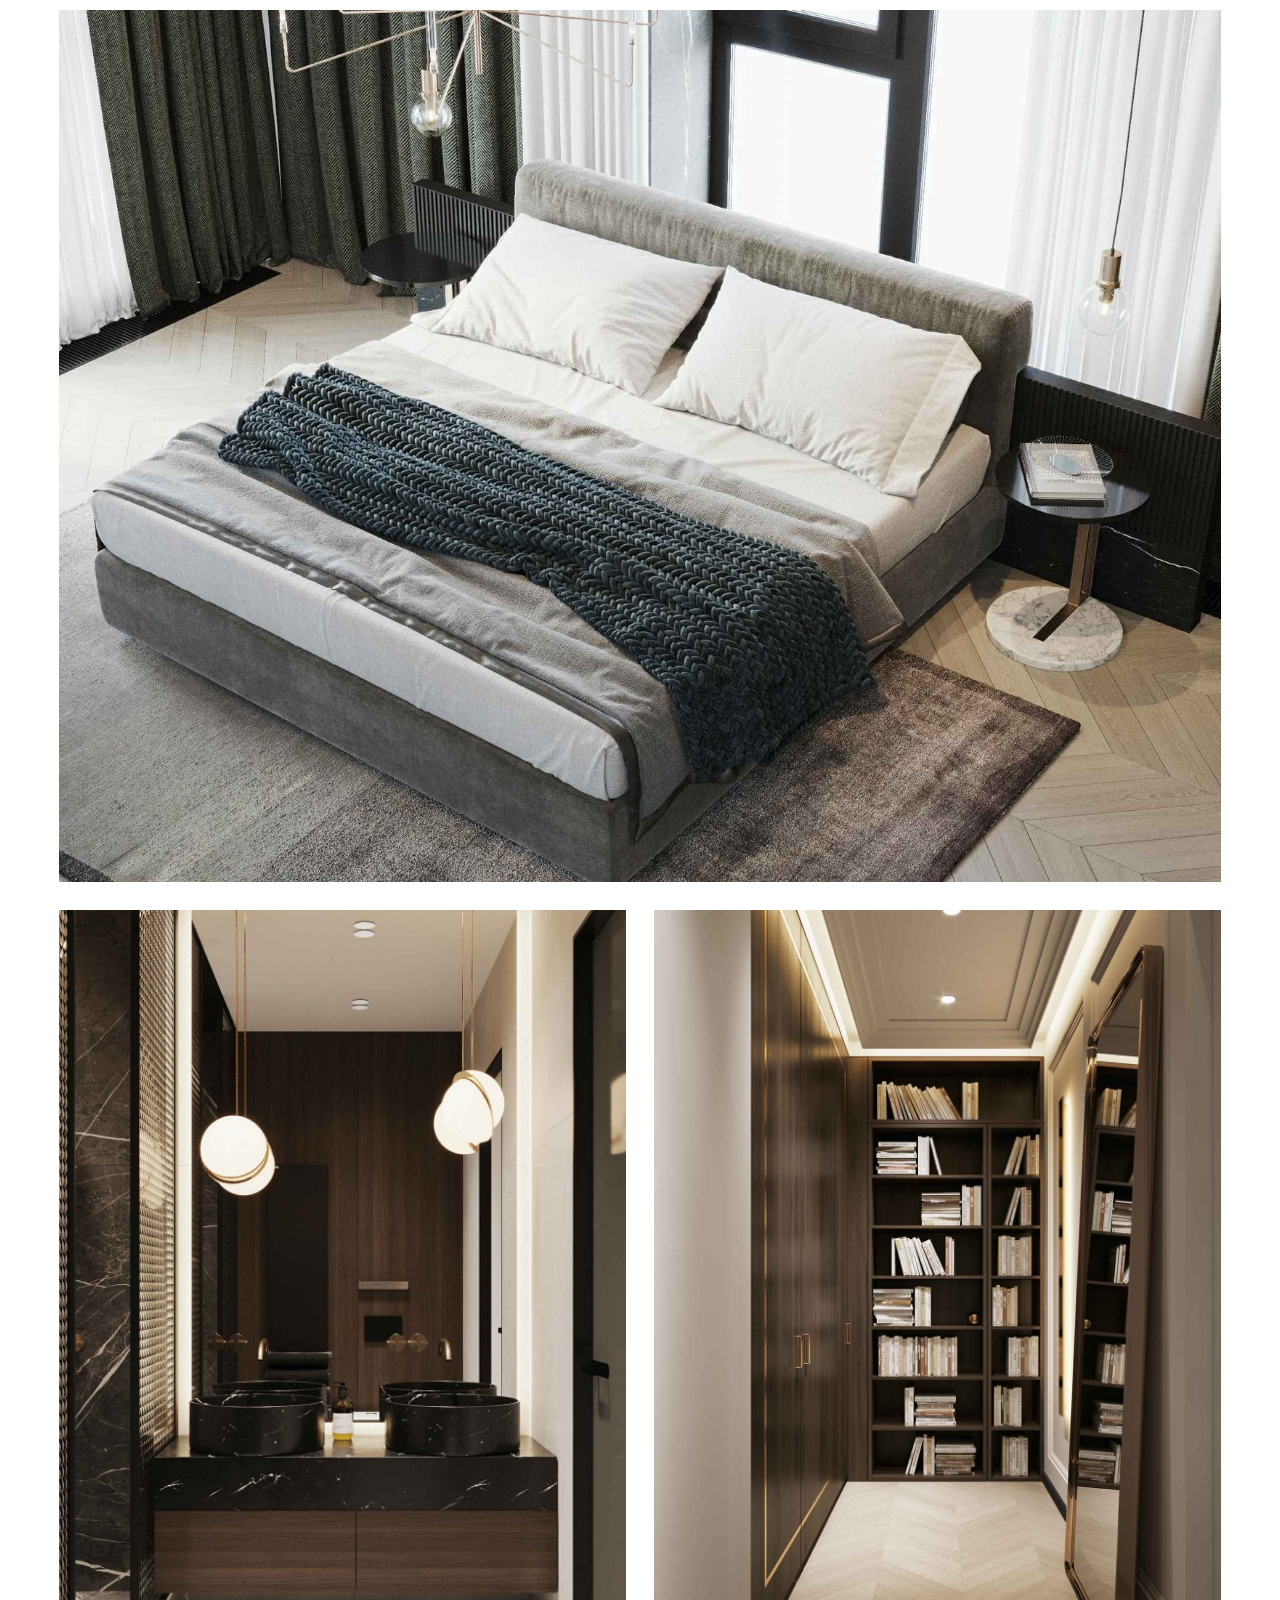
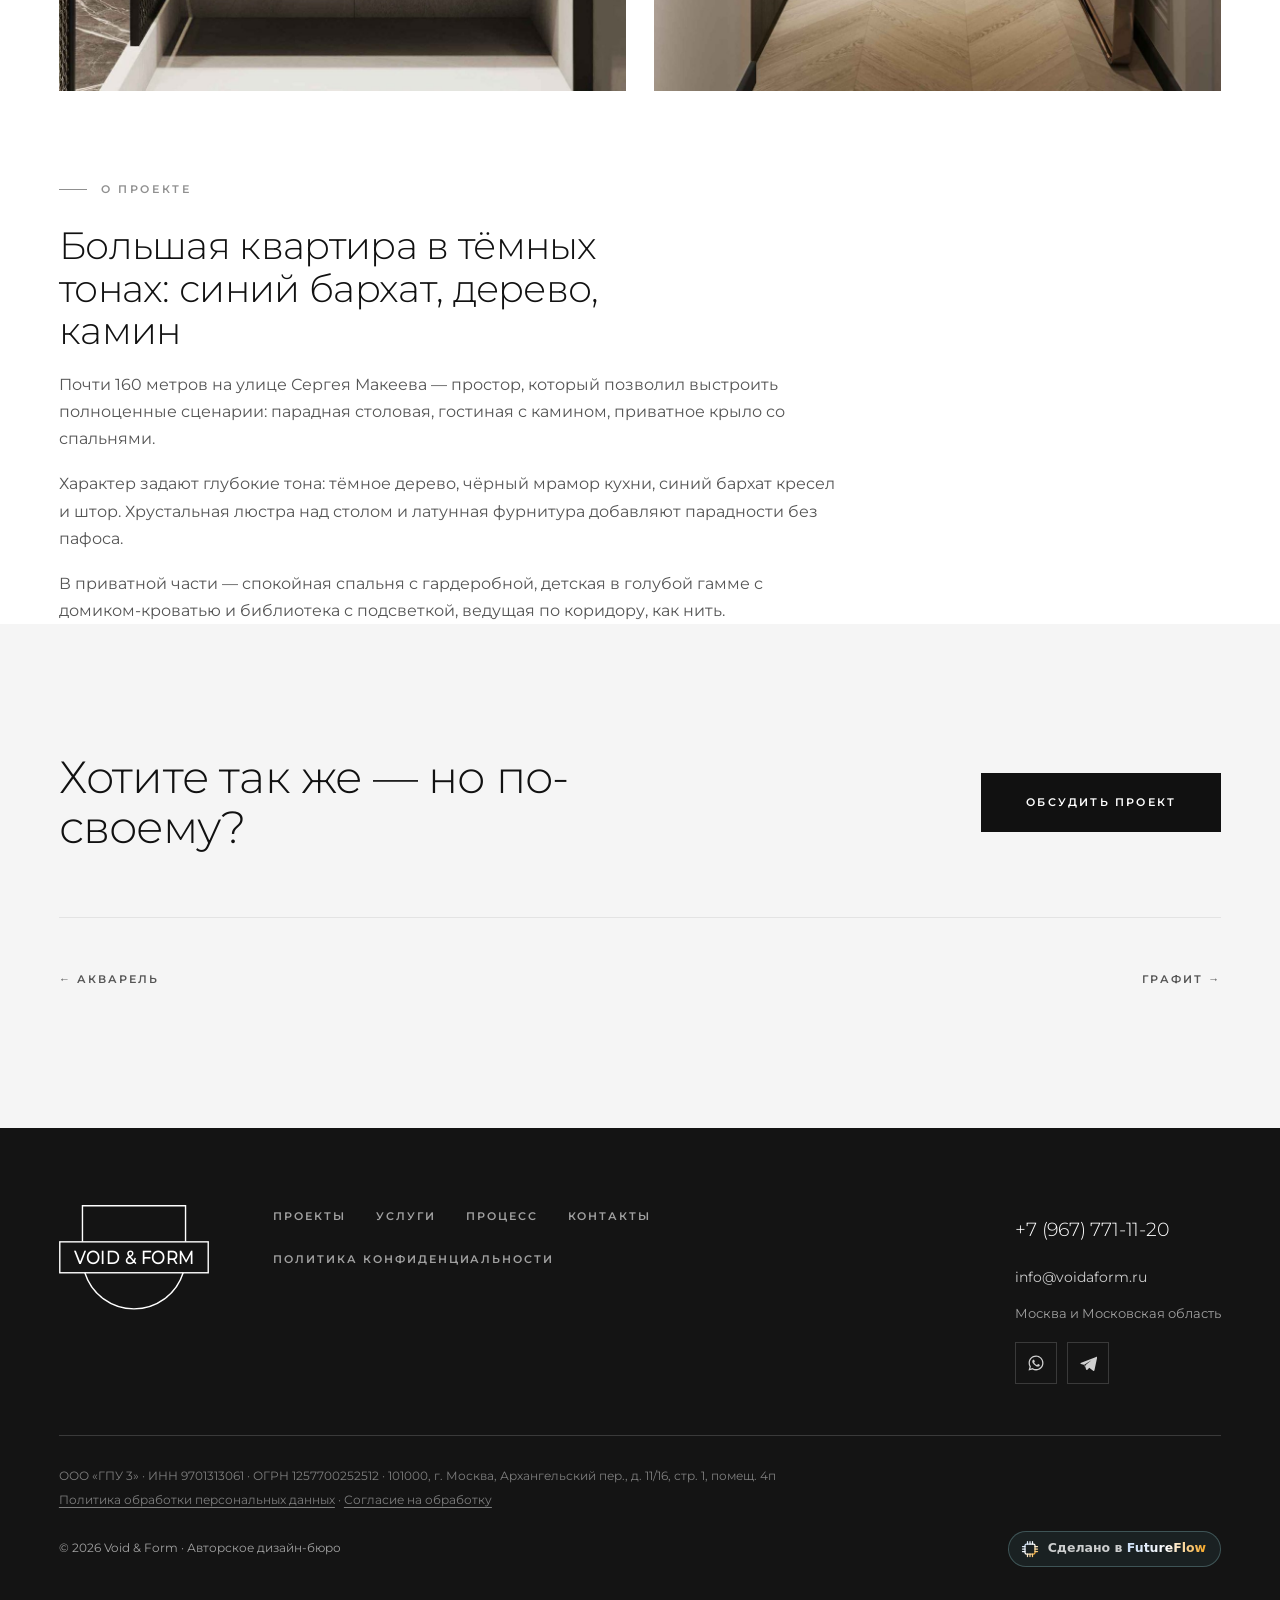
<file: projects/glubina.html>
<!DOCTYPE html>
<html lang="ru">
<head>
  <meta charset="UTF-8">
  <meta name="viewport" content="width=device-width, initial-scale=1">
  <title>Проект «Глубина» — квартира 159,6 м² | Дизайн-бюро Void &amp; Form</title>
  <meta name="description" content="Дизайн-проект квартиры 159,6 м² в ЖК RedSide (ул. Сергея Макеева): тёмное дерево, синий бархат, мраморная кухня, камин, детская. Дизайн-бюро Void & Form, Москва.">
  <link rel="canonical" href="https://voidaform.ru/projects/glubina.html">
  <meta name="robots" content="index, follow">

  <meta property="og:type" content="article">
  <meta property="og:site_name" content="Void & Form">
  <meta property="og:locale" content="ru_RU">
  <meta property="og:title" content="Проект «Глубина» — квартира 159,6 м²">
  <meta property="og:description" content="Дизайн-проект квартиры 159,6 м² в ЖК RedSide (ул. Сергея Макеева): тёмное дерево, синий бархат, мраморная кухня, камин, детская.">
  <meta property="og:url" content="https://voidaform.ru/projects/glubina.html">
  <meta property="og:image" content="https://voidaform.ru/assets/img/glubina-1.jpg">
  <meta name="twitter:card" content="summary_large_image">

  <link rel="icon" href="../favicon.svg" type="image/svg+xml">

  <link rel="preload" href="../assets/fonts/montserrat-cyrillic.woff2" as="font" type="font/woff2" crossorigin>
  <link rel="preload" href="../assets/fonts/montserrat-latin.woff2" as="font" type="font/woff2" crossorigin>
  <link rel="stylesheet" href="../css/style.css">
  <noscript><style>.reveal { opacity: 1; transform: none; }</style></noscript>

  <script type="application/ld+json">
  {
    "@context": "https://schema.org",
    "@type": "BreadcrumbList",
    "itemListElement": [
      { "@type": "ListItem", "position": 1, "name": "Главная", "item": "https://voidaform.ru/" },
      { "@type": "ListItem", "position": 2, "name": "Проекты", "item": "https://voidaform.ru/#projects" },
      { "@type": "ListItem", "position": 3, "name": "«Глубина»", "item": "https://voidaform.ru/projects/glubina.html" }
    ]
  }
  </script>
  <script type="application/ld+json">
  {
    "@context": "https://schema.org",
    "@type": "CreativeWork",
    "@id": "https://voidaform.ru/projects/glubina.html#project",
    "name": "«Глубина» — Дизайн-проект квартиры 159,6 м² в ЖК RedSide, Москва",
    "headline": "Дизайн-проект квартиры 159,6 м² в ЖК RedSide, Москва",
    "description": "Дизайн-проект квартиры 159,6 м² в ЖК RedSide (ул. Сергея Макеева): тёмное дерево, синий бархат, мраморная кухня, камин, детская.",
    "image": ["https://voidaform.ru/assets/img/glubina-1.jpg", "https://voidaform.ru/assets/img/glubina-2.jpg", "https://voidaform.ru/assets/img/glubina-3.jpg", "https://voidaform.ru/assets/img/glubina-4.jpg", "https://voidaform.ru/assets/img/glubina-5.jpg", "https://voidaform.ru/assets/img/glubina-6.jpg"],
    "creator": { "@id": "https://voidaform.ru/#org" },
    "provider": { "@id": "https://voidaform.ru/#org" },
    "locationCreated": { "@type": "Place", "name": "Москва, ЦАО, ЖК RedSide" },
    "dateCreated": "2019",
    "inLanguage": "ru-RU",
    "keywords": "дизайн интерьера, квартира, 159,6 м², ремонт под ключ, Москва",
    "url": "https://voidaform.ru/projects/glubina.html"
  }
  </script>
</head>
<body>

  <header class="header is-scrolled" id="header">
    <div class="container header__in">
      <a class="logo" href="../" aria-label="Void &amp; Form — на главную">
        <svg class="logo__mark" viewBox="-3 -3 206 206" aria-hidden="true">
          <path d="M0 100V0h200v100a100 100 0 0 1-200 0Z" fill="none" stroke="currentColor" stroke-width="5.4"/>
        </svg>
        <span class="logo__text">Void &amp; Form</span>
      </a>
      <nav class="nav" id="nav" aria-label="Основная навигация">
        <a href="../index.html#projects">Проекты</a>
        <a href="../index.html#about">Философия</a>
        <a href="../index.html#services">Услуги</a>
        <a href="../index.html#process">Процесс</a>
        <a href="../index.html#contacts">Контакты</a>
        <div class="nav__contacts">
          <a class="nav__phone" href="tel:+79677711120">+7 (967) 771-11-20</a>
          <div class="nav__messengers">
          <a href="https://wa.me/79677711120" rel="noopener" target="_blank" aria-label="Написать в WhatsApp"><svg viewBox="0 0 24 24" aria-hidden="true"><path d="M12.04 2C6.58 2 2.13 6.45 2.13 11.91c0 1.75.46 3.45 1.32 4.95L2 22l5.25-1.38a9.9 9.9 0 0 0 4.79 1.22h.01c5.46 0 9.91-4.45 9.91-9.91 0-2.65-1.03-5.14-2.9-7.01A9.82 9.82 0 0 0 12.04 2Zm0 18.15h-.01a8.2 8.2 0 0 1-4.19-1.15l-.3-.18-3.12.82.83-3.04-.2-.31a8.19 8.19 0 0 1-1.26-4.38c0-4.54 3.7-8.24 8.25-8.24 2.2 0 4.27.86 5.83 2.42a8.19 8.19 0 0 1 2.41 5.83c0 4.54-3.69 8.23-8.24 8.23Z"/><path d="M16.56 14.24c-.25-.13-1.47-.72-1.69-.81-.23-.08-.39-.12-.56.13-.16.24-.64.8-.78.97-.14.16-.29.19-.53.06-.25-.12-1.05-.38-1.99-1.23-.74-.65-1.23-1.46-1.38-1.71-.14-.24-.01-.38.11-.5.11-.11.25-.29.37-.44.13-.14.17-.24.25-.41.09-.16.04-.3-.02-.43-.06-.12-.56-1.34-.76-1.84-.2-.48-.4-.42-.56-.42-.14-.01-.3-.01-.47-.01-.16 0-.43.06-.65.3-.23.25-.86.84-.86 2.05s.88 2.38 1 2.54c.13.17 1.74 2.65 4.21 3.72.59.25 1.05.4 1.4.52.59.19 1.13.16 1.55.1.47-.07 1.46-.6 1.67-1.18.2-.58.2-1.07.14-1.18-.06-.1-.22-.16-.47-.29Z"/></svg></a>
          <a href="https://t.me/+79677711120" rel="noopener" target="_blank" aria-label="Написать в Telegram"><svg viewBox="0 0 24 24" aria-hidden="true"><path d="M21.94 4.3 2.9 11.64c-1.3.52-1.29 1.26-.24 1.58l4.89 1.52 1.87 5.75c.23.63.11.88.77.88.51 0 .73-.23 1.02-.51l2.47-2.4 5.14 3.8c.94.52 1.62.25 1.86-.87l3.37-15.88c.34-1.37-.53-1.99-1.42-1.58Zm-13.1 10.5-.02.03-.86 2.65-.98-3.03 9.6-6.02-7.74 6.37Z"/></svg></a>
        </div>
          <a class="btn nav__cta" href="../index.html#contacts" data-modal-open="Оставить заявку">Оставить заявку</a>
        </div>
      </nav>
      <div class="header__contacts">
        <a class="header__phone" href="tel:+79677711120">+7 (967) 771-11-20</a>
        <div class="header__messengers">
          <a href="https://wa.me/79677711120" rel="noopener" target="_blank" aria-label="Написать в WhatsApp"><svg viewBox="0 0 24 24" aria-hidden="true"><path d="M12.04 2C6.58 2 2.13 6.45 2.13 11.91c0 1.75.46 3.45 1.32 4.95L2 22l5.25-1.38a9.9 9.9 0 0 0 4.79 1.22h.01c5.46 0 9.91-4.45 9.91-9.91 0-2.65-1.03-5.14-2.9-7.01A9.82 9.82 0 0 0 12.04 2Zm0 18.15h-.01a8.2 8.2 0 0 1-4.19-1.15l-.3-.18-3.12.82.83-3.04-.2-.31a8.19 8.19 0 0 1-1.26-4.38c0-4.54 3.7-8.24 8.25-8.24 2.2 0 4.27.86 5.83 2.42a8.19 8.19 0 0 1 2.41 5.83c0 4.54-3.69 8.23-8.24 8.23Z"/><path d="M16.56 14.24c-.25-.13-1.47-.72-1.69-.81-.23-.08-.39-.12-.56.13-.16.24-.64.8-.78.97-.14.16-.29.19-.53.06-.25-.12-1.05-.38-1.99-1.23-.74-.65-1.23-1.46-1.38-1.71-.14-.24-.01-.38.11-.5.11-.11.25-.29.37-.44.13-.14.17-.24.25-.41.09-.16.04-.3-.02-.43-.06-.12-.56-1.34-.76-1.84-.2-.48-.4-.42-.56-.42-.14-.01-.3-.01-.47-.01-.16 0-.43.06-.65.3-.23.25-.86.84-.86 2.05s.88 2.38 1 2.54c.13.17 1.74 2.65 4.21 3.72.59.25 1.05.4 1.4.52.59.19 1.13.16 1.55.1.47-.07 1.46-.6 1.67-1.18.2-.58.2-1.07.14-1.18-.06-.1-.22-.16-.47-.29Z"/></svg></a>
          <a href="https://t.me/+79677711120" rel="noopener" target="_blank" aria-label="Написать в Telegram"><svg viewBox="0 0 24 24" aria-hidden="true"><path d="M21.94 4.3 2.9 11.64c-1.3.52-1.29 1.26-.24 1.58l4.89 1.52 1.87 5.75c.23.63.11.88.77.88.51 0 .73-.23 1.02-.51l2.47-2.4 5.14 3.8c.94.52 1.62.25 1.86-.87l3.37-15.88c.34-1.37-.53-1.99-1.42-1.58Zm-13.1 10.5-.02.03-.86 2.65-.98-3.03 9.6-6.02-7.74 6.37Z"/></svg></a>
        </div>
        <a class="btn btn--sm" href="../index.html#contacts" data-modal-open="Оставить заявку">Оставить заявку</a>
      </div>
      <button class="burger" id="burger" aria-label="Открыть меню" aria-expanded="false">
        <span></span><span></span><span></span>
      </button>
    </div>
  </header>

  <main>
    <section class="project-hero">
      <div class="container">
        <nav class="breadcrumbs" aria-label="Хлебные крошки">
          <a href="../">Главная</a><span>/</span><a href="../index.html#projects">Проекты</a><span>/</span><span>«Глубина»</span>
        </nav>
        <h1>«Глубина»<span class="project-hero__sub">Дизайн-проект квартиры 159,6 м² в ЖК RedSide, Москва</span></h1>
        <div class="project-facts">
          <div class="fact"><div class="fact__label">Тип</div><div class="fact__value">Квартира</div></div>
          <div class="fact"><div class="fact__label">Площадь</div><div class="fact__value">159,6 м²</div></div>
          <div class="fact"><div class="fact__label">Локация</div><div class="fact__value">Москва, ЦАО, ЖК RedSide</div></div>
          <div class="fact"><div class="fact__label">Год</div><div class="fact__value">2019</div></div>
        </div>
      </div>
    </section>

    <section class="container" style="padding-bottom: clamp(48px, 7vw, 90px)">
      <div class="project-gallery">
        <figure class="is-wide reveal"><img src="../assets/img/glubina-1.jpg" alt="Гостиная с камином, серым диваном и креслами в синем бархате — квартира 159,6 м² в ЖК RedSide" width="1600" height="1200"></figure>
        <figure class="is-wide reveal"><img src="../assets/img/glubina-2.jpg" alt="Парадная столовая с хрустальной люстрой и стульями в синем бархате — проект «Глубина»" width="1600" height="1200" loading="lazy"></figure>
        <figure class="is-wide reveal"><img src="../assets/img/glubina-3.jpg" alt="Кухня с чёрным мраморным островом и тёмными фасадами — проект «Глубина»" width="1600" height="1200" loading="lazy"></figure>
        <figure class="is-wide reveal"><img src="../assets/img/glubina-4.jpg" alt="Спальня в тёмном дереве с латунной люстрой — проект «Глубина»" width="1600" height="1200" loading="lazy"></figure>
        <figure class="reveal"><img src="../assets/img/glubina-5.jpg" alt="Ванная с чёрными раковинами из мрамора и латунными светильниками — проект «Глубина»" width="1162" height="1600" loading="lazy"></figure>
        <figure class="reveal"><img src="../assets/img/glubina-6.jpg" alt="Библиотека с подсветкой в коридоре — проект «Глубина»" width="1200" height="1600" loading="lazy"></figure>
      </div>
    </section>

    <section class="container">
      <div class="project-about reveal">
        <span class="section-label">О проекте</span>
        <h2 class="section-title" style="font-size: clamp(26px, 3vw, 38px)">Большая квартира в тёмных тонах: синий бархат, дерево, камин</h2>
        <p>Почти 160 метров на улице Сергея Макеева — простор, который позволил выстроить полноценные сценарии: парадная столовая, гостиная с камином, приватное крыло со спальнями.</p>
        <p>Характер задают глубокие тона: тёмное дерево, чёрный мрамор кухни, синий бархат кресел и штор. Хрустальная люстра над столом и латунная фурнитура добавляют парадности без пафоса.</p>
        <p>В приватной части — спокойная спальня с гардеробной, детская в голубой гамме с домиком-кроватью и библиотека с подсветкой, ведущая по коридору, как нить.</p>
      </div>
    </section>

    <section class="section section--soft">
      <div class="container">
        <div style="display:flex;flex-wrap:wrap;align-items:center;justify-content:space-between;gap:28px">
          <h2 class="section-title reveal" style="max-width:12em">Хотите так же — но по-своему?</h2>
          <a class="btn reveal" href="../index.html#contacts" data-modal-open="Обсудить проект">Обсудить проект</a>
        </div>
        <nav class="project-nav" aria-label="Другие проекты">
          <a href="akvarel.html">← Акварель</a>
          <a href="grafit.html">Графит →</a>
        </nav>
      </div>
    </section>
  </main>

  <footer class="footer">
    <div class="container">
      <div class="footer__top">
        <a class="footer__logo" href="../" aria-label="Void &amp; Form — на главную">
          <svg viewBox="-1.5 -1.5 291 203" aria-hidden="true">
            <g fill="none" stroke="currentColor" stroke-width="2.7">
              <path d="M44 70V0h200v70"/>
              <path d="M48.606 130A100 100 0 0 0 239.394 130"/>
              <rect x="0" y="70" width="288" height="60"/>
            </g>
            <text x="144" y="112.8" text-anchor="middle" textLength="234.7" lengthAdjust="spacingAndGlyphs"
                  font-family="Montserrat, Helvetica, Arial, sans-serif" font-size="36.6" font-weight="500" fill="currentColor">VOID &amp; FORM</text>
          </svg>
        </a>
        <nav class="footer__nav" aria-label="Навигация в подвале">
          <a href="../index.html#projects">Проекты</a>
          <a href="../index.html#services">Услуги</a>
          <a href="../index.html#process">Процесс</a>
          <a href="../index.html#contacts">Контакты</a>
          <a href="../privacy.html">Политика конфиденциальности</a>
        </nav>
        <div class="footer__contact">
          <a class="footer__phone" href="tel:+79677711120">+7 (967) 771-11-20</a>
          <a class="footer__mail" href="mailto:info@voidaform.ru">info@voidaform.ru</a>
          <span>Москва и Московская область</span>
          <div class="footer__messengers">
            <a href="https://wa.me/79677711120" rel="noopener" target="_blank" aria-label="Написать в WhatsApp"><svg viewBox="0 0 24 24" aria-hidden="true"><path d="M12.04 2C6.58 2 2.13 6.45 2.13 11.91c0 1.75.46 3.45 1.32 4.95L2 22l5.25-1.38a9.9 9.9 0 0 0 4.79 1.22h.01c5.46 0 9.91-4.45 9.91-9.91 0-2.65-1.03-5.14-2.9-7.01A9.82 9.82 0 0 0 12.04 2Zm0 18.15h-.01a8.2 8.2 0 0 1-4.19-1.15l-.3-.18-3.12.82.83-3.04-.2-.31a8.19 8.19 0 0 1-1.26-4.38c0-4.54 3.7-8.24 8.25-8.24 2.2 0 4.27.86 5.83 2.42a8.19 8.19 0 0 1 2.41 5.83c0 4.54-3.69 8.23-8.24 8.23Z"/><path d="M16.56 14.24c-.25-.13-1.47-.72-1.69-.81-.23-.08-.39-.12-.56.13-.16.24-.64.8-.78.97-.14.16-.29.19-.53.06-.25-.12-1.05-.38-1.99-1.23-.74-.65-1.23-1.46-1.38-1.71-.14-.24-.01-.38.11-.5.11-.11.25-.29.37-.44.13-.14.17-.24.25-.41.09-.16.04-.3-.02-.43-.06-.12-.56-1.34-.76-1.84-.2-.48-.4-.42-.56-.42-.14-.01-.3-.01-.47-.01-.16 0-.43.06-.65.3-.23.25-.86.84-.86 2.05s.88 2.38 1 2.54c.13.17 1.74 2.65 4.21 3.72.59.25 1.05.4 1.4.52.59.19 1.13.16 1.55.1.47-.07 1.46-.6 1.67-1.18.2-.58.2-1.07.14-1.18-.06-.1-.22-.16-.47-.29Z"/></svg></a>
            <a href="https://t.me/+79677711120" rel="noopener" target="_blank" aria-label="Написать в Telegram"><svg viewBox="0 0 24 24" aria-hidden="true"><path d="M21.94 4.3 2.9 11.64c-1.3.52-1.29 1.26-.24 1.58l4.89 1.52 1.87 5.75c.23.63.11.88.77.88.51 0 .73-.23 1.02-.51l2.47-2.4 5.14 3.8c.94.52 1.62.25 1.86-.87l3.37-15.88c.34-1.37-.53-1.99-1.42-1.58Zm-13.1 10.5-.02.03-.86 2.65-.98-3.03 9.6-6.02-7.74 6.37Z"/></svg></a>
          </div>
        </div>
      </div>
      <div class="footer__legal">
        <span>ООО «ГПУ 3» · ИНН 9701313061 · ОГРН 1257700252512 · 101000, г. Москва, Архангельский пер., д. 11/16, стр. 1, помещ. 4п</span>
        <span><a href="../privacy.html">Политика обработки персональных данных</a> · <a href="../consent.html">Согласие на обработку</a></span>
      </div>
      <div class="footer__bottom">
      <span>© 2026 Void &amp; Form · Авторское дизайн-бюро</span>
      <a class="ff-badge" href="https://futureflow.ru" target="_blank" rel="noopener" aria-label="Сделано в FutureFlow"
         style="display:inline-flex;align-items:center;gap:8px;padding:7px 14px 7px 11px;border-radius:100px;background:#1a2122;border:1px solid rgba(108,146,149,.45);color:rgba(255,255,255,.78);text-decoration:none;font:600 12.5px/1 system-ui,-apple-system,'Segoe UI',Roboto,Arial,sans-serif">
        <svg width="20" height="20" viewBox="0 0 32 32" fill="none" stroke="url(#ffGrad)" stroke-width="2" stroke-linecap="round" stroke-linejoin="round" aria-hidden="true">
          <defs><linearGradient id="ffGrad" x1="0" y1="0" x2="1" y2="1"><stop offset="0" stop-color="#c8dcf4"/><stop offset=".5" stop-color="#fff"/><stop offset="1" stop-color="#f5a623"/></linearGradient></defs>
          <rect x="8" y="8" width="16" height="16" rx="2.5"/>
          <path d="M12 8V4M16 8V4M20 8V4 M12 28V24M16 28V24M20 28V24 M8 12H4M8 16H4M8 20H4 M28 12H24M28 16H24M28 20H24"/>
        </svg>
        <span>Сделано в&nbsp;<span style="font-weight:700;background:linear-gradient(90deg,#c8dcf4,#fff 50%,#f5a623);-webkit-background-clip:text;background-clip:text;-webkit-text-fill-color:transparent;color:transparent">FutureFlow</span></span>
      </a>
      </div>
    </div>
  </footer>

  <div class="lightbox" id="lightbox" role="dialog" aria-label="Просмотр фотографии">
    <img alt="">
  </div>

  <!-- Быстрая связь: показывается только на смартфонах -->
  <div class="fab" id="fab">
    <div class="fab__menu" id="fab-menu">
      <a class="fab__item" href="tel:+79677711120"><svg viewBox="0 0 24 24" aria-hidden="true"><path d="M6.6 10.8a15.1 15.1 0 0 0 6.6 6.6l2.2-2.2c.3-.3.7-.4 1-.2 1.2.4 2.4.6 3.6.6.6 0 1 .4 1 1V20c0 .6-.4 1-1 1-9.4 0-17-7.6-17-17 0-.6.4-1 1-1h3.5c.6 0 1 .4 1 1 0 1.3.2 2.5.6 3.6.1.4 0 .7-.2 1l-2.3 2.2Z"/></svg><span>Позвонить</span></a>
      <a class="fab__item" href="https://wa.me/79677711120" rel="noopener" target="_blank"><svg viewBox="0 0 24 24" aria-hidden="true"><path d="M12.04 2C6.58 2 2.13 6.45 2.13 11.91c0 1.75.46 3.45 1.32 4.95L2 22l5.25-1.38a9.9 9.9 0 0 0 4.79 1.22h.01c5.46 0 9.91-4.45 9.91-9.91 0-2.65-1.03-5.14-2.9-7.01A9.82 9.82 0 0 0 12.04 2Zm0 18.15h-.01a8.2 8.2 0 0 1-4.19-1.15l-.3-.18-3.12.82.83-3.04-.2-.31a8.19 8.19 0 0 1-1.26-4.38c0-4.54 3.7-8.24 8.25-8.24 2.2 0 4.27.86 5.83 2.42a8.19 8.19 0 0 1 2.41 5.83c0 4.54-3.69 8.23-8.24 8.23Z"/><path d="M16.56 14.24c-.25-.13-1.47-.72-1.69-.81-.23-.08-.39-.12-.56.13-.16.24-.64.8-.78.97-.14.16-.29.19-.53.06-.25-.12-1.05-.38-1.99-1.23-.74-.65-1.23-1.46-1.38-1.71-.14-.24-.01-.38.11-.5.11-.11.25-.29.37-.44.13-.14.17-.24.25-.41.09-.16.04-.3-.02-.43-.06-.12-.56-1.34-.76-1.84-.2-.48-.4-.42-.56-.42-.14-.01-.3-.01-.47-.01-.16 0-.43.06-.65.3-.23.25-.86.84-.86 2.05s.88 2.38 1 2.54c.13.17 1.74 2.65 4.21 3.72.59.25 1.05.4 1.4.52.59.19 1.13.16 1.55.1.47-.07 1.46-.6 1.67-1.18.2-.58.2-1.07.14-1.18-.06-.1-.22-.16-.47-.29Z"/></svg><span>WhatsApp</span></a>
      <a class="fab__item" href="https://t.me/+79677711120" rel="noopener" target="_blank"><svg viewBox="0 0 24 24" aria-hidden="true"><path d="M21.94 4.3 2.9 11.64c-1.3.52-1.29 1.26-.24 1.58l4.89 1.52 1.87 5.75c.23.63.11.88.77.88.51 0 .73-.23 1.02-.51l2.47-2.4 5.14 3.8c.94.52 1.62.25 1.86-.87l3.37-15.88c.34-1.37-.53-1.99-1.42-1.58Zm-13.1 10.5-.02.03-.86 2.65-.98-3.03 9.6-6.02-7.74 6.37Z"/></svg><span>Telegram</span></a>
    </div>
    <button class="fab__toggle" id="fab-toggle" type="button" aria-label="Связаться с нами" aria-expanded="false" aria-controls="fab-menu"><svg viewBox="0 0 24 24" aria-hidden="true"><path d="M11 5h2v14h-2z"/><path d="M5 11h14v2H5z"/></svg></button>
  </div>

  <div class="modal" id="callback-modal" aria-hidden="true">
    <div class="modal__overlay" data-modal-close></div>
    <div class="modal__box" role="dialog" aria-modal="true" aria-labelledby="callback-title" tabindex="-1">
      <button class="modal__close" type="button" data-modal-close aria-label="Закрыть окно"></button>
      <h2 class="modal__title" id="callback-title">Оставить заявку</h2>
      <p class="modal__text">Оставьте имя и телефон — перезвоним в течение рабочего дня и бесплатно посчитаем смету.</p>
      <form class="form" id="callback-form" novalidate data-endpoint="../api/lead.php">
        <input class="form__trap" type="text" name="company" tabindex="-1" autocomplete="off" aria-hidden="true">
        <input type="hidden" name="source" value="Оставить заявку">
        <div class="form__field">
          <label for="cb-name">Имя</label>
          <input id="cb-name" name="name" type="text" autocomplete="name" required placeholder="Как к вам обращаться">
        </div>
        <div class="form__field">
          <label for="cb-phone">Телефон</label>
          <input id="cb-phone" name="phone" type="tel" autocomplete="tel" required placeholder="+7 (___) ___-__-__">
        </div>
        <label class="form__consent">
          <input type="checkbox" required>
          <span>Даю <a href="../consent.html">согласие</a> на обработку персональных данных в соответствии с <a href="../privacy.html">политикой</a></span>
        </label>
        <button class="btn" type="submit">Отправить заявку</button>
        <p class="form__done">Спасибо! Мы свяжемся с вами в ближайшее время.</p>
      </form>
    </div>
  </div>

  <script src="../js/main.js?v=2" defer></script>
</body>
</html>
</file>
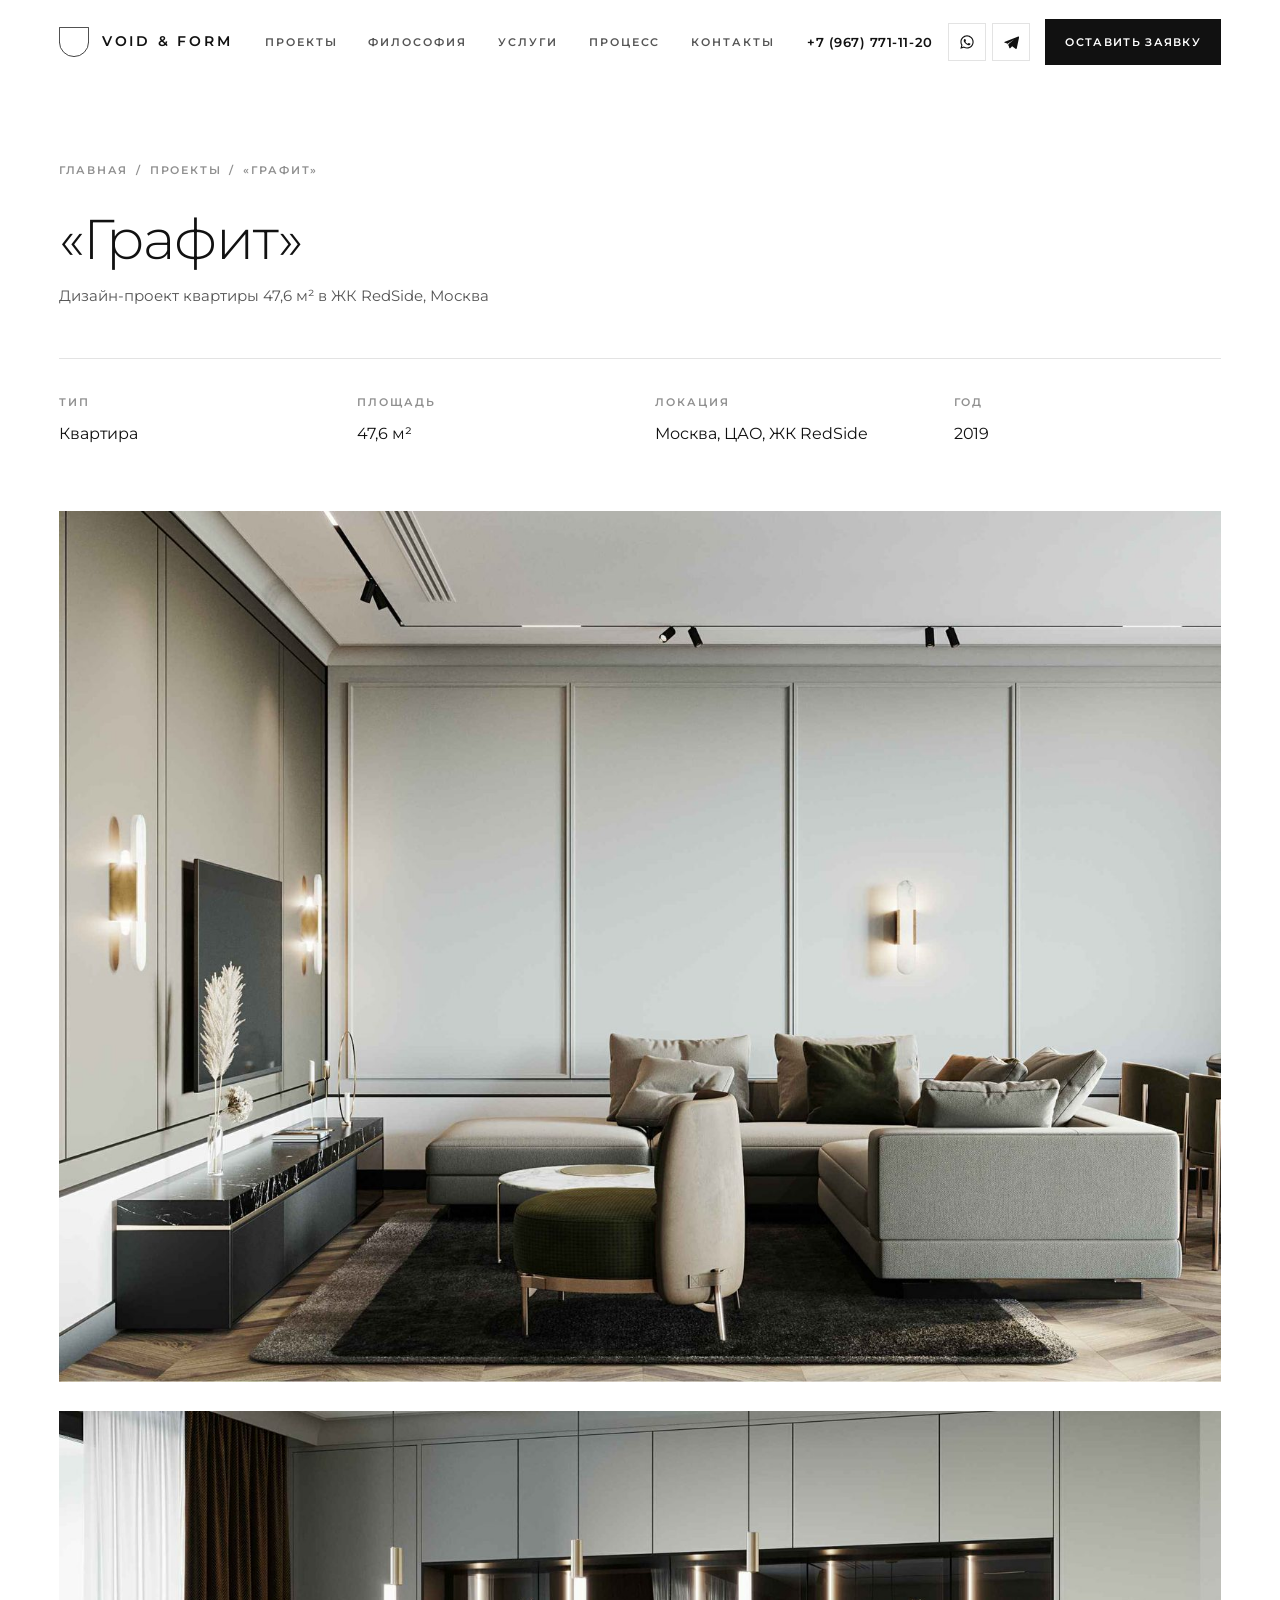
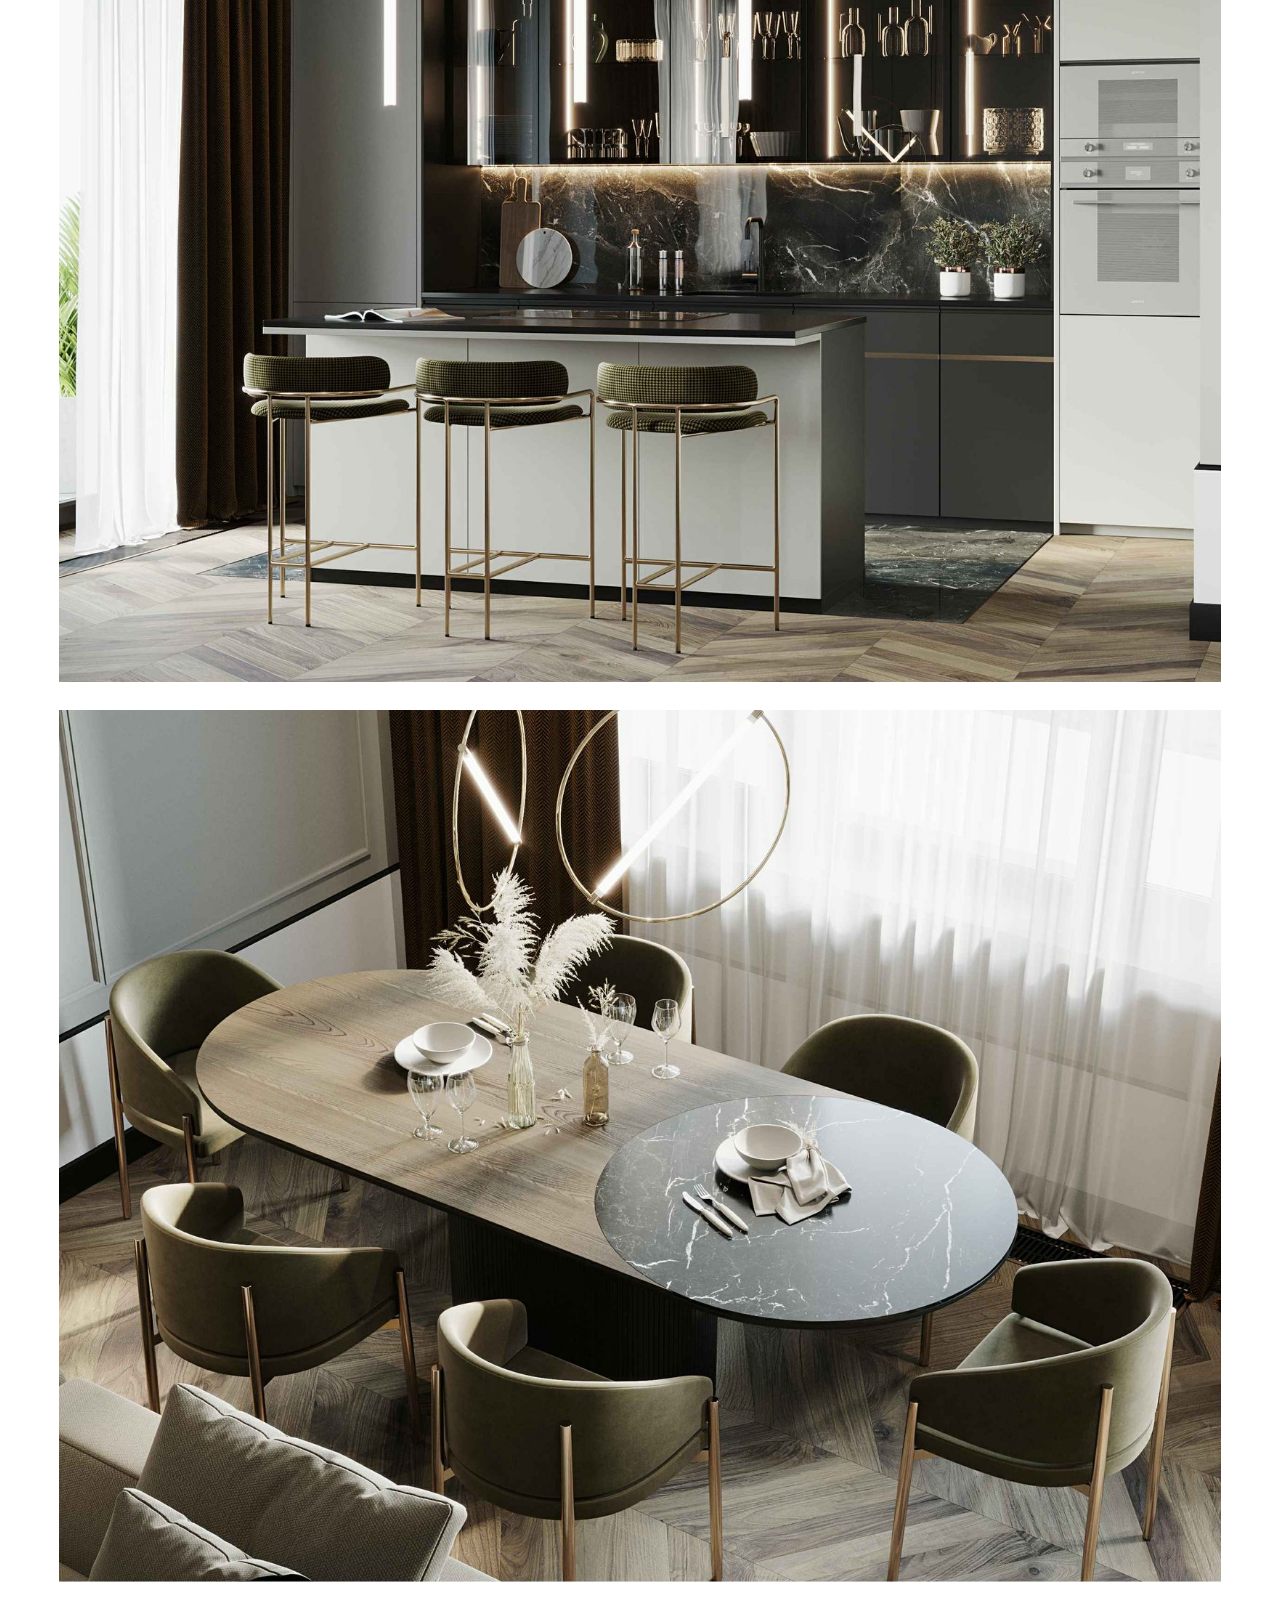
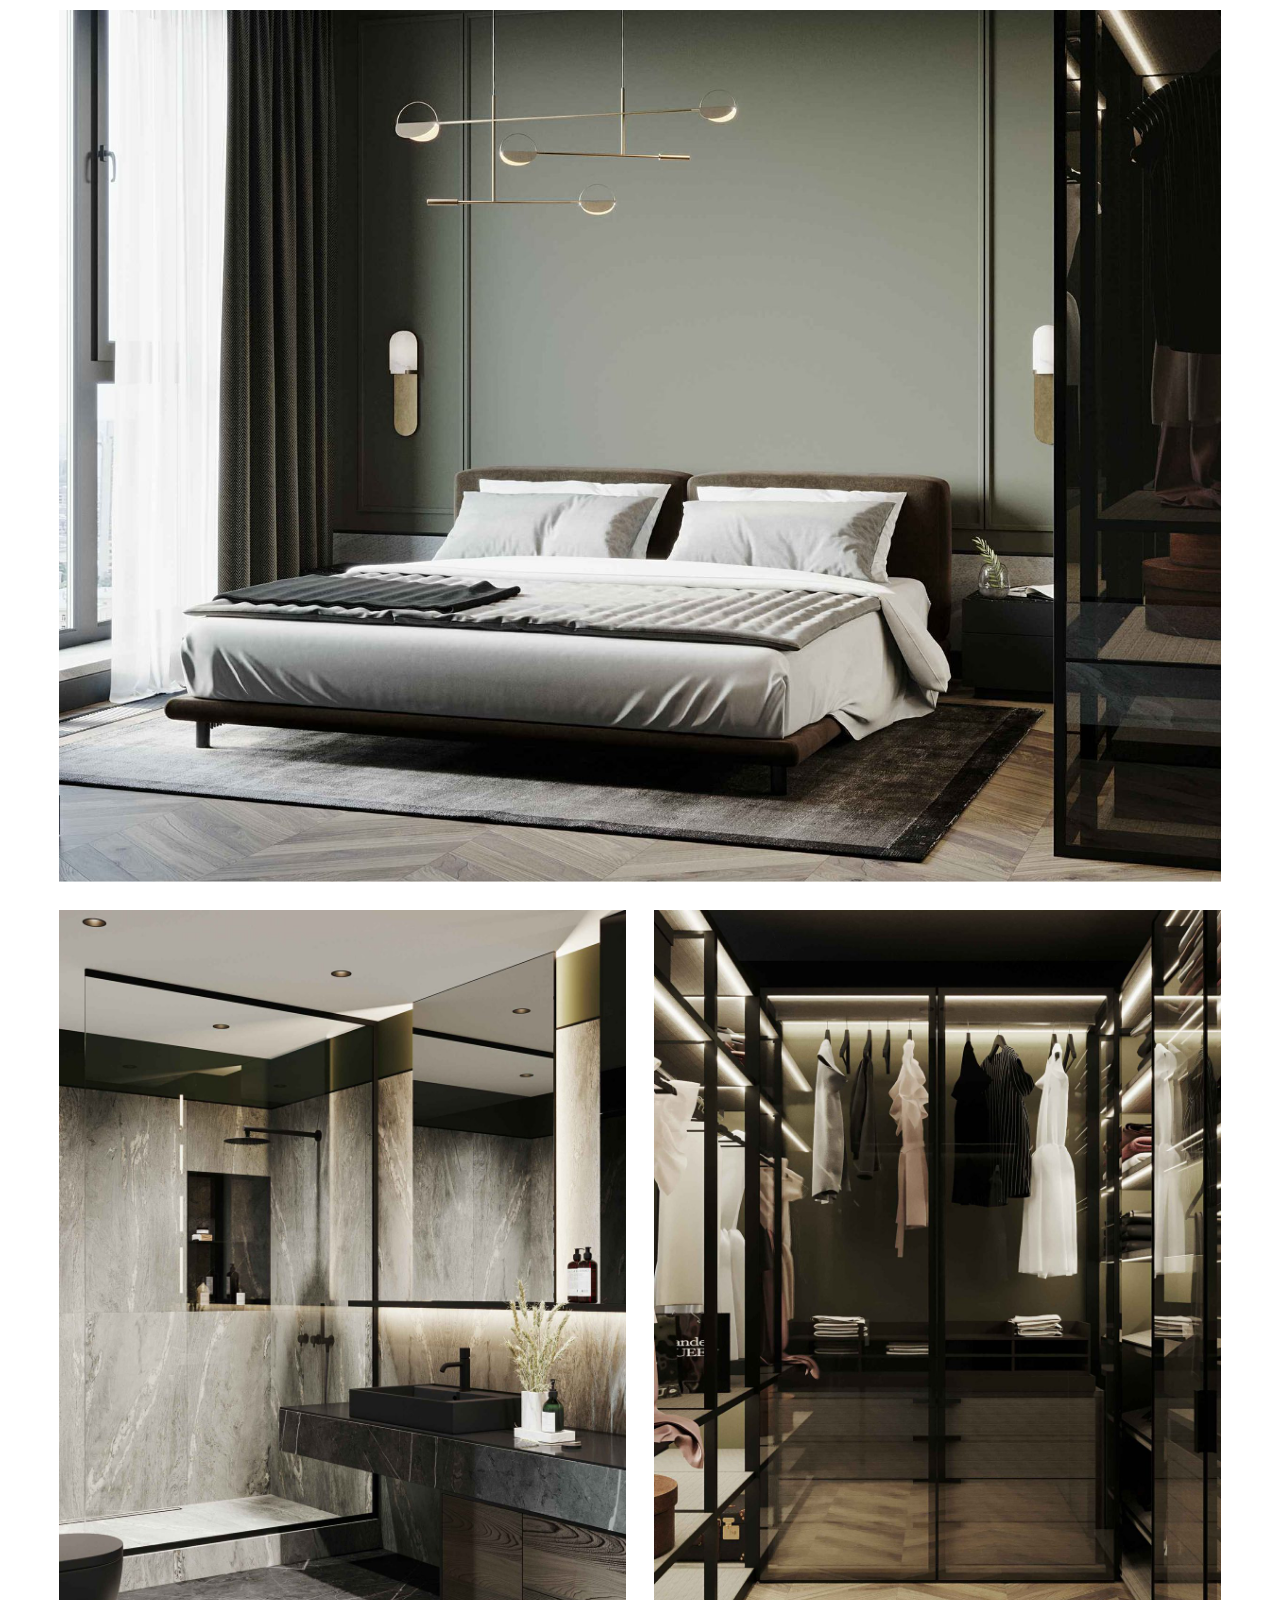
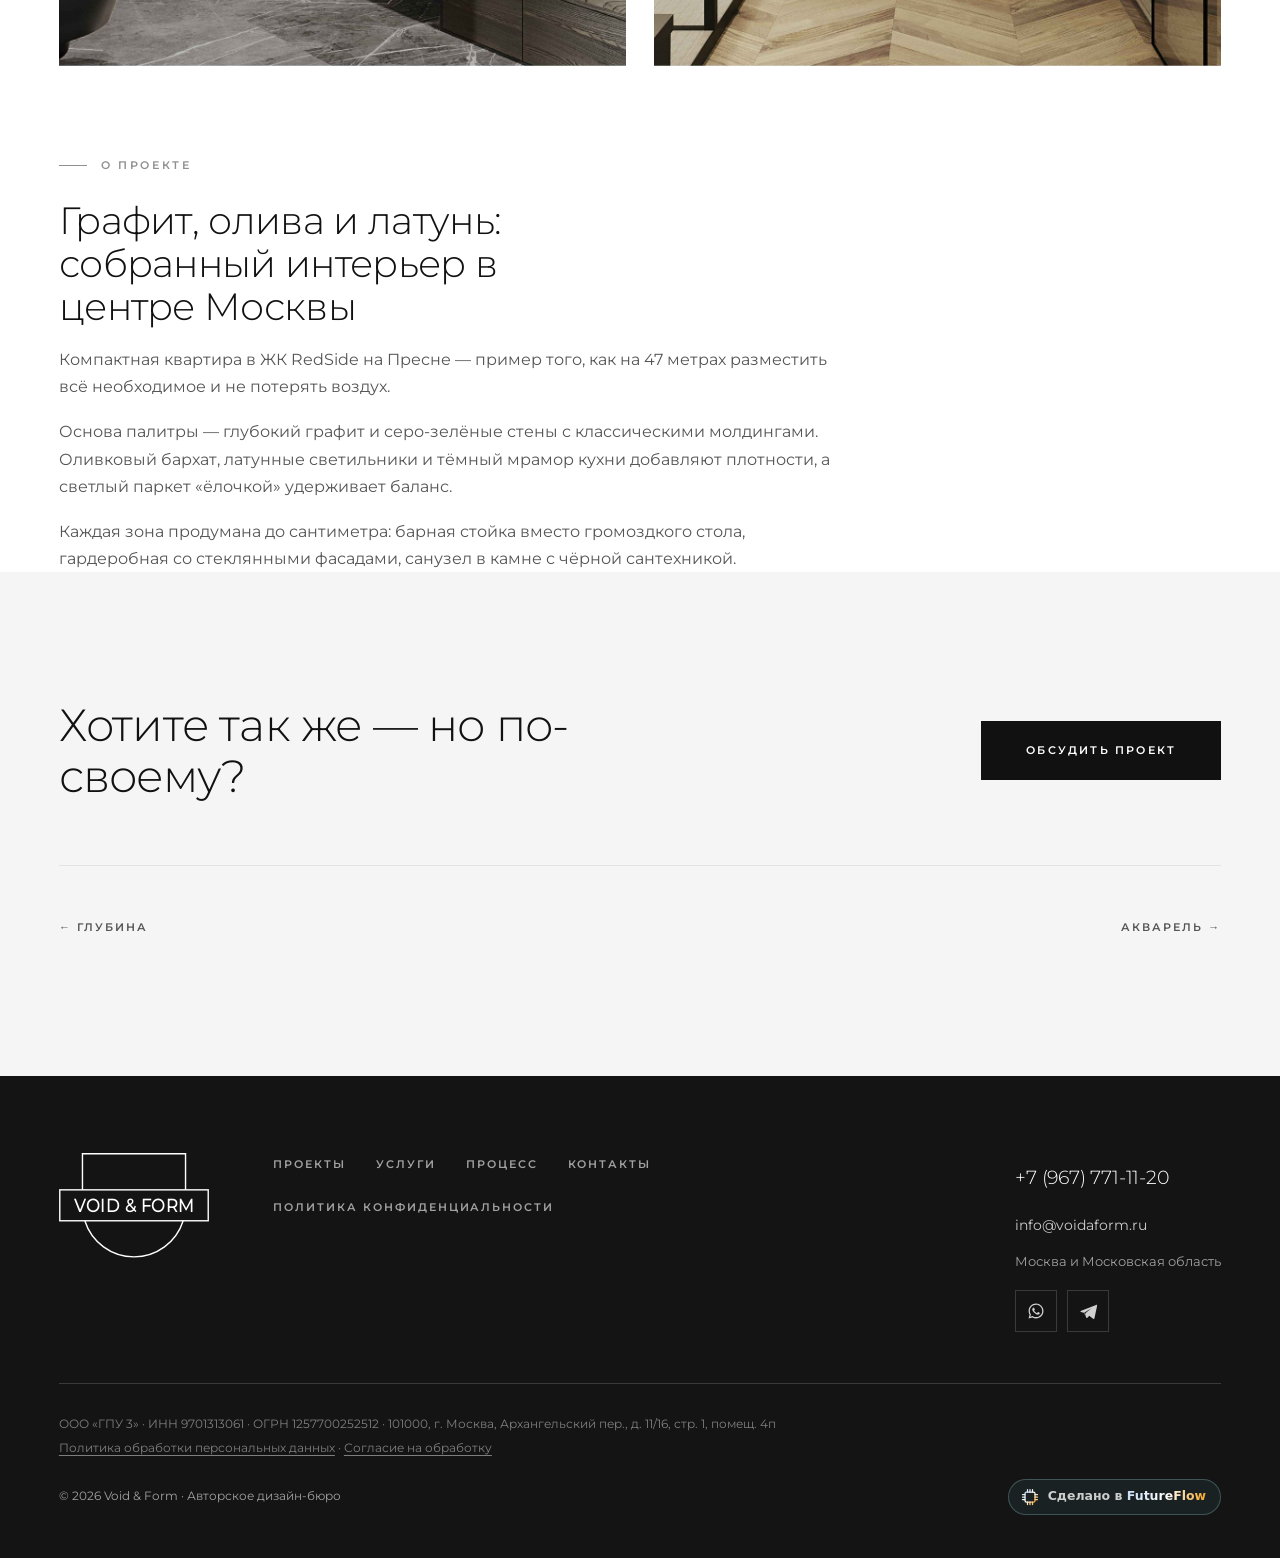
<file: projects/grafit.html>
<!DOCTYPE html>
<html lang="ru">
<head>
  <meta charset="UTF-8">
  <meta name="viewport" content="width=device-width, initial-scale=1">
  <title>Проект «Графит» — квартира 47,6 м² | Дизайн-бюро Void &amp; Form</title>
  <meta name="description" content="Дизайн-проект квартиры 47,6 м² в ЖК RedSide (Москва, Пресненский район): графитовая кухня, оливковые акценты, латунь, мрамор. Дизайн-бюро Void & Form, Москва.">
  <link rel="canonical" href="https://voidaform.ru/projects/grafit.html">
  <meta name="robots" content="index, follow">

  <meta property="og:type" content="article">
  <meta property="og:site_name" content="Void & Form">
  <meta property="og:locale" content="ru_RU">
  <meta property="og:title" content="Проект «Графит» — квартира 47,6 м²">
  <meta property="og:description" content="Дизайн-проект квартиры 47,6 м² в ЖК RedSide (Москва, Пресненский район): графитовая кухня, оливковые акценты, латунь, мрамор.">
  <meta property="og:url" content="https://voidaform.ru/projects/grafit.html">
  <meta property="og:image" content="https://voidaform.ru/assets/img/grafit-1.jpg">
  <meta name="twitter:card" content="summary_large_image">

  <link rel="icon" href="../favicon.svg" type="image/svg+xml">

  <link rel="preload" href="../assets/fonts/montserrat-cyrillic.woff2" as="font" type="font/woff2" crossorigin>
  <link rel="preload" href="../assets/fonts/montserrat-latin.woff2" as="font" type="font/woff2" crossorigin>
  <link rel="stylesheet" href="../css/style.css">
  <noscript><style>.reveal { opacity: 1; transform: none; }</style></noscript>

  <script type="application/ld+json">
  {
    "@context": "https://schema.org",
    "@type": "BreadcrumbList",
    "itemListElement": [
      { "@type": "ListItem", "position": 1, "name": "Главная", "item": "https://voidaform.ru/" },
      { "@type": "ListItem", "position": 2, "name": "Проекты", "item": "https://voidaform.ru/#projects" },
      { "@type": "ListItem", "position": 3, "name": "«Графит»", "item": "https://voidaform.ru/projects/grafit.html" }
    ]
  }
  </script>
  <script type="application/ld+json">
  {
    "@context": "https://schema.org",
    "@type": "CreativeWork",
    "@id": "https://voidaform.ru/projects/grafit.html#project",
    "name": "«Графит» — Дизайн-проект квартиры 47,6 м² в ЖК RedSide, Москва",
    "headline": "Дизайн-проект квартиры 47,6 м² в ЖК RedSide, Москва",
    "description": "Дизайн-проект квартиры 47,6 м² в ЖК RedSide (Москва, Пресненский район): графитовая кухня, оливковые акценты, латунь, мрамор.",
    "image": ["https://voidaform.ru/assets/img/grafit-1.jpg", "https://voidaform.ru/assets/img/grafit-2.jpg", "https://voidaform.ru/assets/img/grafit-3.jpg", "https://voidaform.ru/assets/img/grafit-4.jpg", "https://voidaform.ru/assets/img/grafit-5.jpg", "https://voidaform.ru/assets/img/grafit-6.jpg"],
    "creator": { "@id": "https://voidaform.ru/#org" },
    "provider": { "@id": "https://voidaform.ru/#org" },
    "locationCreated": { "@type": "Place", "name": "Москва, ЦАО, ЖК RedSide" },
    "dateCreated": "2019",
    "inLanguage": "ru-RU",
    "keywords": "дизайн интерьера, квартира, 47,6 м², ремонт под ключ, Москва",
    "url": "https://voidaform.ru/projects/grafit.html"
  }
  </script>
</head>
<body>

  <header class="header is-scrolled" id="header">
    <div class="container header__in">
      <a class="logo" href="../" aria-label="Void &amp; Form — на главную">
        <svg class="logo__mark" viewBox="-3 -3 206 206" aria-hidden="true">
          <path d="M0 100V0h200v100a100 100 0 0 1-200 0Z" fill="none" stroke="currentColor" stroke-width="5.4"/>
        </svg>
        <span class="logo__text">Void &amp; Form</span>
      </a>
      <nav class="nav" id="nav" aria-label="Основная навигация">
        <a href="../index.html#projects">Проекты</a>
        <a href="../index.html#about">Философия</a>
        <a href="../index.html#services">Услуги</a>
        <a href="../index.html#process">Процесс</a>
        <a href="../index.html#contacts">Контакты</a>
        <div class="nav__contacts">
          <a class="nav__phone" href="tel:+79677711120">+7 (967) 771-11-20</a>
          <div class="nav__messengers">
          <a href="https://wa.me/79677711120" rel="noopener" target="_blank" aria-label="Написать в WhatsApp"><svg viewBox="0 0 24 24" aria-hidden="true"><path d="M12.04 2C6.58 2 2.13 6.45 2.13 11.91c0 1.75.46 3.45 1.32 4.95L2 22l5.25-1.38a9.9 9.9 0 0 0 4.79 1.22h.01c5.46 0 9.91-4.45 9.91-9.91 0-2.65-1.03-5.14-2.9-7.01A9.82 9.82 0 0 0 12.04 2Zm0 18.15h-.01a8.2 8.2 0 0 1-4.19-1.15l-.3-.18-3.12.82.83-3.04-.2-.31a8.19 8.19 0 0 1-1.26-4.38c0-4.54 3.7-8.24 8.25-8.24 2.2 0 4.27.86 5.83 2.42a8.19 8.19 0 0 1 2.41 5.83c0 4.54-3.69 8.23-8.24 8.23Z"/><path d="M16.56 14.24c-.25-.13-1.47-.72-1.69-.81-.23-.08-.39-.12-.56.13-.16.24-.64.8-.78.97-.14.16-.29.19-.53.06-.25-.12-1.05-.38-1.99-1.23-.74-.65-1.23-1.46-1.38-1.71-.14-.24-.01-.38.11-.5.11-.11.25-.29.37-.44.13-.14.17-.24.25-.41.09-.16.04-.3-.02-.43-.06-.12-.56-1.34-.76-1.84-.2-.48-.4-.42-.56-.42-.14-.01-.3-.01-.47-.01-.16 0-.43.06-.65.3-.23.25-.86.84-.86 2.05s.88 2.38 1 2.54c.13.17 1.74 2.65 4.21 3.72.59.25 1.05.4 1.4.52.59.19 1.13.16 1.55.1.47-.07 1.46-.6 1.67-1.18.2-.58.2-1.07.14-1.18-.06-.1-.22-.16-.47-.29Z"/></svg></a>
          <a href="https://t.me/+79677711120" rel="noopener" target="_blank" aria-label="Написать в Telegram"><svg viewBox="0 0 24 24" aria-hidden="true"><path d="M21.94 4.3 2.9 11.64c-1.3.52-1.29 1.26-.24 1.58l4.89 1.52 1.87 5.75c.23.63.11.88.77.88.51 0 .73-.23 1.02-.51l2.47-2.4 5.14 3.8c.94.52 1.62.25 1.86-.87l3.37-15.88c.34-1.37-.53-1.99-1.42-1.58Zm-13.1 10.5-.02.03-.86 2.65-.98-3.03 9.6-6.02-7.74 6.37Z"/></svg></a>
        </div>
          <a class="btn nav__cta" href="../index.html#contacts" data-modal-open="Оставить заявку">Оставить заявку</a>
        </div>
      </nav>
      <div class="header__contacts">
        <a class="header__phone" href="tel:+79677711120">+7 (967) 771-11-20</a>
        <div class="header__messengers">
          <a href="https://wa.me/79677711120" rel="noopener" target="_blank" aria-label="Написать в WhatsApp"><svg viewBox="0 0 24 24" aria-hidden="true"><path d="M12.04 2C6.58 2 2.13 6.45 2.13 11.91c0 1.75.46 3.45 1.32 4.95L2 22l5.25-1.38a9.9 9.9 0 0 0 4.79 1.22h.01c5.46 0 9.91-4.45 9.91-9.91 0-2.65-1.03-5.14-2.9-7.01A9.82 9.82 0 0 0 12.04 2Zm0 18.15h-.01a8.2 8.2 0 0 1-4.19-1.15l-.3-.18-3.12.82.83-3.04-.2-.31a8.19 8.19 0 0 1-1.26-4.38c0-4.54 3.7-8.24 8.25-8.24 2.2 0 4.27.86 5.83 2.42a8.19 8.19 0 0 1 2.41 5.83c0 4.54-3.69 8.23-8.24 8.23Z"/><path d="M16.56 14.24c-.25-.13-1.47-.72-1.69-.81-.23-.08-.39-.12-.56.13-.16.24-.64.8-.78.97-.14.16-.29.19-.53.06-.25-.12-1.05-.38-1.99-1.23-.74-.65-1.23-1.46-1.38-1.71-.14-.24-.01-.38.11-.5.11-.11.25-.29.37-.44.13-.14.17-.24.25-.41.09-.16.04-.3-.02-.43-.06-.12-.56-1.34-.76-1.84-.2-.48-.4-.42-.56-.42-.14-.01-.3-.01-.47-.01-.16 0-.43.06-.65.3-.23.25-.86.84-.86 2.05s.88 2.38 1 2.54c.13.17 1.74 2.65 4.21 3.72.59.25 1.05.4 1.4.52.59.19 1.13.16 1.55.1.47-.07 1.46-.6 1.67-1.18.2-.58.2-1.07.14-1.18-.06-.1-.22-.16-.47-.29Z"/></svg></a>
          <a href="https://t.me/+79677711120" rel="noopener" target="_blank" aria-label="Написать в Telegram"><svg viewBox="0 0 24 24" aria-hidden="true"><path d="M21.94 4.3 2.9 11.64c-1.3.52-1.29 1.26-.24 1.58l4.89 1.52 1.87 5.75c.23.63.11.88.77.88.51 0 .73-.23 1.02-.51l2.47-2.4 5.14 3.8c.94.52 1.62.25 1.86-.87l3.37-15.88c.34-1.37-.53-1.99-1.42-1.58Zm-13.1 10.5-.02.03-.86 2.65-.98-3.03 9.6-6.02-7.74 6.37Z"/></svg></a>
        </div>
        <a class="btn btn--sm" href="../index.html#contacts" data-modal-open="Оставить заявку">Оставить заявку</a>
      </div>
      <button class="burger" id="burger" aria-label="Открыть меню" aria-expanded="false">
        <span></span><span></span><span></span>
      </button>
    </div>
  </header>

  <main>
    <section class="project-hero">
      <div class="container">
        <nav class="breadcrumbs" aria-label="Хлебные крошки">
          <a href="../">Главная</a><span>/</span><a href="../index.html#projects">Проекты</a><span>/</span><span>«Графит»</span>
        </nav>
        <h1>«Графит»<span class="project-hero__sub">Дизайн-проект квартиры 47,6 м² в ЖК RedSide, Москва</span></h1>
        <div class="project-facts">
          <div class="fact"><div class="fact__label">Тип</div><div class="fact__value">Квартира</div></div>
          <div class="fact"><div class="fact__label">Площадь</div><div class="fact__value">47,6 м²</div></div>
          <div class="fact"><div class="fact__label">Локация</div><div class="fact__value">Москва, ЦАО, ЖК RedSide</div></div>
          <div class="fact"><div class="fact__label">Год</div><div class="fact__value">2019</div></div>
        </div>
      </div>
    </section>

    <section class="container" style="padding-bottom: clamp(48px, 7vw, 90px)">
      <div class="project-gallery">
        <figure class="is-wide reveal"><img src="../assets/img/grafit-1.jpg" alt="Гостиная с угловым диваном и обеденной зоной — дизайн-проект квартиры 47,6 м² в ЖК RedSide" width="1600" height="1200"></figure>
        <figure class="is-wide reveal"><img src="../assets/img/grafit-2.jpg" alt="Кухня с графитовым островом, барной стойкой и мраморным фартуком — проект «Графит»" width="1600" height="1200" loading="lazy"></figure>
        <figure class="is-wide reveal"><img src="../assets/img/grafit-3.jpg" alt="Столовая зона с овальным столом и стульями в оливковом бархате — проект «Графит»" width="1600" height="1200" loading="lazy"></figure>
        <figure class="is-wide reveal"><img src="../assets/img/grafit-4.jpg" alt="Спальня с оливковыми стенами и подвесными светильниками — проект «Графит»" width="1600" height="1200" loading="lazy"></figure>
        <figure class="reveal"><img src="../assets/img/grafit-5.jpg" alt="Санузел в сером камне с чёрной сантехникой — проект «Графит»" width="1200" height="1600" loading="lazy"></figure>
        <figure class="reveal"><img src="../assets/img/grafit-6.jpg" alt="Гардеробная со стеклянными фасадами и подсветкой — проект «Графит»" width="1200" height="1600" loading="lazy"></figure>
      </div>
    </section>

    <section class="container">
      <div class="project-about reveal">
        <span class="section-label">О проекте</span>
        <h2 class="section-title" style="font-size: clamp(26px, 3vw, 38px)">Графит, олива и латунь: собранный интерьер в центре Москвы</h2>
        <p>Компактная квартира в ЖК RedSide на Пресне — пример того, как на 47 метрах разместить всё необходимое и не потерять воздух.</p>
        <p>Основа палитры — глубокий графит и серо-зелёные стены с классическими молдингами. Оливковый бархат, латунные светильники и тёмный мрамор кухни добавляют плотности, а светлый паркет «ёлочкой» удерживает баланс.</p>
        <p>Каждая зона продумана до сантиметра: барная стойка вместо громоздкого стола, гардеробная со стеклянными фасадами, санузел в камне с чёрной сантехникой.</p>
      </div>
    </section>

    <section class="section section--soft">
      <div class="container">
        <div style="display:flex;flex-wrap:wrap;align-items:center;justify-content:space-between;gap:28px">
          <h2 class="section-title reveal" style="max-width:12em">Хотите так же — но по-своему?</h2>
          <a class="btn reveal" href="../index.html#contacts" data-modal-open="Обсудить проект">Обсудить проект</a>
        </div>
        <nav class="project-nav" aria-label="Другие проекты">
          <a href="glubina.html">← Глубина</a>
          <a href="akvarel.html">Акварель →</a>
        </nav>
      </div>
    </section>
  </main>

  <footer class="footer">
    <div class="container">
      <div class="footer__top">
        <a class="footer__logo" href="../" aria-label="Void &amp; Form — на главную">
          <svg viewBox="-1.5 -1.5 291 203" aria-hidden="true">
            <g fill="none" stroke="currentColor" stroke-width="2.7">
              <path d="M44 70V0h200v70"/>
              <path d="M48.606 130A100 100 0 0 0 239.394 130"/>
              <rect x="0" y="70" width="288" height="60"/>
            </g>
            <text x="144" y="112.8" text-anchor="middle" textLength="234.7" lengthAdjust="spacingAndGlyphs"
                  font-family="Montserrat, Helvetica, Arial, sans-serif" font-size="36.6" font-weight="500" fill="currentColor">VOID &amp; FORM</text>
          </svg>
        </a>
        <nav class="footer__nav" aria-label="Навигация в подвале">
          <a href="../index.html#projects">Проекты</a>
          <a href="../index.html#services">Услуги</a>
          <a href="../index.html#process">Процесс</a>
          <a href="../index.html#contacts">Контакты</a>
          <a href="../privacy.html">Политика конфиденциальности</a>
        </nav>
        <div class="footer__contact">
          <a class="footer__phone" href="tel:+79677711120">+7 (967) 771-11-20</a>
          <a class="footer__mail" href="mailto:info@voidaform.ru">info@voidaform.ru</a>
          <span>Москва и Московская область</span>
          <div class="footer__messengers">
            <a href="https://wa.me/79677711120" rel="noopener" target="_blank" aria-label="Написать в WhatsApp"><svg viewBox="0 0 24 24" aria-hidden="true"><path d="M12.04 2C6.58 2 2.13 6.45 2.13 11.91c0 1.75.46 3.45 1.32 4.95L2 22l5.25-1.38a9.9 9.9 0 0 0 4.79 1.22h.01c5.46 0 9.91-4.45 9.91-9.91 0-2.65-1.03-5.14-2.9-7.01A9.82 9.82 0 0 0 12.04 2Zm0 18.15h-.01a8.2 8.2 0 0 1-4.19-1.15l-.3-.18-3.12.82.83-3.04-.2-.31a8.19 8.19 0 0 1-1.26-4.38c0-4.54 3.7-8.24 8.25-8.24 2.2 0 4.27.86 5.83 2.42a8.19 8.19 0 0 1 2.41 5.83c0 4.54-3.69 8.23-8.24 8.23Z"/><path d="M16.56 14.24c-.25-.13-1.47-.72-1.69-.81-.23-.08-.39-.12-.56.13-.16.24-.64.8-.78.97-.14.16-.29.19-.53.06-.25-.12-1.05-.38-1.99-1.23-.74-.65-1.23-1.46-1.38-1.71-.14-.24-.01-.38.11-.5.11-.11.25-.29.37-.44.13-.14.17-.24.25-.41.09-.16.04-.3-.02-.43-.06-.12-.56-1.34-.76-1.84-.2-.48-.4-.42-.56-.42-.14-.01-.3-.01-.47-.01-.16 0-.43.06-.65.3-.23.25-.86.84-.86 2.05s.88 2.38 1 2.54c.13.17 1.74 2.65 4.21 3.72.59.25 1.05.4 1.4.52.59.19 1.13.16 1.55.1.47-.07 1.46-.6 1.67-1.18.2-.58.2-1.07.14-1.18-.06-.1-.22-.16-.47-.29Z"/></svg></a>
            <a href="https://t.me/+79677711120" rel="noopener" target="_blank" aria-label="Написать в Telegram"><svg viewBox="0 0 24 24" aria-hidden="true"><path d="M21.94 4.3 2.9 11.64c-1.3.52-1.29 1.26-.24 1.58l4.89 1.52 1.87 5.75c.23.63.11.88.77.88.51 0 .73-.23 1.02-.51l2.47-2.4 5.14 3.8c.94.52 1.62.25 1.86-.87l3.37-15.88c.34-1.37-.53-1.99-1.42-1.58Zm-13.1 10.5-.02.03-.86 2.65-.98-3.03 9.6-6.02-7.74 6.37Z"/></svg></a>
          </div>
        </div>
      </div>
      <div class="footer__legal">
        <span>ООО «ГПУ 3» · ИНН 9701313061 · ОГРН 1257700252512 · 101000, г. Москва, Архангельский пер., д. 11/16, стр. 1, помещ. 4п</span>
        <span><a href="../privacy.html">Политика обработки персональных данных</a> · <a href="../consent.html">Согласие на обработку</a></span>
      </div>
      <div class="footer__bottom">
      <span>© 2026 Void &amp; Form · Авторское дизайн-бюро</span>
      <a class="ff-badge" href="https://futureflow.ru" target="_blank" rel="noopener" aria-label="Сделано в FutureFlow"
         style="display:inline-flex;align-items:center;gap:8px;padding:7px 14px 7px 11px;border-radius:100px;background:#1a2122;border:1px solid rgba(108,146,149,.45);color:rgba(255,255,255,.78);text-decoration:none;font:600 12.5px/1 system-ui,-apple-system,'Segoe UI',Roboto,Arial,sans-serif">
        <svg width="20" height="20" viewBox="0 0 32 32" fill="none" stroke="url(#ffGrad)" stroke-width="2" stroke-linecap="round" stroke-linejoin="round" aria-hidden="true">
          <defs><linearGradient id="ffGrad" x1="0" y1="0" x2="1" y2="1"><stop offset="0" stop-color="#c8dcf4"/><stop offset=".5" stop-color="#fff"/><stop offset="1" stop-color="#f5a623"/></linearGradient></defs>
          <rect x="8" y="8" width="16" height="16" rx="2.5"/>
          <path d="M12 8V4M16 8V4M20 8V4 M12 28V24M16 28V24M20 28V24 M8 12H4M8 16H4M8 20H4 M28 12H24M28 16H24M28 20H24"/>
        </svg>
        <span>Сделано в&nbsp;<span style="font-weight:700;background:linear-gradient(90deg,#c8dcf4,#fff 50%,#f5a623);-webkit-background-clip:text;background-clip:text;-webkit-text-fill-color:transparent;color:transparent">FutureFlow</span></span>
      </a>
      </div>
    </div>
  </footer>

  <div class="lightbox" id="lightbox" role="dialog" aria-label="Просмотр фотографии">
    <img alt="">
  </div>

  <!-- Быстрая связь: показывается только на смартфонах -->
  <div class="fab" id="fab">
    <div class="fab__menu" id="fab-menu">
      <a class="fab__item" href="tel:+79677711120"><svg viewBox="0 0 24 24" aria-hidden="true"><path d="M6.6 10.8a15.1 15.1 0 0 0 6.6 6.6l2.2-2.2c.3-.3.7-.4 1-.2 1.2.4 2.4.6 3.6.6.6 0 1 .4 1 1V20c0 .6-.4 1-1 1-9.4 0-17-7.6-17-17 0-.6.4-1 1-1h3.5c.6 0 1 .4 1 1 0 1.3.2 2.5.6 3.6.1.4 0 .7-.2 1l-2.3 2.2Z"/></svg><span>Позвонить</span></a>
      <a class="fab__item" href="https://wa.me/79677711120" rel="noopener" target="_blank"><svg viewBox="0 0 24 24" aria-hidden="true"><path d="M12.04 2C6.58 2 2.13 6.45 2.13 11.91c0 1.75.46 3.45 1.32 4.95L2 22l5.25-1.38a9.9 9.9 0 0 0 4.79 1.22h.01c5.46 0 9.91-4.45 9.91-9.91 0-2.65-1.03-5.14-2.9-7.01A9.82 9.82 0 0 0 12.04 2Zm0 18.15h-.01a8.2 8.2 0 0 1-4.19-1.15l-.3-.18-3.12.82.83-3.04-.2-.31a8.19 8.19 0 0 1-1.26-4.38c0-4.54 3.7-8.24 8.25-8.24 2.2 0 4.27.86 5.83 2.42a8.19 8.19 0 0 1 2.41 5.83c0 4.54-3.69 8.23-8.24 8.23Z"/><path d="M16.56 14.24c-.25-.13-1.47-.72-1.69-.81-.23-.08-.39-.12-.56.13-.16.24-.64.8-.78.97-.14.16-.29.19-.53.06-.25-.12-1.05-.38-1.99-1.23-.74-.65-1.23-1.46-1.38-1.71-.14-.24-.01-.38.11-.5.11-.11.25-.29.37-.44.13-.14.17-.24.25-.41.09-.16.04-.3-.02-.43-.06-.12-.56-1.34-.76-1.84-.2-.48-.4-.42-.56-.42-.14-.01-.3-.01-.47-.01-.16 0-.43.06-.65.3-.23.25-.86.84-.86 2.05s.88 2.38 1 2.54c.13.17 1.74 2.65 4.21 3.72.59.25 1.05.4 1.4.52.59.19 1.13.16 1.55.1.47-.07 1.46-.6 1.67-1.18.2-.58.2-1.07.14-1.18-.06-.1-.22-.16-.47-.29Z"/></svg><span>WhatsApp</span></a>
      <a class="fab__item" href="https://t.me/+79677711120" rel="noopener" target="_blank"><svg viewBox="0 0 24 24" aria-hidden="true"><path d="M21.94 4.3 2.9 11.64c-1.3.52-1.29 1.26-.24 1.58l4.89 1.52 1.87 5.75c.23.63.11.88.77.88.51 0 .73-.23 1.02-.51l2.47-2.4 5.14 3.8c.94.52 1.62.25 1.86-.87l3.37-15.88c.34-1.37-.53-1.99-1.42-1.58Zm-13.1 10.5-.02.03-.86 2.65-.98-3.03 9.6-6.02-7.74 6.37Z"/></svg><span>Telegram</span></a>
    </div>
    <button class="fab__toggle" id="fab-toggle" type="button" aria-label="Связаться с нами" aria-expanded="false" aria-controls="fab-menu"><svg viewBox="0 0 24 24" aria-hidden="true"><path d="M11 5h2v14h-2z"/><path d="M5 11h14v2H5z"/></svg></button>
  </div>

  <div class="modal" id="callback-modal" aria-hidden="true">
    <div class="modal__overlay" data-modal-close></div>
    <div class="modal__box" role="dialog" aria-modal="true" aria-labelledby="callback-title" tabindex="-1">
      <button class="modal__close" type="button" data-modal-close aria-label="Закрыть окно"></button>
      <h2 class="modal__title" id="callback-title">Оставить заявку</h2>
      <p class="modal__text">Оставьте имя и телефон — перезвоним в течение рабочего дня и бесплатно посчитаем смету.</p>
      <form class="form" id="callback-form" novalidate data-endpoint="../api/lead.php">
        <input class="form__trap" type="text" name="company" tabindex="-1" autocomplete="off" aria-hidden="true">
        <input type="hidden" name="source" value="Оставить заявку">
        <div class="form__field">
          <label for="cb-name">Имя</label>
          <input id="cb-name" name="name" type="text" autocomplete="name" required placeholder="Как к вам обращаться">
        </div>
        <div class="form__field">
          <label for="cb-phone">Телефон</label>
          <input id="cb-phone" name="phone" type="tel" autocomplete="tel" required placeholder="+7 (___) ___-__-__">
        </div>
        <label class="form__consent">
          <input type="checkbox" required>
          <span>Даю <a href="../consent.html">согласие</a> на обработку персональных данных в соответствии с <a href="../privacy.html">политикой</a></span>
        </label>
        <button class="btn" type="submit">Отправить заявку</button>
        <p class="form__done">Спасибо! Мы свяжемся с вами в ближайшее время.</p>
      </form>
    </div>
  </div>

  <script src="../js/main.js?v=2" defer></script>
</body>
</html>
</file>
<file: css/style.css>
/* ============================================================
   Void & Form — авторское дизайн-бюро
   Дизайн-система: архитектурный минимализм, монохром
   Один шрифт — Montserrat. Никаких скруглений.
   ============================================================ */

/* Montserrat — вариативный, хостится локально: не зависит от Google Fonts */
@font-face {
  font-family: "Montserrat";
  font-style: normal;
  font-weight: 300 600;
  font-display: swap;
  src: url("../assets/fonts/montserrat-cyrillic.woff2") format("woff2");
  unicode-range: U+0301, U+0400-045F, U+0490-0491, U+04B0-04B1, U+2116;
}

@font-face {
  font-family: "Montserrat";
  font-style: normal;
  font-weight: 300 600;
  font-display: swap;
  src: url("../assets/fonts/montserrat-latin.woff2") format("woff2");
  unicode-range: U+0000-00FF, U+0131, U+0152-0153, U+02BB-02BC, U+02C6, U+02DA, U+02DC, U+0304, U+0308, U+0329, U+2000-206F, U+20AC, U+2122, U+2191, U+2193, U+2212, U+2215, U+FEFF, U+FFFD;
}

:root {
  --bg:        #FFFFFF;
  --bg-soft:   #F5F5F5;
  --bg-deep:   #EDEDED;
  --dark:      #141414;
  --ink:       #111111;
  --ink-soft:  #555555;
  --muted:     #909090;
  --line:      #E3E3E3;
  --line-dark: rgba(255, 255, 255, .16);
  --accent:    #3A5254;

  --font: "Montserrat", "Helvetica Neue", Helvetica, Arial, sans-serif;

  --container: 1480px;
  --gutter: clamp(20px, 4.6vw, 72px);
  /* отступ от края экрана до колонки контейнера — чтобы full-bleed блоки
     (hero) выравнивались по той же вертикали, что и шапка с секциями */
  --edge: max(var(--gutter), calc((100vw - var(--container)) / 2 + var(--gutter)));
  --section-y: clamp(72px, 10vw, 168px);
  --header-h: 84px;
  --ease: cubic-bezier(.22, .61, .36, 1);
}

* { margin: 0; padding: 0; box-sizing: border-box; }

html { scroll-behavior: smooth; }

body {
  font-family: var(--font);
  font-size: 16px;
  font-weight: 400;
  line-height: 1.7;
  color: var(--ink);
  background: var(--bg);
  -webkit-font-smoothing: antialiased;
  -moz-osx-font-smoothing: grayscale;
}

img, svg { max-width: 100%; display: block; }
a { color: inherit; text-decoration: none; }

.container {
  max-width: var(--container);
  margin: 0 auto;
  padding: 0 var(--gutter);
}

/* ---------- Типографика ---------- */

h1, h2, h3 {
  font-weight: 300;
  line-height: 1.12;
  letter-spacing: -.018em;
}

.section-label {
  display: flex;
  align-items: center;
  gap: 14px;
  font-size: 11px;
  font-weight: 600;
  letter-spacing: .24em;
  text-transform: uppercase;
  color: var(--muted);
  margin-bottom: 26px;
}

.section-label::before {
  content: "";
  width: 28px;
  height: 1px;
  background: currentColor;
  flex-shrink: 0;
}

.section-title {
  font-size: clamp(27px, 3.5vw, 52px);
  max-width: 15em;
}

.lead {
  font-size: clamp(15px, 1.15vw, 17px);
  color: var(--ink-soft);
  max-width: 36em;
}

/* ---------- Кнопки ---------- */

.btn {
  display: inline-flex;
  align-items: center;
  justify-content: center;
  padding: 19px 44px;
  font-size: 11px;
  font-weight: 600;
  letter-spacing: .2em;
  text-transform: uppercase;
  border: 1px solid var(--ink);
  background: var(--ink);
  color: #fff;
  cursor: pointer;
  transition: background .4s var(--ease), color .4s var(--ease), border-color .4s var(--ease);
}

.btn:hover { background: transparent; color: var(--ink); }

.btn--ghost { background: transparent; color: var(--ink); }
.btn--ghost:hover { background: var(--ink); color: #fff; }

/* компактный вариант — для шапки */
.btn--sm {
  padding: 13px 19px;
  font-size: 11px;
  letter-spacing: .12em;
  white-space: nowrap;
}

/* ---------- Шапка ---------- */

.header {
  position: fixed;
  inset: 0 0 auto 0;
  z-index: 60;
  background: var(--bg);
  border-bottom: 1px solid transparent;
  transition: border-color .4s var(--ease);
}

.header.is-scrolled { border-bottom-color: var(--line); }

.header__in {
  display: flex;
  align-items: center;
  justify-content: space-between;
  gap: 28px;
  height: var(--header-h);
}

.logo {
  display: flex;
  align-items: center;
  gap: 13px;
  flex-shrink: 0;
  padding: 8px 0; /* зона нажатия ~46px */
}

.logo__mark { width: 30px; color: var(--ink); }

.logo__text {
  font-size: 14px;
  font-weight: 600;
  letter-spacing: .2em;
  text-transform: uppercase;
  white-space: nowrap;
}

.nav { display: flex; gap: clamp(20px, 2.4vw, 44px); }

.nav a {
  font-size: 11px;
  font-weight: 600;
  letter-spacing: .18em;
  text-transform: uppercase;
  color: var(--ink-soft);
  padding: 11px 0;
  position: relative;
  transition: color .3s;
}

.nav a::after {
  content: "";
  position: absolute;
  left: 0; bottom: 7px;
  width: 100%;
  height: 1px;
  background: var(--ink);
  transform: scaleX(0);
  transform-origin: right;
  transition: transform .4s var(--ease);
}

.nav a:hover { color: var(--ink); }
.nav a:hover::after { transform: scaleX(1); transform-origin: left; }

/* призыв-кнопка внутри меню не должна перенимать оформление пунктов */
.nav a.btn {
  padding: 17px 28px;
  font-size: 11px;
  letter-spacing: .2em;
  color: #fff;
}
.nav a.btn:hover { color: var(--ink); }
.nav a.btn::after { display: none; }

.header__contacts {
  display: flex;
  align-items: center;
  gap: clamp(10px, 1.2vw, 18px);
  flex-shrink: 0;
}

.header__phone {
  font-size: 13px;
  font-weight: 600;
  letter-spacing: .04em;
  white-space: nowrap;
  padding: 12px 0;
  transition: color .3s;
}

.header__messengers { display: flex; gap: 6px; }

.header__messengers a {
  width: 38px;
  height: 38px;
  display: grid;
  place-items: center;
  border: 1px solid var(--line);
  color: var(--ink);
  transition: background .35s var(--ease), border-color .35s var(--ease), color .35s var(--ease);
}

.header__messengers svg { width: 16px; height: 16px; fill: currentColor; }

.header__messengers a:hover { background: var(--ink); border-color: var(--ink); color: #fff; }

/* контакты внутри мобильного меню — на десктопе не нужны */
.nav__contacts { display: none; }

.header__phone:hover { color: var(--accent); }

.burger {
  display: none;
  width: 44px; height: 44px;
  border: 0; background: none; cursor: pointer;
  flex-direction: column;
  align-items: center; justify-content: center;
  gap: 7px;
}

.burger span {
  width: 24px; height: 1px;
  background: var(--ink);
  transition: transform .4s var(--ease), opacity .3s;
}

.burger.is-open span:nth-child(1) { transform: translateY(4px) rotate(45deg); }
.burger.is-open span:nth-child(2) { opacity: 0; }
.burger.is-open span:nth-child(3) { transform: translateY(-4px) rotate(-45deg); }

/* ---------- Hero: архитектурный сплит ---------- */

.hero {
  display: grid;
  grid-template-columns: minmax(0, 1fr) minmax(0, 1fr);
  min-height: 100svh;
  padding-top: var(--header-h);
}

.hero__text {
  display: flex;
  flex-direction: column;
  justify-content: center;
  padding: clamp(48px, 7vw, 100px) clamp(24px, 3.4vw, 64px) clamp(48px, 7vw, 100px) var(--edge);
}

.hero__title {
  font-size: clamp(34px, 4.6vw, 72px);
  max-width: 11em;
  text-wrap: balance;
}

.hero__sub {
  margin-top: clamp(20px, 2.2vw, 30px);
  font-size: clamp(15px, 1.15vw, 17px);
  color: var(--ink-soft);
  max-width: 30em;
}

.hero__cta {
  margin-top: clamp(30px, 3.4vw, 48px);
  display: flex;
  flex-wrap: wrap;
  gap: 12px;
}

.hero__meta {
  margin-top: clamp(34px, 5vw, 64px);
  padding-top: 22px;
  border-top: 1px solid var(--line);
  display: flex;
  flex-wrap: wrap;
  gap: 10px 30px;
  font-size: 11px;
  font-weight: 600;
  letter-spacing: .2em;
  text-transform: uppercase;
  color: var(--muted);
}

.hero__media {
  position: relative;
  overflow: hidden;
  background: var(--bg-deep);
}

/* снимок вертикальный: позиционируем абсолютно, иначе он растягивает
   hero по своей натуральной высоте и текст «проваливается» к центру */
.hero__media img {
  position: absolute;
  inset: 0;
  width: 100%;
  height: 100%;
  object-fit: cover;
}

.hero__eyebrow {
  display: block;
  margin-bottom: clamp(18px, 2vw, 28px);
  font-size: 11px;
  font-weight: 600;
  letter-spacing: .22em;
  text-transform: uppercase;
  color: var(--muted);
}

/* ---------- Манифест ---------- */

.manifest { padding: var(--section-y) 0; }

.manifest__quote {
  font-size: clamp(21px, 2.5vw, 38px);
  font-weight: 300;
  line-height: 1.32;
  letter-spacing: -.015em;
  max-width: 22em;
  margin: 0 auto;
  text-align: center;
  text-wrap: balance;
}

/* ---------- Секции ---------- */

.section { padding: var(--section-y) 0; }
.section--soft { background: var(--bg-soft); }
.section--dark { background: var(--dark); color: #fff; }
.section--dark .section-label { color: rgba(255, 255, 255, .5); }

.section__head {
  display: flex;
  flex-wrap: wrap;
  align-items: flex-end;
  justify-content: space-between;
  gap: 28px;
  margin-bottom: clamp(40px, 5.5vw, 80px);
}

/* ---------- Проекты ---------- */

.projects-grid {
  display: grid;
  grid-template-columns: repeat(3, 1fr);
  gap: clamp(20px, 2.6vw, 40px);
}

.project-card__media {
  position: relative;
  aspect-ratio: 4 / 5;
  overflow: hidden;
  background: var(--bg-deep);
}

.project-card__media img {
  width: 100%; height: 100%;
  object-fit: cover;
  transition: transform 1.2s var(--ease);
}

.project-card:hover .project-card__media img { transform: scale(1.04); }

.project-card__num {
  position: absolute;
  top: 0; left: 0;
  padding: 14px 18px;
  font-size: 11px;
  font-weight: 600;
  letter-spacing: .2em;
  color: #fff;
  mix-blend-mode: difference;
}

.project-card__body {
  display: flex;
  align-items: baseline;
  justify-content: space-between;
  gap: 16px;
  padding-top: 20px;
  margin-top: 20px;
  border-top: 1px solid var(--line);
}

.section--soft .project-card__body { border-top-color: #DEDEDE; }

.project-card__name {
  font-size: clamp(19px, 1.5vw, 24px);
  font-weight: 400;
  letter-spacing: -.01em;
}

.project-card__area {
  font-size: 11px;
  font-weight: 600;
  letter-spacing: .16em;
  text-transform: uppercase;
  color: var(--muted);
  white-space: nowrap;
}

.project-card__desc {
  margin-top: 8px;
  font-size: 14px;
  color: var(--ink-soft);
}

/* ---------- Философия ---------- */

.about {
  display: grid;
  grid-template-columns: minmax(0, 1fr) minmax(0, 1fr);
  gap: clamp(36px, 6vw, 100px);
  align-items: center;
}

.about__media {
  position: relative;
  aspect-ratio: 4 / 5;
  overflow: hidden;
  background: var(--bg-deep);
}

.about__media img { width: 100%; height: 100%; object-fit: cover; }

.about__text p {
  color: var(--ink-soft);
  margin-top: 18px;
  max-width: 34em;
}

.stats {
  display: grid;
  grid-template-columns: repeat(3, 1fr);
  gap: 20px;
  margin-top: clamp(34px, 4.5vw, 56px);
  padding-top: clamp(26px, 3.4vw, 40px);
  border-top: 1px solid var(--line);
}

.stat__num {
  font-size: clamp(30px, 3.2vw, 46px);
  font-weight: 300;
  letter-spacing: -.02em;
}

.stat__label {
  font-size: 11px;
  font-weight: 600;
  letter-spacing: .16em;
  text-transform: uppercase;
  color: var(--muted);
  margin-top: 8px;
}

/* ---------- Услуги ---------- */

.services-grid {
  display: grid;
  grid-template-columns: repeat(4, 1fr);
  border-top: 1px solid var(--line);
  border-left: 1px solid var(--line);
}

.service {
  padding: clamp(28px, 2.8vw, 44px);
  border-right: 1px solid var(--line);
  border-bottom: 1px solid var(--line);
  display: flex;
  flex-direction: column;
  gap: 14px;
  background: var(--bg);
  transition: background .4s var(--ease);
}

.service:hover { background: var(--bg-soft); }

.service__num {
  font-size: 11px;
  font-weight: 600;
  letter-spacing: .2em;
  color: var(--muted);
}

.service h3 {
  font-size: clamp(18px, 1.5vw, 23px);
  font-weight: 400;
  letter-spacing: -.01em;
}

.service p {
  font-size: 14px;
  color: var(--ink-soft);
  flex-grow: 1;
}

.service__meta {
  display: flex;
  align-items: baseline;
  justify-content: space-between;
  gap: 14px;
  padding-top: 16px;
  border-top: 1px solid var(--line);
}

.service__meta dt {
  font-size: 11px;
  font-weight: 600;
  letter-spacing: .18em;
  text-transform: uppercase;
  color: var(--muted);
}

.service__meta dd {
  font-size: 13.5px;
  font-weight: 500;
  text-align: right;
}

.services-note {
  display: flex;
  flex-wrap: wrap;
  align-items: center;
  justify-content: space-between;
  gap: clamp(20px, 3vw, 48px);
  margin-top: clamp(28px, 3.4vw, 46px);
}

.services-note__text { max-width: 46em; }

.services-note__text .section-label { margin-bottom: 12px; }

.services-note__text p {
  font-size: clamp(14.5px, 1.05vw, 16px);
  color: var(--ink-soft);
}

/* ---------- Процесс ---------- */

.process__row {
  display: grid;
  grid-template-columns: 72px minmax(0, 3.2fr) minmax(0, 6fr);
  gap: clamp(16px, 3vw, 56px);
  padding: clamp(24px, 3vw, 40px) 0;
  border-top: 1px solid var(--line-dark);
  align-items: baseline;
}

.process__row:last-child { border-bottom: 1px solid var(--line-dark); }

.process__num {
  font-size: 11px;
  font-weight: 600;
  letter-spacing: .2em;
  color: rgba(255, 255, 255, .45);
}

.process__name {
  font-size: clamp(19px, 1.9vw, 28px);
  font-weight: 300;
  letter-spacing: -.015em;
}

.process__text {
  color: rgba(255, 255, 255, .62);
  font-size: 14.5px;
  max-width: 40em;
}

/* ---------- FAQ ---------- */

.faq { max-width: 900px; }

.faq details { border-top: 1px solid var(--line); }
.faq details:last-child { border-bottom: 1px solid var(--line); }

.faq summary {
  list-style: none;
  cursor: pointer;
  display: flex;
  align-items: center;
  justify-content: space-between;
  gap: 24px;
  padding: 26px 2px;
  font-size: clamp(16px, 1.4vw, 20px);
  font-weight: 400;
  letter-spacing: -.01em;
  transition: color .3s;
}

.faq summary::-webkit-details-marker { display: none; }

.faq summary::after {
  content: "";
  width: 12px; height: 12px;
  flex-shrink: 0;
  background:
    linear-gradient(var(--ink), var(--ink)) center/12px 1px no-repeat,
    linear-gradient(var(--ink), var(--ink)) center/1px 12px no-repeat;
  transition: transform .4s var(--ease);
}

.faq details[open] summary::after { transform: rotate(135deg); }
.faq summary:hover { color: var(--accent); }

.faq .faq__a {
  padding: 0 2px 28px;
  color: var(--ink-soft);
  font-size: 15px;
  max-width: 46em;
}

.faq .faq__a a { text-decoration: underline; text-underline-offset: 3px; }

/* ---------- Контакты ---------- */

.contact {
  display: grid;
  grid-template-columns: minmax(0, 1fr) minmax(0, 1fr);
  gap: clamp(40px, 6vw, 110px);
  align-items: start;
}

.contact__info { display: flex; flex-direction: column; gap: 30px; }

.contact__label {
  font-size: 11px;
  font-weight: 600;
  letter-spacing: .2em;
  text-transform: uppercase;
  color: var(--muted);
  margin-bottom: 8px;
}

.contact__row a, .contact__row p {
  display: inline-block;
  font-size: clamp(19px, 1.8vw, 26px);
  font-weight: 300;
  letter-spacing: -.015em;
  transition: color .3s;
}

.contact__row a { padding: 8px 0; }

/* Мессенджеры — монохромные кнопки в духе остального сайта */
.messengers {
  display: flex;
  flex-wrap: wrap;
  gap: 12px;
  margin-top: 4px;
}

/* селектор с тегом — иначе более специфичное .contact__row a перебивает flex */
a.messenger {
  display: inline-flex;
  align-items: center;
  gap: 10px;
  padding: 14px 22px;
  border: 1px solid var(--line);
  background: var(--bg);
  font-size: 11px;
  font-weight: 600;
  letter-spacing: .16em;
  line-height: 1;
  text-transform: uppercase;
  white-space: nowrap;
  color: var(--ink);
  transition: background .35s var(--ease), border-color .35s var(--ease), color .35s var(--ease);
}

a.messenger svg {
  width: 18px;
  height: 18px;
  flex-shrink: 0;
  fill: currentColor;
}

a.messenger:hover {
  background: var(--ink);
  border-color: var(--ink);
  color: #fff;
}

.contact__row a:hover { color: var(--accent); }

.form {
  display: flex;
  flex-direction: column;
  gap: 24px;
  padding: clamp(28px, 3.4vw, 48px);
  background: var(--bg);
  border: 1px solid var(--line);
}

.form__field label {
  display: block;
  font-size: 11px;
  font-weight: 600;
  letter-spacing: .18em;
  text-transform: uppercase;
  color: var(--muted);
  margin-bottom: 10px;
}

.form__field input,
.form__field textarea {
  width: 100%;
  padding: 12px 0;
  font: 400 15px/1.5 var(--font);
  color: var(--ink);
  background: transparent;
  border: 0;
  border-bottom: 1px solid var(--line);
  outline: none;
  transition: border-color .3s;
  resize: vertical;
}

.form__field input::placeholder,
.form__field textarea::placeholder { color: #B5B5B5; }

.form__field input:focus,
.form__field textarea:focus { border-color: var(--ink); }

.form__consent {
  font-size: 12px;
  line-height: 1.55;
  color: var(--muted);
  display: flex;
  gap: 10px;
  align-items: flex-start;
}

.form__consent a { text-decoration: underline; text-underline-offset: 2px; }

/* ловушка для спам-ботов: человек поля не видит, автозаполнялка — да */
.form__trap {
  position: absolute;
  width: 1px;
  height: 1px;
  padding: 0;
  border: 0;
  overflow: hidden;
  clip-path: inset(50%);
  white-space: nowrap;
}

.form__done {
  display: none;
  padding: 16px 18px;
  background: var(--bg-soft);
  font-size: 14px;
  color: var(--ink);
}

.form.is-done .form__done { display: block; }

/* ---------- Футер ---------- */

.footer {
  background: var(--dark);
  color: rgba(255, 255, 255, .6);
  padding: clamp(48px, 6vw, 80px) 0 clamp(30px, 3.4vw, 44px);
  font-size: 13px;
}

.footer__top {
  display: grid;
  grid-template-columns: auto 1fr auto;
  gap: clamp(28px, 5vw, 70px);
  align-items: start;
  padding-bottom: clamp(32px, 4vw, 52px);
  border-bottom: 1px solid var(--line-dark);
}

.footer__logo { width: 150px; color: #fff; }

.footer__nav {
  display: flex;
  flex-wrap: wrap;
  gap: 0 30px;
  margin: -10px 0;
  font-size: 11px;
  font-weight: 600;
  letter-spacing: .18em;
  text-transform: uppercase;
}

.footer__nav a { padding: 12px 0; transition: color .3s; }
.footer a:hover { color: #fff; }

.footer__contact { display: flex; flex-direction: column; gap: 6px; align-items: flex-start; }

.footer__mail {
  display: inline-block;
  padding: 6px 0;
  font-size: 14px;
  color: rgba(255, 255, 255, .78);
  transition: color .3s;
}

.footer__messengers { display: flex; gap: 10px; margin-top: 12px; }

.footer__messengers a {
  width: 42px;
  height: 42px;
  display: grid;
  place-items: center;
  border: 1px solid var(--line-dark);
  color: rgba(255, 255, 255, .8);
  transition: background .35s var(--ease), color .35s var(--ease), border-color .35s var(--ease);
}

.footer__messengers svg { width: 18px; height: 18px; fill: currentColor; }

.footer__messengers a:hover { background: #fff; border-color: #fff; color: var(--dark); }

.footer__phone {
  display: inline-block;
  padding: 8px 0;
  font-size: clamp(17px, 1.5vw, 22px);
  font-weight: 300;
  letter-spacing: -.01em;
  color: #fff;
}

/* реквизиты юрлица — требование закона о защите прав потребителей */
.footer__legal {
  display: flex;
  flex-direction: column;
  gap: 4px;
  /* разделитель уже даёт border-bottom у .footer__top — своей линии не нужно */
  margin-top: clamp(20px, 2.6vw, 30px);
  font-size: 12px;
  line-height: 1.7;
  color: rgba(255, 255, 255, .45);
}

.footer__legal a {
  display: inline-block;
  padding: 10px 0;
  margin: -10px 0; /* зона нажатия ≥32px без раздувания вёрстки */
  text-decoration: underline;
  text-underline-offset: 3px;
  transition: color .3s;
}
.footer__legal a:hover { color: #fff; }

.footer__bottom {
  display: flex;
  flex-wrap: wrap;
  align-items: center;
  justify-content: space-between;
  gap: 16px;
  padding-top: clamp(14px, 1.8vw, 20px);
  font-size: 12px;
}

/* зона нажатия для бейджа (сам бейдж-код не трогаем — padding задаётся снаружи) */
.footer__bottom a[href*="futureflow"] { padding: 12px 0; }

/* ---------- Страница проекта ---------- */

.project-hero { padding: calc(var(--header-h) + clamp(40px, 6vw, 84px)) 0 clamp(36px, 5vw, 64px); }

.breadcrumbs {
  display: flex;
  flex-wrap: wrap;
  gap: 8px;
  font-size: 11px;
  font-weight: 600;
  letter-spacing: .16em;
  text-transform: uppercase;
  color: var(--muted);
  margin-bottom: 28px;
}

.breadcrumbs a { padding: 8px 0; margin: -8px 0; transition: color .3s; }
.breadcrumbs a:hover { color: var(--ink); }

.project-hero h1 {
  font-size: clamp(32px, 4.4vw, 68px);
}

/* смысловая часть заголовка — для читателя и для поиска */
.project-hero__sub {
  display: block;
  margin-top: 14px;
  font-size: clamp(13px, 1.15vw, 16px);
  font-weight: 400;
  letter-spacing: 0;
  line-height: 1.5;
  color: var(--ink-soft);
}

.project-facts {
  display: grid;
  grid-template-columns: repeat(4, 1fr);
  gap: clamp(18px, 2.4vw, 40px);
  margin-top: clamp(30px, 4vw, 52px);
  padding-top: clamp(24px, 3vw, 34px);
  border-top: 1px solid var(--line);
}

.fact__label {
  font-size: 11px;
  font-weight: 600;
  letter-spacing: .18em;
  text-transform: uppercase;
  color: var(--muted);
  margin-bottom: 8px;
}

.fact__value {
  font-size: clamp(15px, 1.25vw, 18px);
  font-weight: 400;
  letter-spacing: -.005em;
}

.project-gallery {
  display: grid;
  grid-template-columns: 1fr 1fr;
  gap: clamp(16px, 2.2vw, 34px);
}

.project-gallery figure {
  overflow: hidden;
  cursor: zoom-in;
  background: var(--bg-deep);
}

.project-gallery figure.is-wide { grid-column: 1 / -1; }

.project-gallery img {
  width: 100%; height: 100%;
  object-fit: cover;
  transition: transform 1.2s var(--ease);
}

.project-gallery figure:hover img { transform: scale(1.03); }

.project-about { max-width: 780px; }

.project-about p { color: var(--ink-soft); margin-top: 18px; }

.project-nav {
  display: flex;
  justify-content: space-between;
  gap: 20px;
  margin-top: clamp(40px, 5vw, 64px);
  padding-top: clamp(28px, 3.4vw, 40px);
  border-top: 1px solid var(--line);
}

.project-nav a {
  padding: 12px 0;
  font-size: 11px;
  font-weight: 600;
  letter-spacing: .18em;
  text-transform: uppercase;
  color: var(--ink-soft);
  transition: color .3s;
}

.project-nav a:hover { color: var(--ink); }

/* ---------- Текстовая страница ---------- */

.text-page { max-width: 800px; }
.text-page__body { margin-top: clamp(26px, 3vw, 40px); display: flex; flex-direction: column; gap: 18px; }
.text-page__body p { color: var(--ink-soft); font-size: 15px; }
.text-page__body a { text-decoration: underline; text-underline-offset: 3px; }
.text-page__body h2 { margin-top: 22px; font-size: 19px; font-weight: 500; letter-spacing: -.01em; }
.text-page__body ul { margin: 0; padding-left: 20px; display: flex; flex-direction: column; gap: 8px; }
.text-page__body li { color: var(--ink-soft); font-size: 15px; }
.text-page__note { margin-top: 8px; padding: 16px 18px; background: var(--bg-soft); font-size: 13.5px; color: var(--muted); }

/* ---------- Плавающая кнопка связи (только смартфоны) ---------- */

.fab {
  position: fixed;
  right: clamp(14px, 4vw, 22px);
  bottom: clamp(14px, 4vw, 22px);
  z-index: 70;
  display: none;
  flex-direction: column;
  align-items: flex-end;
  gap: 10px;
  opacity: 0;
  transform: translateY(12px);
  /* видна сразу при загрузке страницы, с короткой задержкой на появление */
  animation: fabIn .5s var(--ease) .4s forwards;
}

@keyframes fabIn {
  to { opacity: 1; transform: none; }
}

/* прячем, когда открыто меню или модальное окно */
body.is-locked .fab {
  animation: none;
  opacity: 0;
  visibility: hidden;
  pointer-events: none;
}

.fab__menu {
  display: flex;
  flex-direction: column;
  align-items: flex-end;
  gap: 8px;
  opacity: 0;
  visibility: hidden;
  transform: translateY(8px);
  transition: opacity .3s var(--ease), transform .3s var(--ease), visibility .3s;
}

.fab.is-open .fab__menu { opacity: 1; visibility: visible; transform: none; }

.fab__item {
  display: inline-flex;
  align-items: center;
  gap: 10px;
  min-height: 48px;
  padding: 0 18px 0 14px;
  border: 1px solid var(--line);
  background: var(--bg);
  color: var(--ink);
  font-size: 11px;
  font-weight: 600;
  letter-spacing: .14em;
  text-transform: uppercase;
  white-space: nowrap;
  box-shadow: 0 10px 30px -14px rgba(0, 0, 0, .35);
}

.fab__item svg { width: 18px; height: 18px; flex-shrink: 0; fill: currentColor; }

.fab__toggle {
  position: relative;
  width: 56px;
  height: 56px;
  display: grid;
  place-items: center;
  border: 0;
  background: var(--ink);
  color: #fff;
  cursor: pointer;
  box-shadow: 0 12px 30px -12px rgba(0, 0, 0, .5);
}

.fab__toggle svg { width: 22px; height: 22px; fill: currentColor; transition: transform .35s var(--ease); }
.fab.is-open .fab__toggle svg { transform: rotate(45deg); }

/* мягкая пульсация — привлекает внимание, но не мельтешит */
.fab__toggle::after {
  content: "";
  position: absolute;
  inset: 0;
  border: 1.5px solid var(--ink);
  animation: fabPulse 3.4s ease-out infinite;
  pointer-events: none;
}

.fab.is-open .fab__toggle::after { animation: none; }

@keyframes fabPulse {
  0%        { transform: scale(1);    opacity: .55; }
  70%, 100% { transform: scale(1.45); opacity: 0; }
}

@media (max-width: 999px) { .fab { display: flex; } }

@media (prefers-reduced-motion: reduce) {
  .fab, .fab__menu { transition: none; }
  .fab { animation: none; opacity: 1; transform: none; }
  .fab__toggle::after { animation: none; }
}

/* ---------- Модальное окно с формой ---------- */

.modal {
  position: fixed;
  inset: 0;
  z-index: 95;
  display: none;
  align-items: center;
  justify-content: center;
  padding: clamp(16px, 5vw, 40px);
}

.modal.is-open { display: flex; }

.modal__overlay {
  position: absolute;
  inset: 0;
  background: rgba(10, 10, 10, .55);
  backdrop-filter: blur(2px);
}

.modal__box {
  position: relative;
  width: min(460px, 100%);
  max-height: 92svh;
  overflow-y: auto;
  padding: clamp(26px, 5vw, 40px);
  background: var(--bg);
  border: 1px solid var(--line);
  animation: modalIn .35s var(--ease);
}

@keyframes modalIn {
  from { opacity: 0; transform: translateY(14px); }
  to   { opacity: 1; transform: none; }
}

.modal__close {
  position: absolute;
  top: 10px;
  right: 10px;
  width: 44px;
  height: 44px;
  display: grid;
  place-items: center;
  border: 0;
  background: none;
  cursor: pointer;
  color: var(--muted);
  transition: color .3s;
}

.modal__close:hover { color: var(--ink); }

.modal__close::before,
.modal__close::after {
  content: "";
  position: absolute;
  width: 15px;
  height: 1px;
  background: currentColor;
}

.modal__close::before { transform: rotate(45deg); }
.modal__close::after  { transform: rotate(-45deg); }

.modal__title {
  font-size: clamp(21px, 2.6vw, 28px);
  font-weight: 300;
  letter-spacing: -.015em;
  padding-right: 36px;
}

.modal__text {
  margin-top: 12px;
  font-size: 14px;
  color: var(--ink-soft);
}

.modal__box:focus { outline: none; }

.modal .form {
  border: 0;
  padding: 0;
  margin-top: 26px;
  gap: 20px;
}

/* Телефоны: окно должно целиком помещаться на экране даже с открытой
   клавиатурой — поэтому всё поджато, а поля ввода 16px (меньший размер
   заставляет iOS зумить страницу при тапе в поле). */
@media (max-width: 640px) {
  .modal { padding: 16px; align-items: center; }
  .modal__box { padding: 22px 20px 24px; max-height: 88svh; overscroll-behavior: contain; }
  .modal__close { top: 6px; right: 6px; }
  .modal__title { font-size: 20px; padding-right: 34px; }
  .modal__text { margin-top: 8px; font-size: 13px; line-height: 1.45; }
  .modal .form { margin-top: 18px; gap: 15px; }
  .modal .form__field label { margin-bottom: 4px; }
  .modal .form__field input { padding: 9px 0; }
  .modal .form__consent { font-size: 11.5px; line-height: 1.45; gap: 9px; }
  .modal .form .btn { padding: 16px 24px; }
}

/* низкие экраны (ландшафт телефона): окно прокручивается, а не обрезается */
@media (max-height: 560px) {
  .modal { align-items: flex-start; padding: 12px; }
  .modal__box { max-height: calc(100svh - 24px); }
}

/* ландшафт телефона: места по высоте нет, зато есть по ширине —
   раскладываем поля в две колонки, чтобы кнопка попадала на экран */
@media (max-height: 560px) and (min-width: 640px) {
  .modal__box { width: min(620px, 100%); padding: 20px 24px 22px; }
  .modal__text { display: none; }
  .modal .form {
    display: grid;
    grid-template-columns: 1fr 1fr;
    gap: 14px 28px;
    margin-top: 16px;
  }
  .modal .form__consent,
  .modal .form .btn,
  .modal .form__done { grid-column: 1 / -1; }
}

@media (prefers-reduced-motion: reduce) {
  .modal__box { animation: none; }
}

/* ---------- Лайтбокс ---------- */

.lightbox {
  position: fixed;
  inset: 0;
  z-index: 90;
  display: none;
  align-items: center;
  justify-content: center;
  padding: 4vmin;
  background: rgba(10, 10, 10, .94);
  cursor: zoom-out;
}

.lightbox.is-open { display: flex; }

.lightbox img { max-width: 100%; max-height: 100%; object-fit: contain; }

/* ---------- Появление при скролле ---------- */

.reveal {
  opacity: 0;
  transform: translateY(20px);
  transition: opacity 1s var(--ease), transform 1s var(--ease);
}

.reveal.is-visible { opacity: 1; transform: none; }

@media (prefers-reduced-motion: reduce) {
  html { scroll-behavior: auto; }
  .reveal { opacity: 1; transform: none; transition: none; }
}

/* ---------- Адаптив ---------- */

@media (max-width: 1180px) {
  .services-grid { grid-template-columns: repeat(2, 1fr); }
}

@media (max-width: 1024px) {
  :root { --header-h: 72px; }

  .projects-grid { grid-template-columns: repeat(2, 1fr); }
  .project-facts { grid-template-columns: repeat(2, 1fr); }

  .footer__top { grid-template-columns: 1fr; }
}

@media (max-width: 1024px) and (min-width: 641px) {
  .projects-grid .project-card:last-child:nth-child(odd) { grid-column: 1 / -1; }
  .projects-grid .project-card:last-child:nth-child(odd) .project-card__media { aspect-ratio: 16 / 9; }
}

@media (max-width: 999px) {
  .nav {
    position: fixed;
    inset: 0;
    z-index: -1;
    flex-direction: column;
    align-items: center;
    justify-content: center;
    gap: 6px;
    background: var(--bg);
    opacity: 0;
    pointer-events: none;
    transition: opacity .4s var(--ease);
  }

  /* крупные зоны нажатия в мобильном меню */
  .nav a { font-size: 13px; letter-spacing: .22em; padding: 15px 28px; }
  .nav a::after { display: none; }

  .header.is-menu-open .nav { opacity: 1; pointer-events: auto; z-index: 55; }
  .header.is-menu-open .logo { position: relative; z-index: 56; }

  .burger { display: flex; position: relative; z-index: 56; }
  .header__contacts { display: none; }

  /* телефон и мессенджеры переезжают в раскрытое меню */
  .nav__contacts {
    display: flex;
    flex-direction: column;
    align-items: center;
    gap: 18px;
    margin-top: 26px;
    padding-top: 30px;
    border-top: 1px solid var(--line);
    width: min(280px, 68%);
  }

  .nav__phone {
    font-size: 17px;
    font-weight: 400;
    letter-spacing: 0;
    color: var(--ink);
    padding: 6px 0;
  }

  .nav__messengers { display: flex; gap: 12px; }

  .nav__messengers a,
  .nav__messengers .messenger-btn {
    width: 48px;
    height: 48px;
    padding: 0; /* иначе отступ пунктов меню (.nav a) схлопывает иконку */
    display: grid;
    place-items: center;
    border: 1px solid var(--line);
    background: transparent;
    color: var(--ink);
    cursor: pointer;
  }

  .nav__messengers svg { width: 19px; height: 19px; fill: currentColor; }

  .nav__cta { width: 100%; justify-content: center; }
  .nav__messengers .messenger-btn svg { width: 19px; height: 19px; }
}

/* на средних экранах в шапке остаётся только главный призыв:
   телефон и мессенджеры не помещаются рядом с навигацией */
@media (min-width: 1000px) and (max-width: 1250px) {
  .header__phone,
  .header__messengers { display: none; }
}

@media (max-width: 900px) {
  /* hero складывается: фото сверху, текст снизу */
  .hero {
    grid-template-columns: 1fr;
    min-height: 0;
  }

  .hero__media { aspect-ratio: 4 / 3; order: -1; max-height: 66svh; }

  .hero__text { padding: clamp(36px, 7vw, 60px) 0; }
  .hero__text > * { padding-left: var(--gutter); padding-right: var(--gutter); }

  .about { grid-template-columns: 1fr; }
  .contact { grid-template-columns: 1fr; }

  .process__row { grid-template-columns: 44px 1fr; row-gap: 10px; }
  .process__text { grid-column: 2; }
}

@media (max-width: 640px) {
  .projects-grid { grid-template-columns: 1fr; }
  .services-grid { grid-template-columns: 1fr; }
  .stats { grid-template-columns: 1fr 1fr; gap: 24px 20px; }
  .project-facts { grid-template-columns: 1fr 1fr; }
  .project-gallery { grid-template-columns: 1fr; }
  .hero__media { aspect-ratio: 3 / 4; }
  .form { padding: 24px 20px; gap: 20px; }
  /* 16px — минимум, при котором iOS не зумит страницу при фокусе в поле */
  .form__field input,
  .form__field textarea { font-size: 16px; }
}

/* низкие экраны: ландшафт телефона и небольшие ноутбуки */
@media (max-width: 900px) and (max-height: 560px) {
  .hero__media { aspect-ratio: auto; height: 46svh; max-height: none; }
}

@media (min-width: 901px) and (max-height: 800px) {
  .hero__text { padding-top: clamp(32px, 4vw, 60px); padding-bottom: clamp(32px, 4vw, 60px); }
  .hero__cta { margin-top: clamp(20px, 2.4vw, 32px); }
  .hero__meta { margin-top: clamp(20px, 2.6vw, 34px); padding-top: 16px; }
}

@media (max-width: 380px) {
  .logo__text { font-size: 12px; letter-spacing: .16em; }
  .logo__mark { width: 26px; }
  .btn { padding: 17px 30px; }
}
</file>
